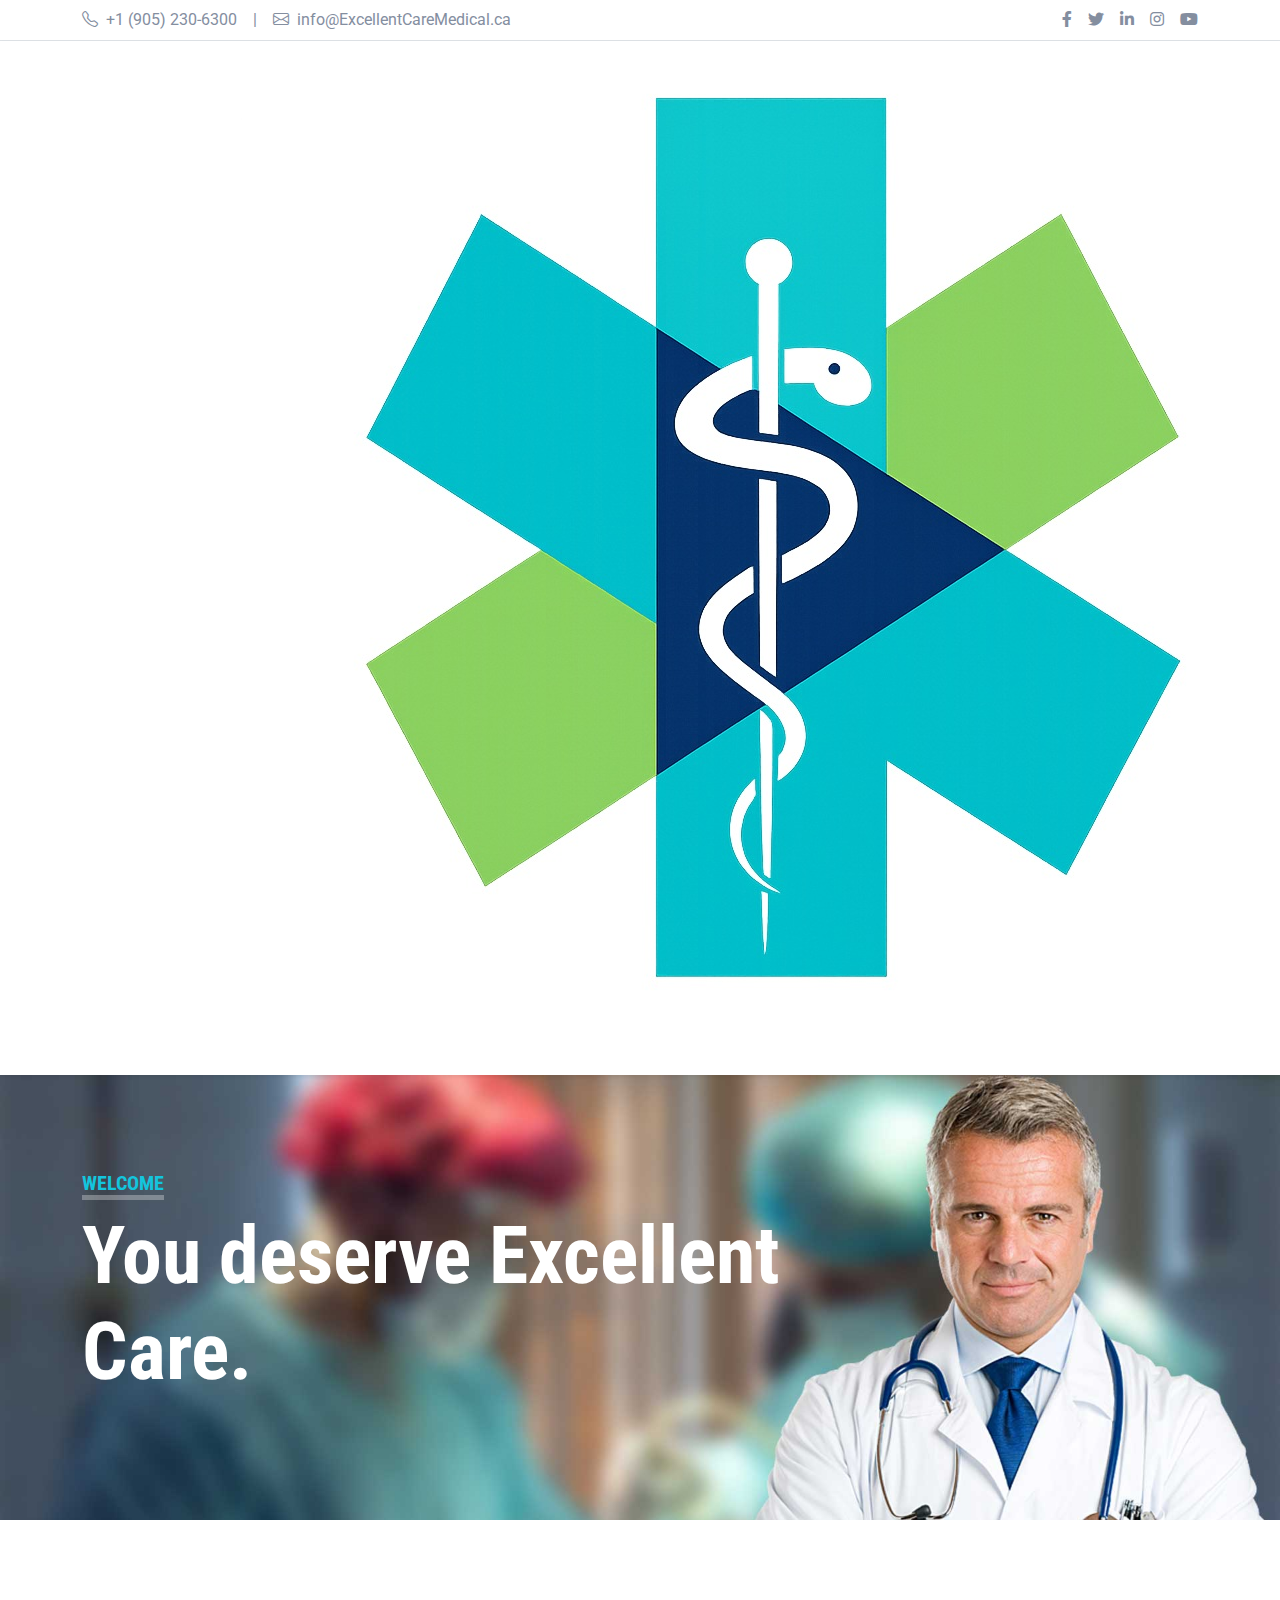
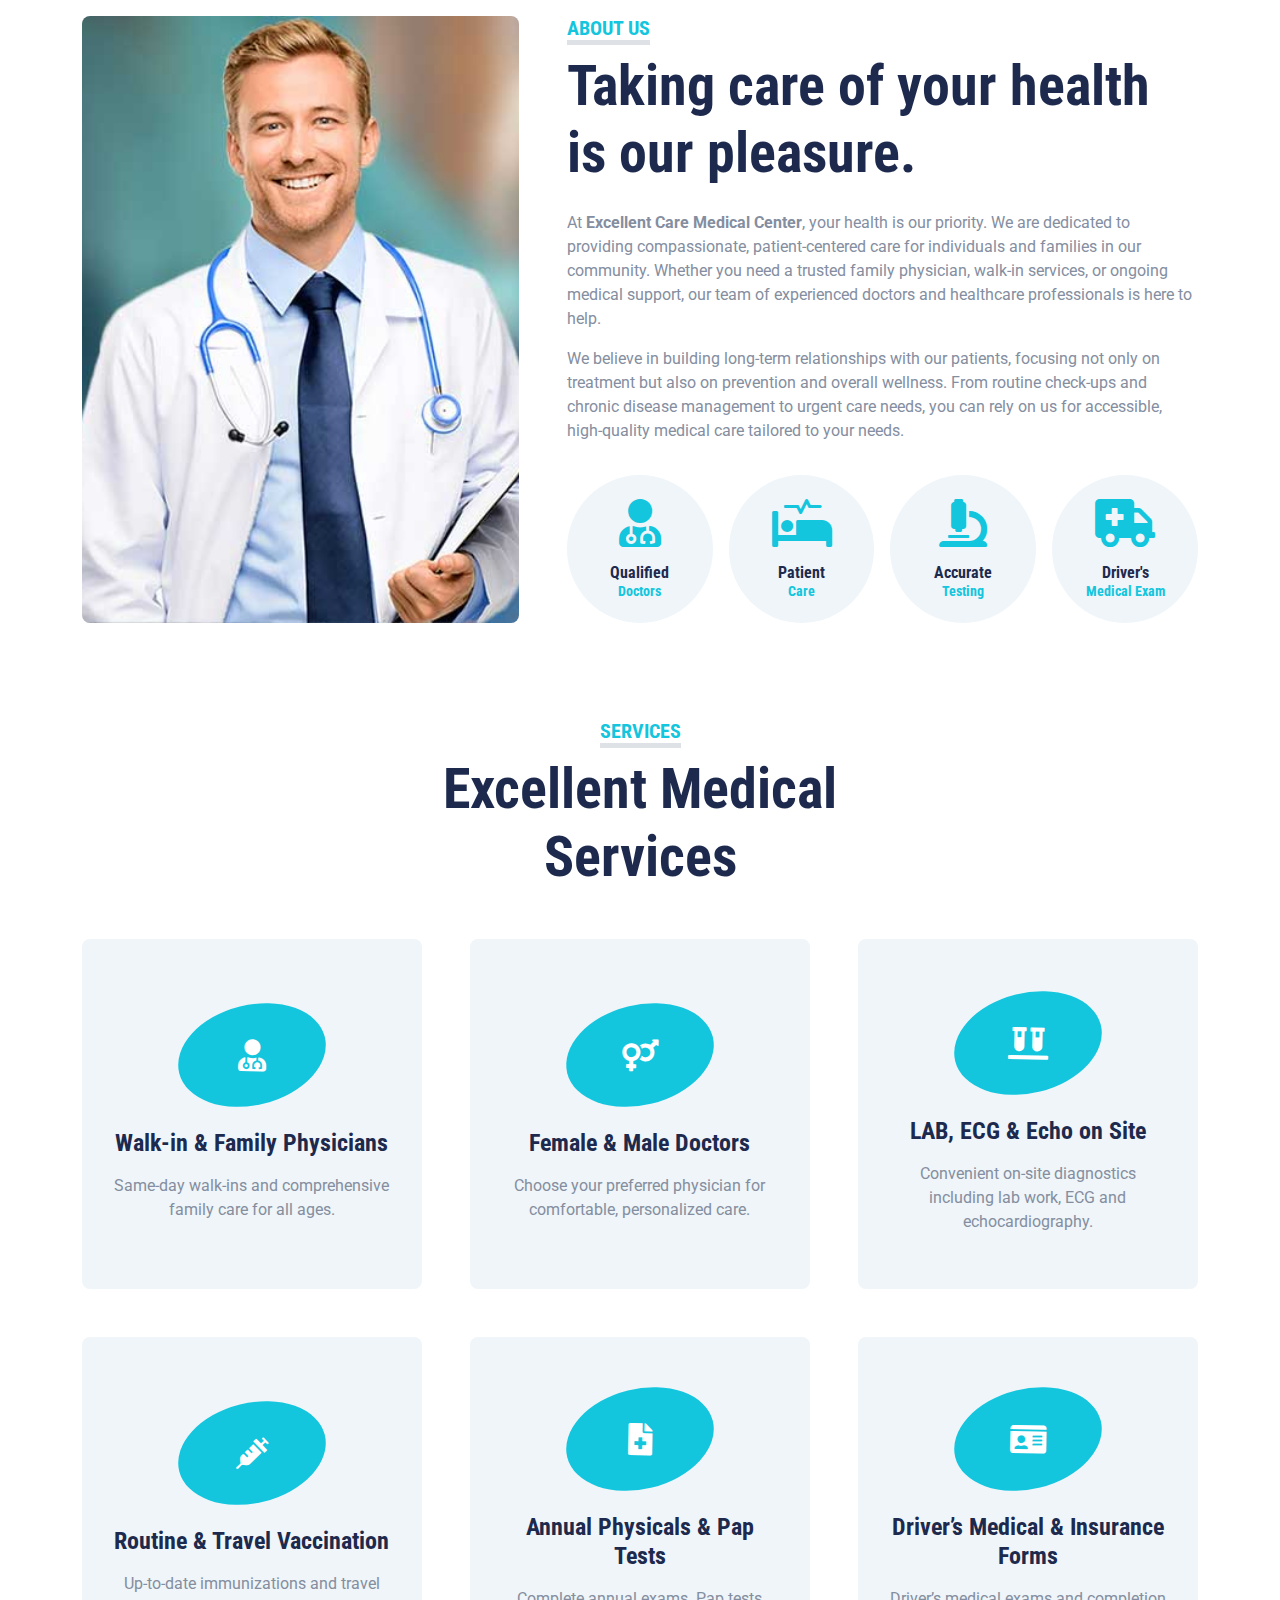
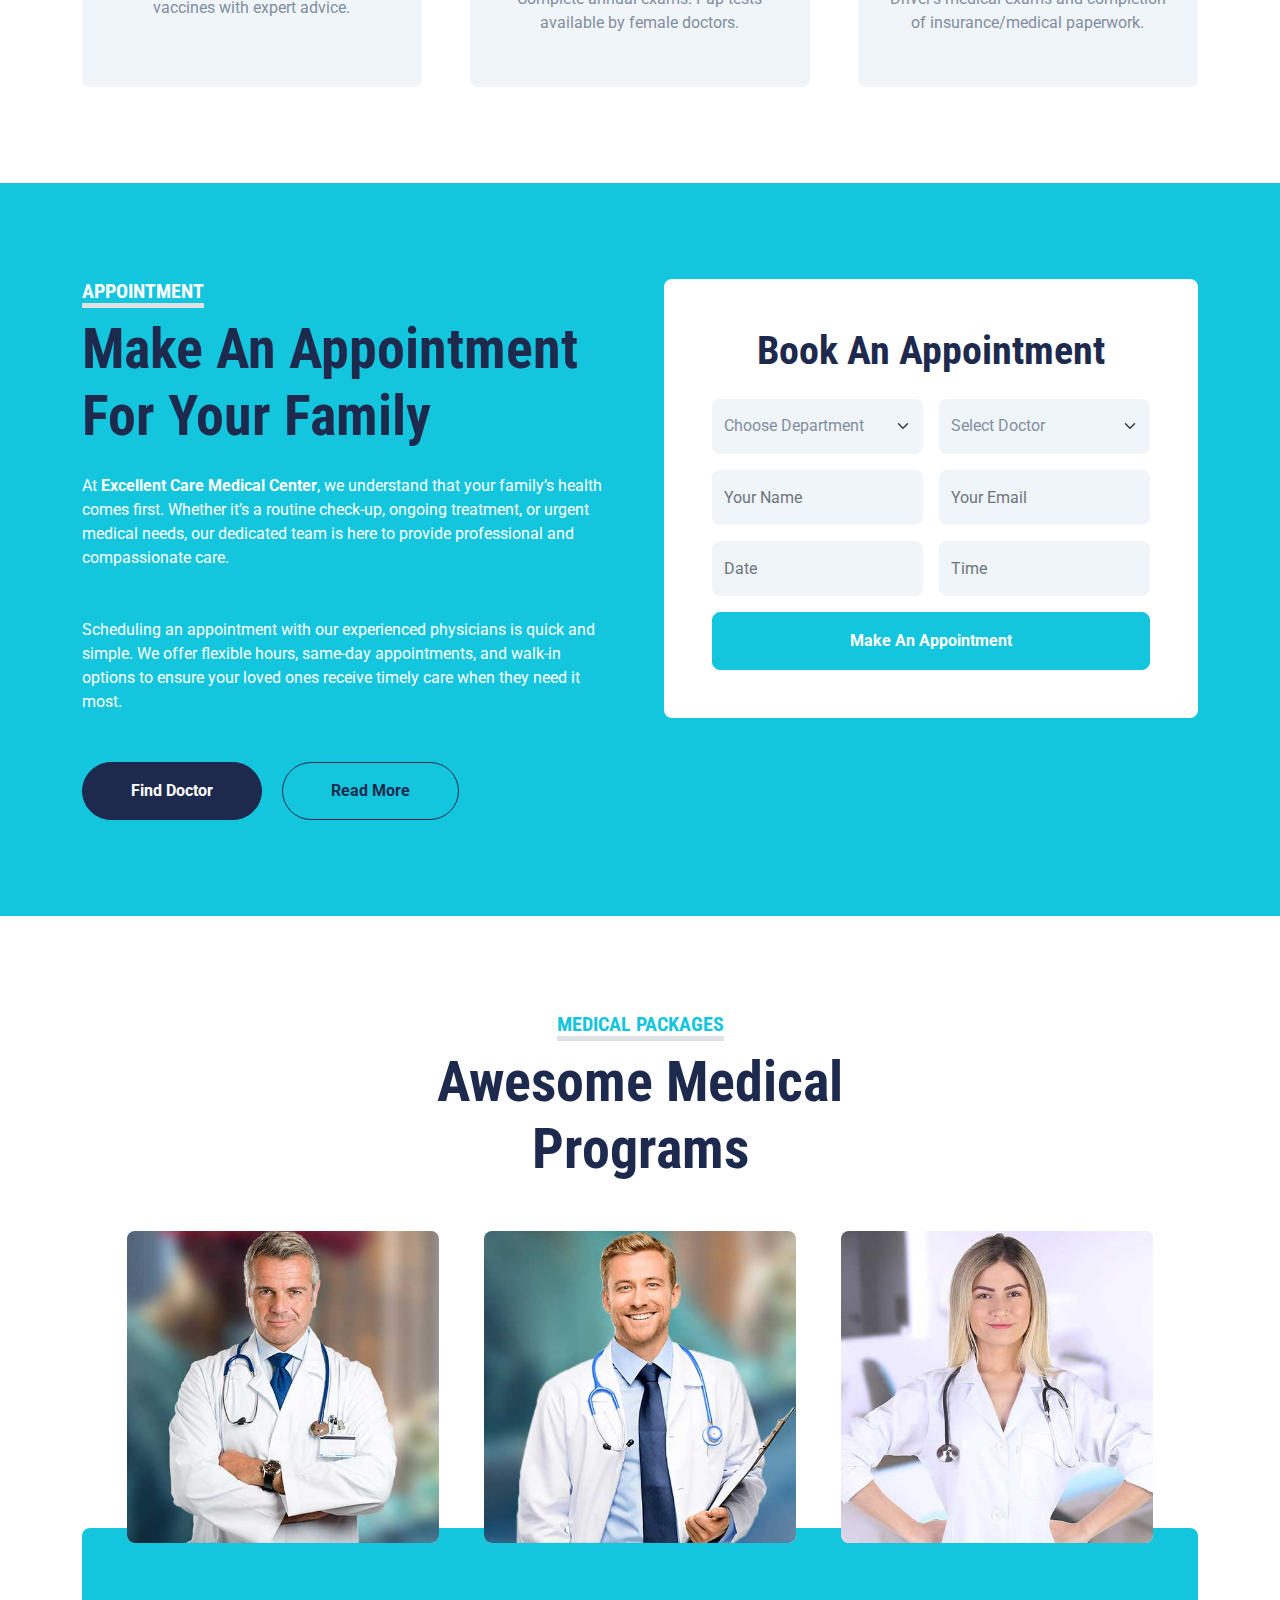
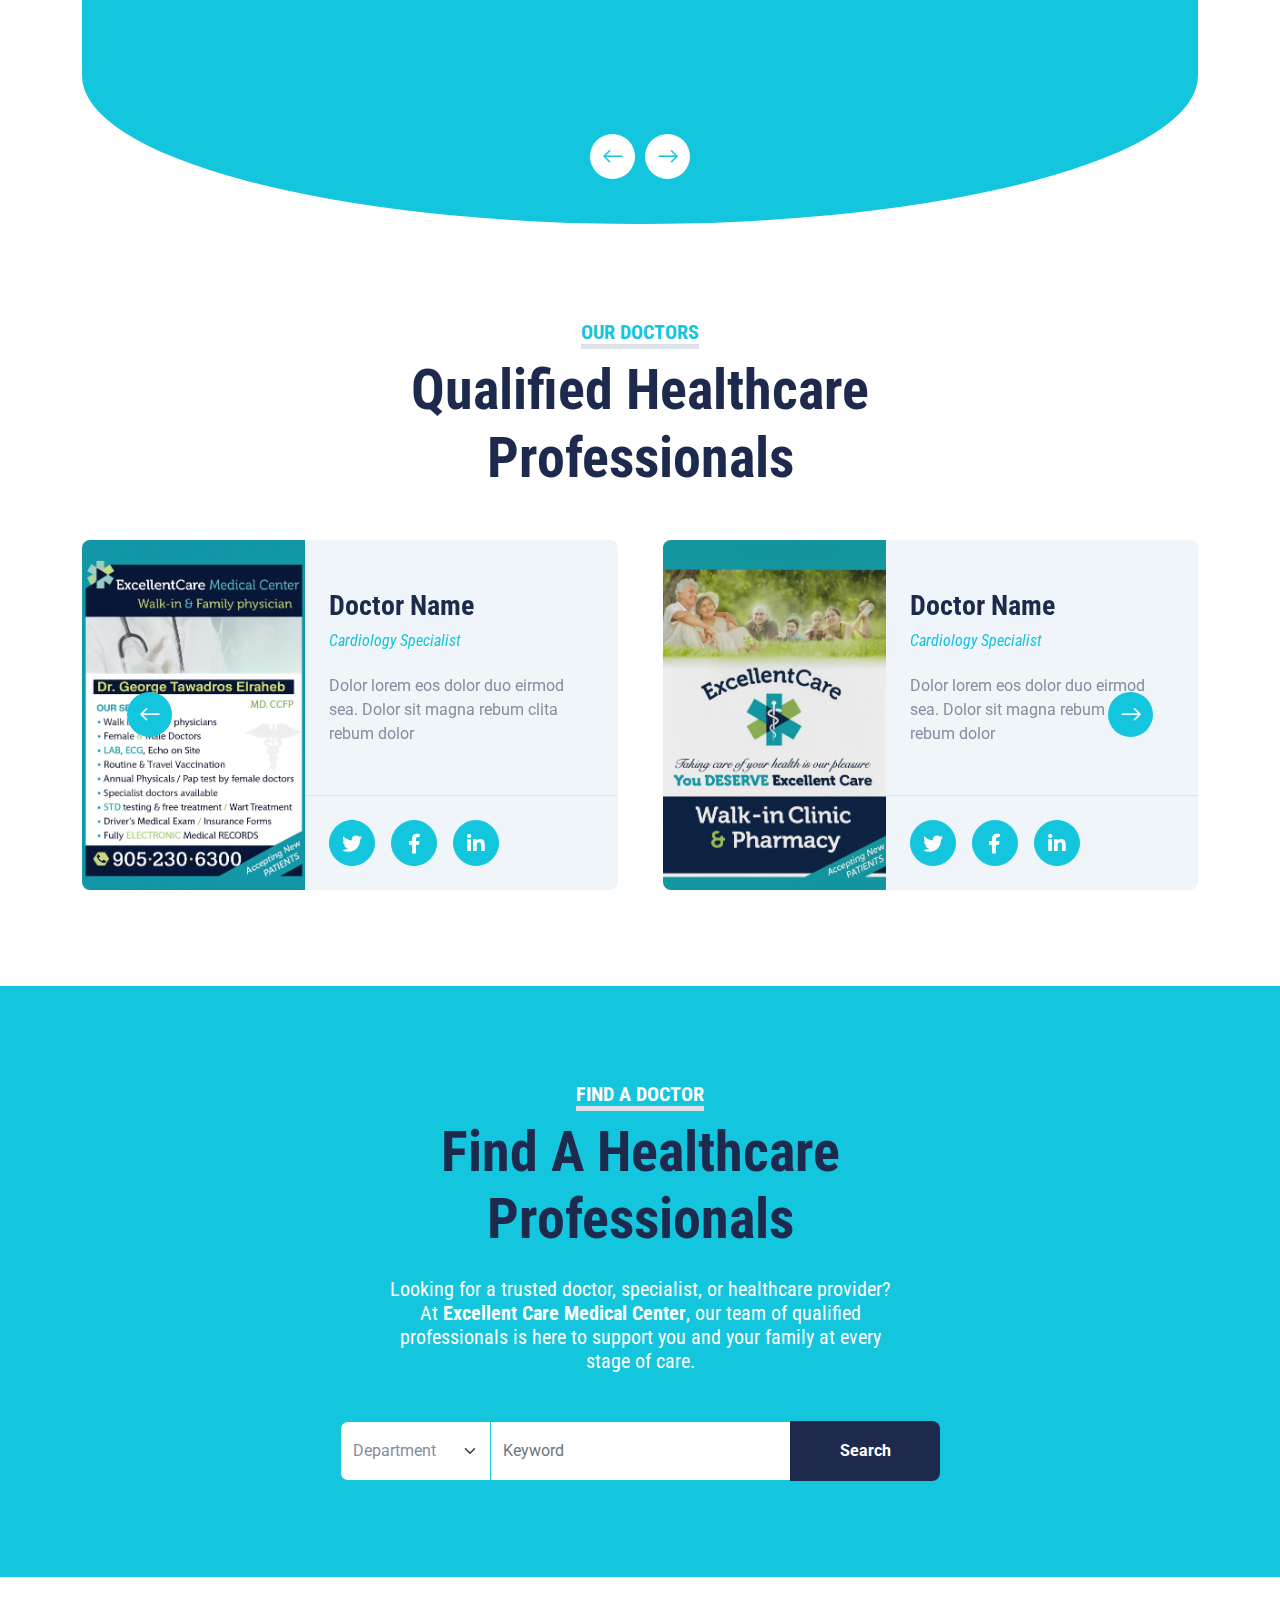
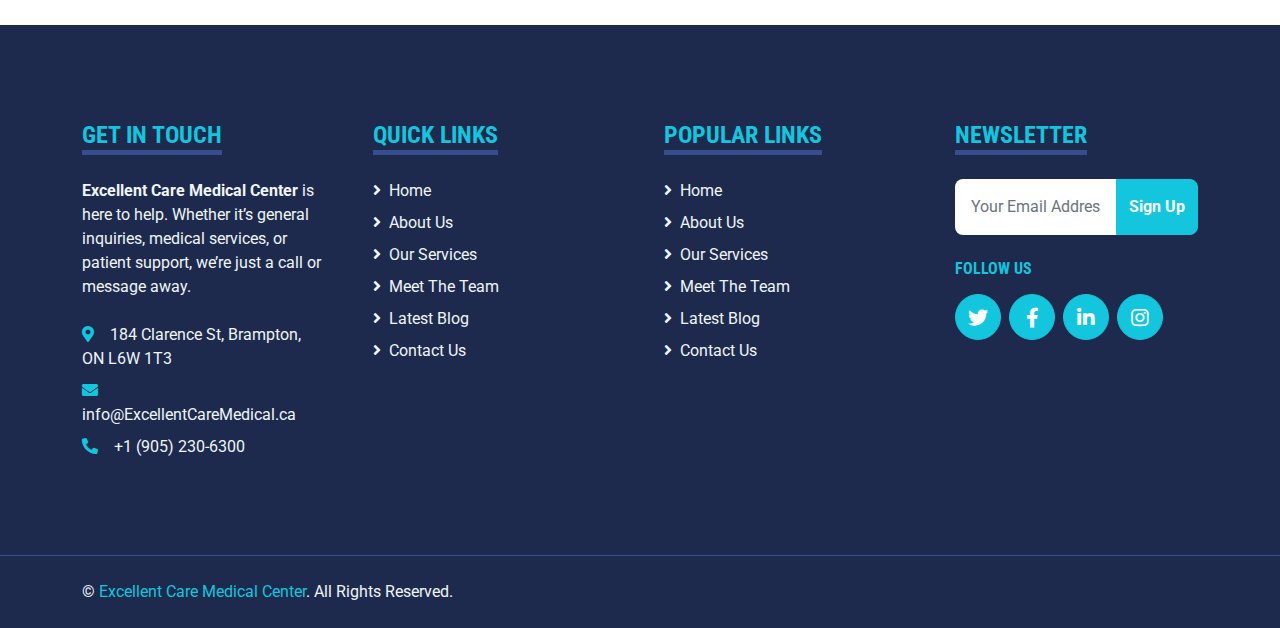
<file: index.html>
<!DOCTYPE html>
<html lang="en">

<head>
    <meta charset="utf-8">
    <title>Excellent Care Medical Center</title>
    <meta content="width=device-width, initial-scale=1.0" name="viewport">
    <meta content="Free HTML Templates" name="keywords">
    <meta content="Free HTML Templates" name="description">

    <!-- Favicon -->
    <link href="img/favicon.png" rel="icon">

    <!-- Google Web Fonts -->
    <link rel="preconnect" href="https://fonts.gstatic.com">
    <link href="https://fonts.googleapis.com/css2?family=Roboto+Condensed:wght@400;700&family=Roboto:wght@400;700&display=swap" rel="stylesheet">  

    <!-- Icon Font Stylesheet -->
    <link href="https://cdnjs.cloudflare.com/ajax/libs/font-awesome/5.15.0/css/all.min.css" rel="stylesheet">
    <link href="https://cdn.jsdelivr.net/npm/bootstrap-icons@1.4.1/font/bootstrap-icons.css" rel="stylesheet">

    <!-- Libraries Stylesheet -->
    <link href="lib/owlcarousel/assets/owl.carousel.min.css" rel="stylesheet">
    <link href="lib/tempusdominus/css/tempusdominus-bootstrap-4.min.css" rel="stylesheet" />

    <!-- Customized Bootstrap Stylesheet -->
    <link href="css/bootstrap.min.css" rel="stylesheet">

    <!-- Template Stylesheet -->
    <link href="css/style.css" rel="stylesheet">
</head>

<body>
    <!-- Topbar Start -->
    <div class="container-fluid py-2 border-bottom d-none d-lg-block">
        <div class="container">
            <div class="row">
                <div class="col-md-6 text-center text-lg-start mb-2 mb-lg-0">
                    <div class="d-inline-flex align-items-center">
                        <a class="text-decoration-none text-body pe-3" href=""><i class="bi bi-telephone me-2"></i>+1 (905) 230-6300</a>
                        <span class="text-body">|</span>
                        <a class="text-decoration-none text-body px-3" href=""><i class="bi bi-envelope me-2"></i>info@ExcellentCareMedical.ca</a>
                    </div>
                </div>
                <div class="col-md-6 text-center text-lg-end">
                    <div class="d-inline-flex align-items-center">
                        <a class="text-body px-2" href="">
                            <i class="fab fa-facebook-f"></i>
                        </a>
                        <a class="text-body px-2" href="">
                            <i class="fab fa-twitter"></i>
                        </a>
                        <a class="text-body px-2" href="">
                            <i class="fab fa-linkedin-in"></i>
                        </a>
                        <a class="text-body px-2" href="">
                            <i class="fab fa-instagram"></i>
                        </a>
                        <a class="text-body ps-2" href="">
                            <i class="fab fa-youtube"></i>
                        </a>
                    </div>
                </div>
            </div>
        </div>
    </div>
    <!-- Topbar End -->


    <!-- Navbar Start -->
    <div class="container-fluid sticky-top bg-white shadow-sm">
        <div class="container">
            <nav class="navbar navbar-expand-lg bg-white navbar-light py-3 py-lg-0">
                <a href="index.html" class="navbar-brand">
                    <!-- <h1 class="m-0 text-uppercase text-primary"><i class="fa fa-clinic-medical me-2"></i>Medinova</h1> -->
					<h1 class="m-0">
					  <img src="img/logo.jpg" alt="Logo" class="logo-small">
					  <span class="brand-lines">
						<span class="excellent-care">Excellent&nbsp;Care</span>
						<!-- <span class="medical-center">Medical Center</span> -->
						<span class="medical-center">Pharmacy</span>
					  </span>
					</h1>

                </a>
                <button class="navbar-toggler" type="button" data-bs-toggle="collapse" data-bs-target="#navbarCollapse">
                    <span class="navbar-toggler-icon"></span>
                </button>
                <div class="collapse navbar-collapse" id="navbarCollapse">
                    <div class="navbar-nav ms-auto py-0">
                        <a href="index.html" class="nav-item nav-link active">Home</a>
                        <a href="about.html" class="nav-item nav-link">About</a>
                        <a href="service.html" class="nav-item nav-link">Service</a>
                        <a href="contact.html" class="nav-item nav-link">Contact</a>
                    </div>
                </div>
            </nav>
        </div>
    </div>
    <!-- Navbar End -->


    <!-- Hero Start -->
    <div class="container-fluid bg-primary py-5 mb-5 hero-header">
        <div class="container py-5">
            <div class="row justify-content-start">
                <div class="col-lg-8 text-center text-lg-start">
                    <h5 class="d-inline-block text-primary text-uppercase border-bottom border-5" style="border-color: rgba(256, 256, 256, .3) !important;">Welcome </h5>
                    <h1 class="display-1 text-white mb-md-4">You deserve <span class="excellent-care">Excellent Care.</span>
                        <!-- <a href="" class="btn btn-light rounded-pill py-md-3 px-md-5 mx-2">Find Doctor</a> -->
                        <!-- <a href="" class="btn btn-outline-light rounded-pill py-md-3 px-md-5 mx-2">Appointment</a> -->
                    </div>
                </div>
            </div>
        </div>
    </div>
    <!-- Hero End -->


    <!-- About Start -->
    <div class="container-fluid py-5">
        <div class="container">
            <div class="row gx-5">
                <div class="col-lg-5 mb-5 mb-lg-0" style="min-height: 500px;">
                    <div class="position-relative h-100">
                        <!-- <img class="position-absolute w-100 h-100 rounded" src="img/flyer-1.jpg" style="object-fit: cover;"> -->
						<img class="position-absolute w-100 h-100 rounded" src="img/team-2.jpg" style="object-fit: cover;">
                    </div>
                </div>
                <div class="col-lg-7">
                    <div class="mb-4">
                        <h5 class="d-inline-block text-primary text-uppercase border-bottom border-5">About Us</h5>
                        <h1 class="display-4">
							<span class="medical-center"> Taking care of your health is our pleasure. </span>
						</h1>
                    </div>
						<p>
						   At <strong>Excellent Care Medical Center</strong>, your health is our priority. 
						  We are dedicated to providing compassionate, patient-centered care for individuals and families in our community. 
						  Whether you need a trusted family physician, walk-in services, or ongoing medical support, 
						  our team of experienced doctors and healthcare professionals is here to help.
						</p>
						<p>
						  We believe in building long-term relationships with our patients, focusing not only on treatment but also on prevention 
						  and overall wellness. From routine check-ups and chronic disease management to urgent care needs, 
						  you can rely on us for accessible, high-quality medical care tailored to your needs.
						</p>
						  
                    <div class="row g-3 pt-3">
                        <div class="col-sm-3 col-6">
                            <div class="bg-light text-center rounded-circle py-4">
                                <i class="fa fa-3x fa-user-md text-primary mb-3"></i>
                                <h6 class="mb-0">Qualified<small class="d-block text-primary">Doctors</small></h6>
                            </div>
                        </div>
                        <div class="col-sm-3 col-6">
                            <div class="bg-light text-center rounded-circle py-4">
                                <i class="fa fa-3x fa-procedures text-primary mb-3"></i>
                                <h6 class="mb-0">Patient<small class="d-block text-primary">Care</small></h6>
                            </div>
                        </div>
                        <div class="col-sm-3 col-6">
                            <div class="bg-light text-center rounded-circle py-4">
                                <i class="fa fa-3x fa-microscope text-primary mb-3"></i>
                                <h6 class="mb-0">Accurate<small class="d-block text-primary">Testing</small></h6>
                            </div>
                        </div>
                        <div class="col-sm-3 col-6">
                            <div class="bg-light text-center rounded-circle py-4">
                                <i class="fa fa-3x fa-ambulance text-primary mb-3"></i>
                                <h6 class="mb-0">Driver's<small class="d-block text-primary">Medical Exam</small></h6>
                            </div>
                        </div>
                    </div>
                </div>
            </div>
        </div>
    </div>
    <!-- About End -->
    

    <!-- Services Start -->
<div class="container-fluid py-5">
    <div class="container">
        <div class="text-center mx-auto mb-5" style="max-width: 500px;">
            <h5 class="d-inline-block text-primary text-uppercase border-bottom border-5">Services</h5>
            <h1 class="display-4">
				<span class="medical-center">Excellent Medical Services</span>
			</h1>
        </div>
        <div class="row g-5">
            <div class="col-lg-4 col-md-6">
                <div class="service-item bg-light rounded d-flex flex-column align-items-center justify-content-center text-center">
                    <div class="service-icon mb-4">
                        <i class="fa fa-2x fa-user-md text-white"></i>
                    </div>
                    <h4 class="mb-3">Walk-in & Family Physicians</h4>
                    <p class="m-0">Same-day walk-ins and comprehensive family care for all ages.</p>
                    <a class="btn btn-lg btn-primary rounded-pill" href="">
                        <i class="bi bi-arrow-right"></i>
                    </a>
                </div>
            </div>
            <div class="col-lg-4 col-md-6">
                <div class="service-item bg-light rounded d-flex flex-column align-items-center justify-content-center text-center">
                    <div class="service-icon mb-4">
                        <i class="fa fa-2x fa-venus-mars text-white"></i>
                    </div>
                    <h4 class="mb-3">Female & Male Doctors</h4>
                    <p class="m-0">Choose your preferred physician for comfortable, personalized care.</p>
                    <a class="btn btn-lg btn-primary rounded-pill" href="">
                        <i class="bi bi-arrow-right"></i>
                    </a>
                </div>
            </div>
            <div class="col-lg-4 col-md-6">
                <div class="service-item bg-light rounded d-flex flex-column align-items-center justify-content-center text-center">
                    <div class="service-icon mb-4">
                        <i class="fa fa-2x fa-vials text-white"></i>
                    </div>
                    <h4 class="mb-3">LAB, ECG & Echo on Site</h4>
                    <p class="m-0">Convenient on-site diagnostics including lab work, ECG and echocardiography.</p>
                    <a class="btn btn-lg btn-primary rounded-pill" href="">
                        <i class="bi bi-arrow-right"></i>
                    </a>
                </div>
            </div>
            <div class="col-lg-4 col-md-6">
                <div class="service-item bg-light rounded d-flex flex-column align-items-center justify-content-center text-center">
                    <div class="service-icon mb-4">
                        <i class="fa fa-2x fa-syringe text-white"></i>
                    </div>
                    <h4 class="mb-3">Routine & Travel Vaccination</h4>
                    <p class="m-0">Up-to-date immunizations and travel vaccines with expert advice.</p>
                    <a class="btn btn-lg btn-primary rounded-pill" href="">
                        <i class="bi bi-arrow-right"></i>
                    </a>
                </div>
            </div>
            <div class="col-lg-4 col-md-6">
                <div class="service-item bg-light rounded d-flex flex-column align-items-center justify-content-center text-center">
                    <div class="service-icon mb-4">
                        <i class="fa fa-2x fa-file-medical text-white"></i>
                    </div>
                    <h4 class="mb-3">Annual Physicals & Pap Tests</h4>
                    <p class="m-0">Complete annual exams. Pap tests available by female doctors.</p>
                    <a class="btn btn-lg btn-primary rounded-pill" href="">
                        <i class="bi bi-arrow-right"></i>
                    </a>
                </div>
            </div>
            <div class="col-lg-4 col-md-6">
                <div class="service-item bg-light rounded d-flex flex-column align-items-center justify-content-center text-center">
                    <div class="service-icon mb-4">
                        <i class="fa fa-2x fa-id-card text-white"></i>
                    </div>
                    <h4 class="mb-3">Driver’s Medical & Insurance Forms</h4>
                    <p class="m-0">Driver’s medical exams and completion of insurance/medical paperwork.</p>
                    <a class="btn btn-lg btn-primary rounded-pill" href="">
                        <i class="bi bi-arrow-right"></i>
                    </a>
                </div>
            </div>
        </div>
    </div>
</div>
<!-- Services End -->



    <!-- Appointment Start -->
    <div class="container-fluid bg-primary my-5 py-5">
        <div class="container py-5">
            <div class="row gx-5">
                <div class="col-lg-6 mb-5 mb-lg-0">
                    <div class="mb-4">
                        <h5 class="d-inline-block text-white text-uppercase border-bottom border-5">Appointment</h5>
                        <h1 class="display-4">Make An Appointment For Your Family</h1>
                    </div>
                    <p class="text-white mb-5">
					  At <strong>Excellent Care Medical Center</strong>, we understand that your family’s health comes first. 
					  Whether it’s a routine check-up, ongoing treatment, or urgent medical needs, our dedicated team is here to 
					  provide professional and compassionate care.
					</p>
					<p class="text-white mb-5">
					  Scheduling an appointment with our experienced physicians is quick and simple. 
					  We offer flexible hours, same-day appointments, and walk-in options to ensure your loved ones receive timely care when they need it most.
					</p>
                    <a class="btn btn-dark rounded-pill py-3 px-5 me-3" href="">Find Doctor</a>
                    <a class="btn btn-outline-dark rounded-pill py-3 px-5" href="">Read More</a>
                </div>
                <div class="col-lg-6">
                    <div class="bg-white text-center rounded p-5">
                        <h1 class="mb-4">Book An Appointment</h1>
                        <form>
                            <div class="row g-3">
                                <div class="col-12 col-sm-6">
                                    <select class="form-select bg-light border-0" style="height: 55px;">
                                        <option selected>Choose Department</option>
                                        <option value="1">Department 1</option>
                                        <option value="2">Department 2</option>
                                        <option value="3">Department 3</option>
                                    </select>
                                </div>
                                <div class="col-12 col-sm-6">
                                    <select class="form-select bg-light border-0" style="height: 55px;">
                                        <option selected>Select Doctor</option>
                                        <option value="1">Doctor 1</option>
                                        <option value="2">Doctor 2</option>
                                        <option value="3">Doctor 3</option>
                                    </select>
                                </div>
                                <div class="col-12 col-sm-6">
                                    <input type="text" class="form-control bg-light border-0" placeholder="Your Name" style="height: 55px;">
                                </div>
                                <div class="col-12 col-sm-6">
                                    <input type="email" class="form-control bg-light border-0" placeholder="Your Email" style="height: 55px;">
                                </div>
                                <div class="col-12 col-sm-6">
                                    <div class="date" id="date" data-target-input="nearest">
                                        <input type="text"
                                            class="form-control bg-light border-0 datetimepicker-input"
                                            placeholder="Date" data-target="#date" data-toggle="datetimepicker" style="height: 55px;">
                                    </div>
                                </div>
                                <div class="col-12 col-sm-6">
                                    <div class="time" id="time" data-target-input="nearest">
                                        <input type="text"
                                            class="form-control bg-light border-0 datetimepicker-input"
                                            placeholder="Time" data-target="#time" data-toggle="datetimepicker" style="height: 55px;">
                                    </div>
                                </div>
                                <div class="col-12">
                                    <button class="btn btn-primary w-100 py-3" type="submit">Make An Appointment</button>
                                </div>
                            </div>
                        </form>
                    </div>
                </div>
            </div>
        </div>
    </div>
    <!-- Appointment End -->


    <!-- Pricing Plan Start -->
    <div class="container-fluid py-5">
        <div class="container">
            <div class="text-center mx-auto mb-5" style="max-width: 500px;">
                <h5 class="d-inline-block text-primary text-uppercase border-bottom border-5">Medical Packages</h5>
                <h1 class="display-4">
					<span class="medical-center">Awesome Medical Programs</span>
				</h1>
            </div>
            <div class="owl-carousel price-carousel position-relative" style="padding: 0 45px 45px 45px;">
                
				<div class="bg-light rounded text-center">
				    <div class="position-relative" >
                        <img class="img-fluid rounded-top" src="img/team-1.jpg" alt="" style="border-radius: 8px !important;">
                    </div>
                </div>
                <div class="bg-light rounded text-center">
                    <div class="position-relative" >
                        <img class="img-fluid rounded-top" src="img/team-2.jpg" alt="" style="border-radius: 8px !important;">
                    </div>
                </div>
				<div class="bg-light rounded text-center">
				    <div class="position-relative" >
                        <img class="img-fluid rounded-top" src="img/team-3.jpg" alt="" style="border-radius: 8px !important;">
                    </div>
                </div>
                <div class="bg-light rounded text-center">
                    <div class="position-relative" >
                        <img class="img-fluid rounded-top" src="img/flyer-2.jpg" alt="" style="border-radius: 8px !important;">
                    </div>
                </div>
                
            </div>
        </div>
    </div>
    <!-- Pricing Plan End -->


    <!-- Team Start -->
    <div class="container-fluid py-5">
        <div class="container">
            <div class="text-center mx-auto mb-5" style="max-width: 500px;">
                <h5 class="d-inline-block text-primary text-uppercase border-bottom border-5">Our Doctors</h5>
                <h1 class="display-4">
					<span class="medical-center">Qualified Healthcare Professionals</span>
				</h1>
            </div>
            <div class="owl-carousel team-carousel position-relative">
                <div class="team-item">
                    <div class="row g-0 bg-light rounded overflow-hidden">
                        <div class="col-12 col-sm-5 h-100">
                            <img class="img-fluid h-100" src="img/flyer-1.jpg" style="object-fit: cover;">
                        </div>
                        <div class="col-12 col-sm-7 h-100 d-flex flex-column">
                            <div class="mt-auto p-4">
                                <h3>Doctor Name</h3>
                                <h6 class="fw-normal fst-italic text-primary mb-4">Cardiology Specialist</h6>
                                <p class="m-0">Dolor lorem eos dolor duo eirmod sea. Dolor sit magna rebum clita rebum dolor</p>
                            </div>
                            <div class="d-flex mt-auto border-top p-4">
                                <a class="btn btn-lg btn-primary btn-lg-square rounded-circle me-3" href="#"><i class="fab fa-twitter"></i></a>
                                <a class="btn btn-lg btn-primary btn-lg-square rounded-circle me-3" href="#"><i class="fab fa-facebook-f"></i></a>
                                <a class="btn btn-lg btn-primary btn-lg-square rounded-circle" href="#"><i class="fab fa-linkedin-in"></i></a>
                            </div>
                        </div>
                    </div>
                </div>
                <div class="team-item">
                    <div class="row g-0 bg-light rounded overflow-hidden">
                        <div class="col-12 col-sm-5 h-100">
                            <img class="img-fluid h-100" src="img/flyer-2.jpg" style="object-fit: cover;">
                        </div>
                        <div class="col-12 col-sm-7 h-100 d-flex flex-column">
                            <div class="mt-auto p-4">
                                <h3>Doctor Name</h3>
                                <h6 class="fw-normal fst-italic text-primary mb-4">Cardiology Specialist</h6>
                                <p class="m-0">Dolor lorem eos dolor duo eirmod sea. Dolor sit magna rebum clita rebum dolor</p>
                            </div>
                            <div class="d-flex mt-auto border-top p-4">
                                <a class="btn btn-lg btn-primary btn-lg-square rounded-circle me-3" href="#"><i class="fab fa-twitter"></i></a>
                                <a class="btn btn-lg btn-primary btn-lg-square rounded-circle me-3" href="#"><i class="fab fa-facebook-f"></i></a>
                                <a class="btn btn-lg btn-primary btn-lg-square rounded-circle" href="#"><i class="fab fa-linkedin-in"></i></a>
                            </div>
                        </div>
                    </div>
                </div>
                <div class="team-item">
                    <div class="row g-0 bg-light rounded overflow-hidden">
                        <div class="col-12 col-sm-5 h-100">
                            <img class="img-fluid h-100" src="img/flyer-1.jpg" style="object-fit: cover;">
                        </div>
                        <div class="col-12 col-sm-7 h-100 d-flex flex-column">
                            <div class="mt-auto p-4">
                                <h3>Doctor Name</h3>
                                <h6 class="fw-normal fst-italic text-primary mb-4">Cardiology Specialist</h6>
                                <p class="m-0">Dolor lorem eos dolor duo eirmod sea. Dolor sit magna rebum clita rebum dolor</p>
                            </div>
                            <div class="d-flex mt-auto border-top p-4">
                                <a class="btn btn-lg btn-primary btn-lg-square rounded-circle me-3" href="#"><i class="fab fa-twitter"></i></a>
                                <a class="btn btn-lg btn-primary btn-lg-square rounded-circle me-3" href="#"><i class="fab fa-facebook-f"></i></a>
                                <a class="btn btn-lg btn-primary btn-lg-square rounded-circle" href="#"><i class="fab fa-linkedin-in"></i></a>
                            </div>
                        </div>
                    </div>
                </div>
            </div>
        </div>
    </div>
    <!-- Team End -->


    <!-- Search Start -->
    <div class="container-fluid bg-primary my-5 py-5">
        <div class="container py-5">
            <div class="text-center mx-auto mb-5" style="max-width: 500px;">
                <h5 class="d-inline-block text-white text-uppercase border-bottom border-5">Find A Doctor</h5>
                <h1 class="display-4 mb-4">Find A Healthcare Professionals</h1>
                <h5 class="text-white fw-normal">
					<p>
					  Looking for a trusted doctor, specialist, or healthcare provider? At 
					  <strong>Excellent Care Medical Center</strong>, our team of qualified professionals is here 
					  to support you and your family at every stage of care. 
					</p>
					
				</h5>
            </div>
            <div class="mx-auto" style="width: 100%; max-width: 600px;">
                <div class="input-group">
                    <select class="form-select border-primary w-25" style="height: 60px;">
                        <option selected>Department</option>
                        <option value="1">Department 1</option>
                        <option value="2">Department 2</option>
                        <option value="3">Department 3</option>
                    </select>
                    <input type="text" class="form-control border-primary w-50" placeholder="Keyword">
                    <button class="btn btn-dark border-0 w-25">Search</button>
                </div>
            </div>
        </div>
    </div>
    <!-- Search End -->


    


    
    

    <!-- ======= Footer ======= -->
    
	<!-- Footer will be injected here -->
	
		<div id="footerContainer"></div>
		
	<!-- =======  End Footer ======= -->

	<script>
		  // Load footer
		  fetch('footer.html')
			.then(res => res.text())
			.then(data => { document.getElementById('footerContainer').innerHTML = data; })
			.catch(err => console.error('Footer load failed:', err));
	
	</script>


    <!-- Back to Top -->
    <a href="#" class="btn btn-lg btn-primary btn-lg-square back-to-top"><i class="bi bi-arrow-up"></i></a>


    <!-- JavaScript Libraries -->
    <script src="https://code.jquery.com/jquery-3.4.1.min.js"></script>
    <script src="https://cdn.jsdelivr.net/npm/bootstrap@5.0.0/dist/js/bootstrap.bundle.min.js"></script>
    <script src="lib/easing/easing.min.js"></script>
    <script src="lib/waypoints/waypoints.min.js"></script>
    <script src="lib/owlcarousel/owl.carousel.min.js"></script>
    <script src="lib/tempusdominus/js/moment.min.js"></script>
    <script src="lib/tempusdominus/js/moment-timezone.min.js"></script>
    <script src="lib/tempusdominus/js/tempusdominus-bootstrap-4.min.js"></script>

    <!-- Template Javascript -->
    <script src="js/main.js"></script>
</body>

</html>
</file>
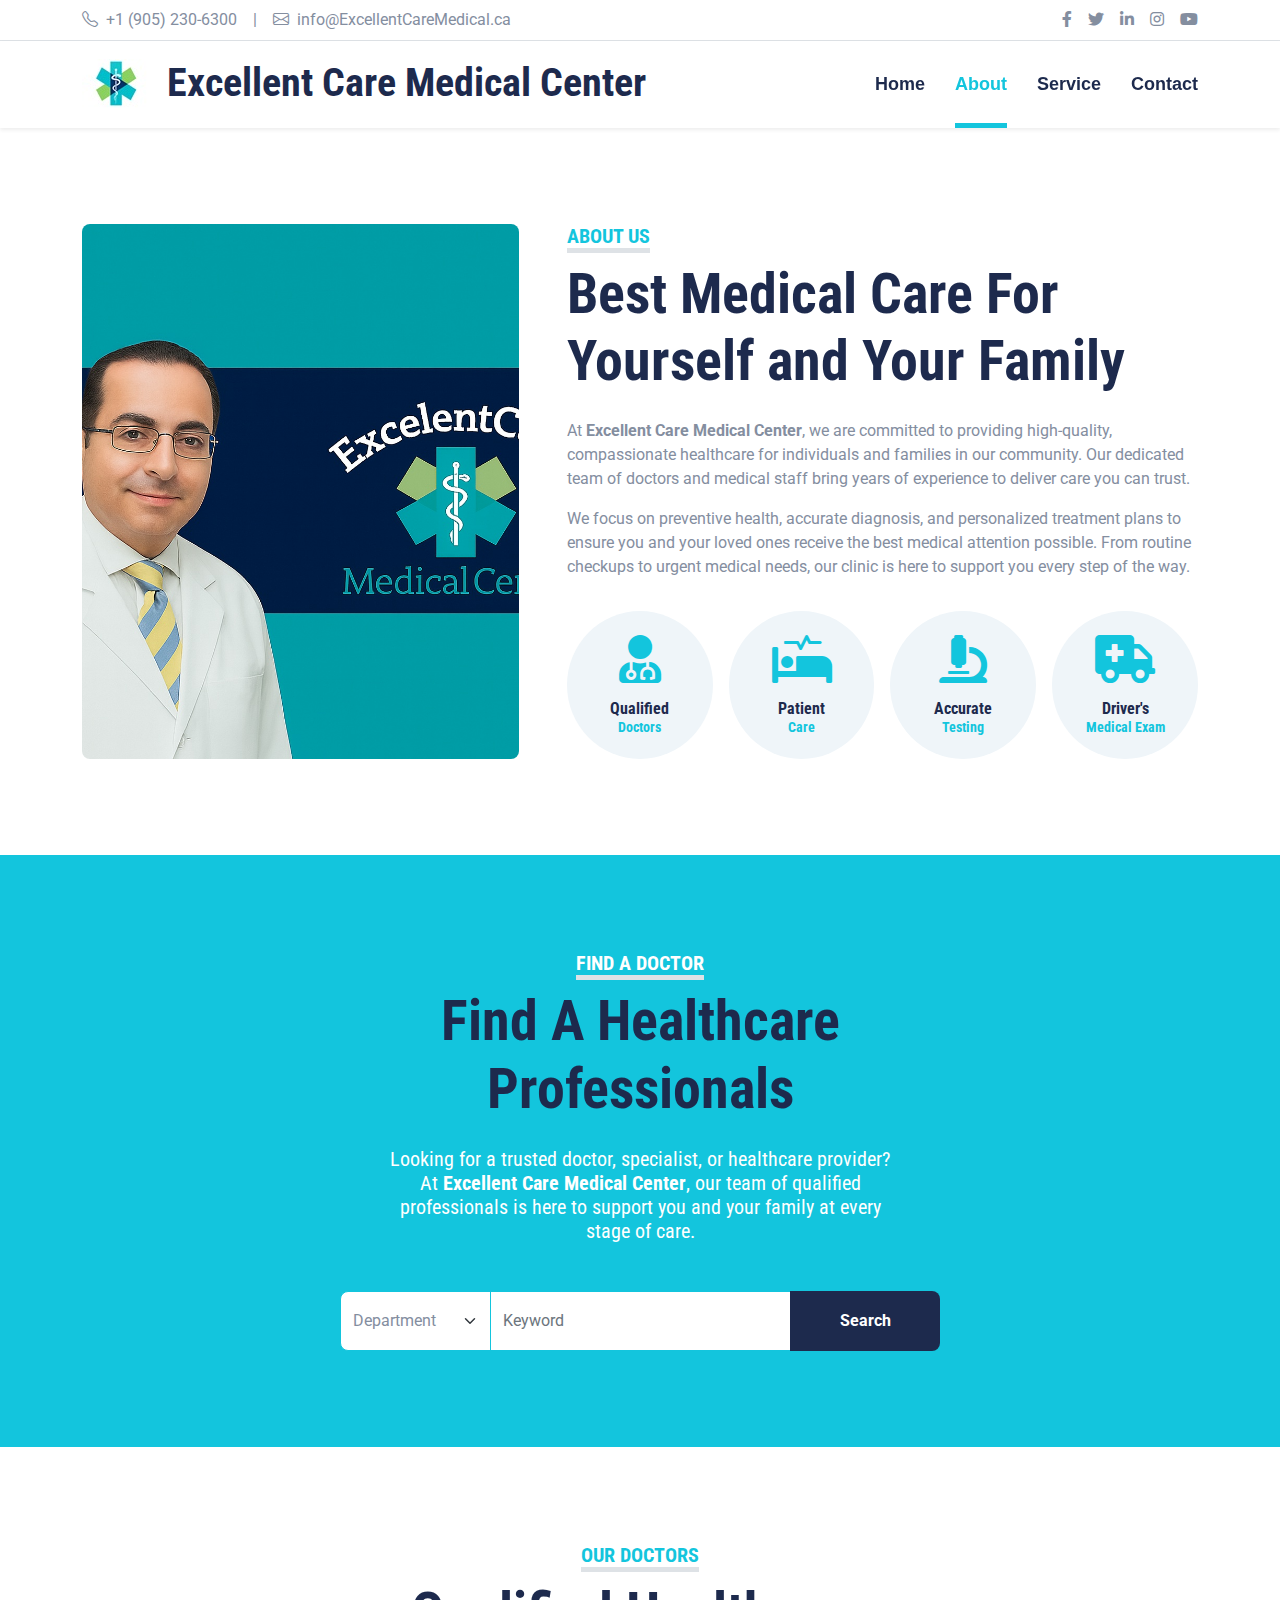
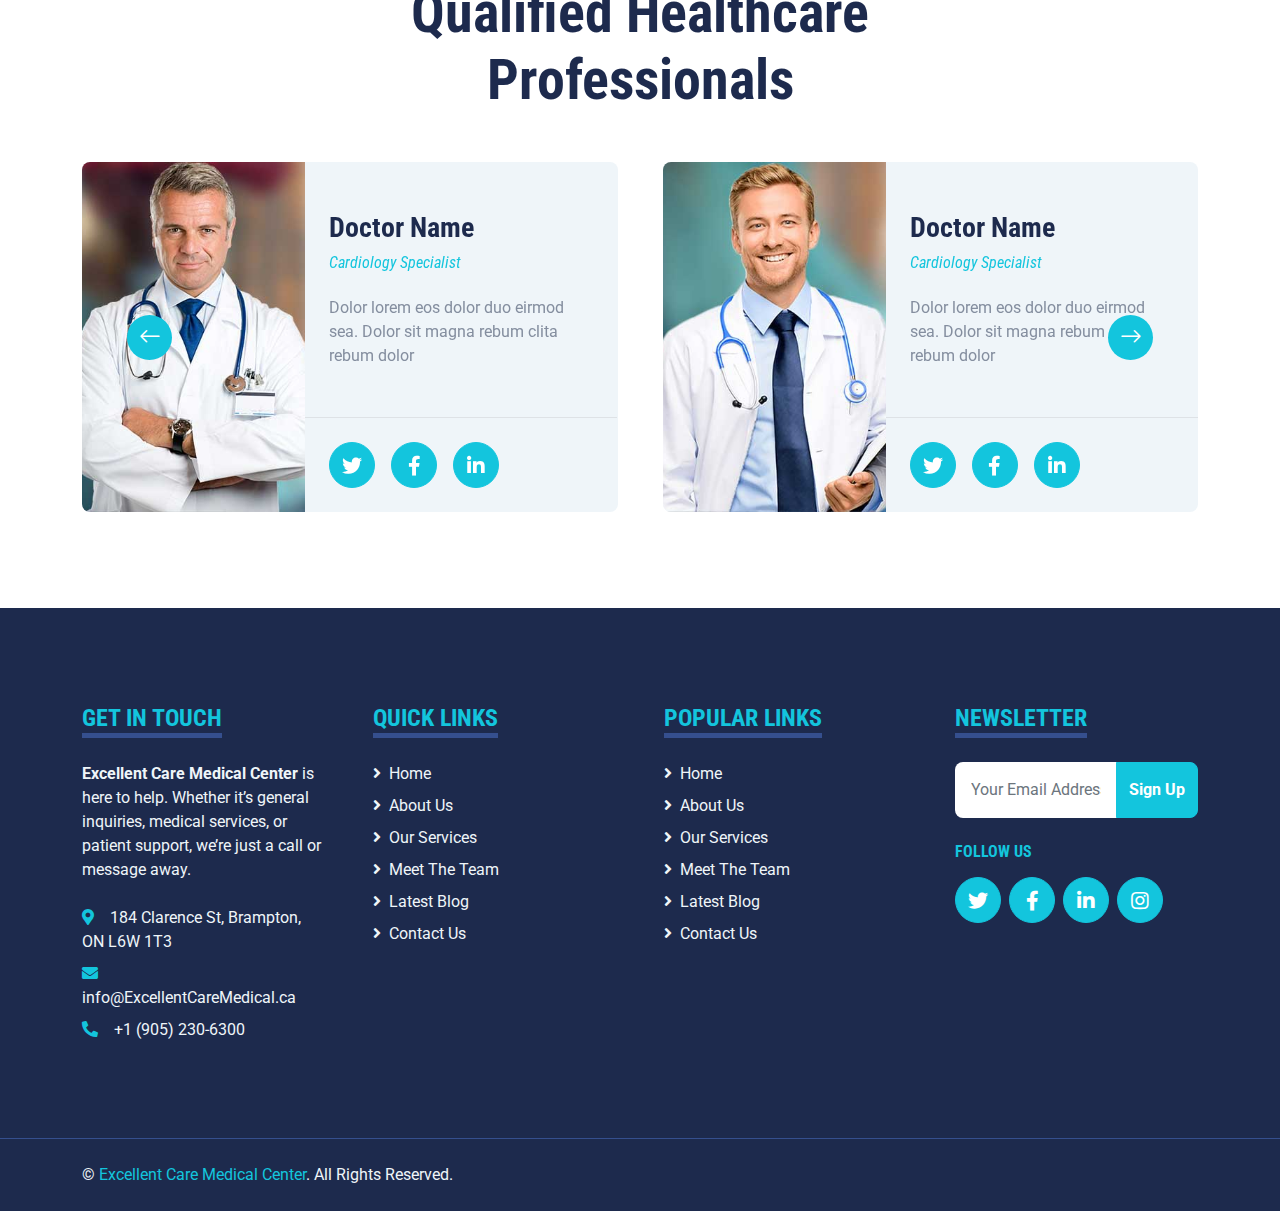
<file: about.html>
<!DOCTYPE html>
<html lang="en">

<head>
    <meta charset="utf-8">
    <title>Excellent Care Medical Center</title>
    <meta content="width=device-width, initial-scale=1.0" name="viewport">
    <meta content="Free HTML Templates" name="keywords">
    <meta content="Free HTML Templates" name="description">

    <!-- Favicon -->
    <link href="img/favicon.ico" rel="icon">

    <!-- Google Web Fonts -->
    <link rel="preconnect" href="https://fonts.gstatic.com">
    <link href="https://fonts.googleapis.com/css2?family=Roboto+Condensed:wght@400;700&family=Roboto:wght@400;700&display=swap" rel="stylesheet">  

    <!-- Icon Font Stylesheet -->
    <link href="https://cdnjs.cloudflare.com/ajax/libs/font-awesome/5.15.0/css/all.min.css" rel="stylesheet">
    <link href="https://cdn.jsdelivr.net/npm/bootstrap-icons@1.4.1/font/bootstrap-icons.css" rel="stylesheet">

    <!-- Libraries Stylesheet -->
    <link href="lib/owlcarousel/assets/owl.carousel.min.css" rel="stylesheet">
    <link href="lib/tempusdominus/css/tempusdominus-bootstrap-4.min.css" rel="stylesheet" />

    <!-- Customized Bootstrap Stylesheet -->
    <link href="css/bootstrap.min.css" rel="stylesheet">

    <!-- Template Stylesheet -->
    <link href="css/style.css" rel="stylesheet">
</head>

<body>
    <!-- Topbar Start -->
    <div class="container-fluid py-2 border-bottom d-none d-lg-block">
        <div class="container">
            <div class="row">
                <div class="col-md-6 text-center text-lg-start mb-2 mb-lg-0">
                    <div class="d-inline-flex align-items-center">
                        <a class="text-decoration-none text-body pe-3" href=""><i class="bi bi-telephone me-2"></i>+1 (905) 230-6300</a>
                        <span class="text-body">|</span>
                        <a class="text-decoration-none text-body px-3" href=""><i class="bi bi-envelope me-2"></i>info@ExcellentCareMedical.ca</a>
                    </div>
                </div>
                <div class="col-md-6 text-center text-lg-end">
                    <div class="d-inline-flex align-items-center">
                        <a class="text-body px-2" href="">
                            <i class="fab fa-facebook-f"></i>
                        </a>
                        <a class="text-body px-2" href="">
                            <i class="fab fa-twitter"></i>
                        </a>
                        <a class="text-body px-2" href="">
                            <i class="fab fa-linkedin-in"></i>
                        </a>
                        <a class="text-body px-2" href="">
                            <i class="fab fa-instagram"></i>
                        </a>
                        <a class="text-body ps-2" href="">
                            <i class="fab fa-youtube"></i>
                        </a>
                    </div>
                </div>
            </div>
        </div>
    </div>
    <!-- Topbar End -->


    <!-- Navbar Start -->
    <div class="container-fluid sticky-top bg-white shadow-sm mb-5">
        <div class="container">
            <nav class="navbar navbar-expand-lg bg-white navbar-light py-3 py-lg-0">
                <a href="index.html" class="navbar-brand">
                    <!-- <h1 class="m-0 text-uppercase text-primary"><i class="fa fa-clinic-medical me-2"></i>Medinova</h1> -->
					<h1 class="m-0">
					  <img src="img/logo-small.jpg" alt="Logo" class="logo-small">
					  <span class="brand-lines">
						<span class="excellent-care">Excellent&nbsp;Care</span>
						<span class="medical-center">Medical Center</span>
					  </span>
					</h1>
                </a>
                <button class="navbar-toggler" type="button" data-bs-toggle="collapse" data-bs-target="#navbarCollapse">
                    <span class="navbar-toggler-icon"></span>
                </button>
                <div class="collapse navbar-collapse" id="navbarCollapse">
                    <div class="navbar-nav ms-auto py-0">
                        <a href="index.html" class="nav-item nav-link">Home</a>
                        <a href="about.html" class="nav-item nav-link active">About</a>
                        <a href="service.html" class="nav-item nav-link">Service</a>
                        <a href="contact.html" class="nav-item nav-link">Contact</a>
                    </div>
                </div>
            </nav>
        </div>
    </div>
    <!-- Navbar End -->


    <!-- About Start -->
    <div class="container-fluid py-5">
        <div class="container">
            <div class="row gx-5">
                <div class="col-lg-5 mb-5 mb-lg-0" style="min-height: 500px;">
                    <div class="position-relative h-100">
                        <img class="position-absolute w-100 h-100 rounded" src="img/1-male-small.jpg" style="object-fit: cover;">
                    </div>
                </div>
                <div class="col-lg-7">
                    <div class="mb-4">
                        <h5 class="d-inline-block text-primary text-uppercase border-bottom border-5">About Us</h5>
                        <h1 class="display-4">
							<span class="medical-center">Best Medical Care For Yourself and Your Family</span>
						</h1>
                    </div>
                    <p>
					  At <strong>Excellent Care Medical Center</strong>, we are committed to providing high-quality, 
					  compassionate healthcare for individuals and families in our community. Our dedicated team of 
					  doctors and medical staff bring years of experience to deliver care you can trust.
					</p>
					<p>
					  We focus on preventive health, accurate diagnosis, and personalized treatment plans to ensure 
					  you and your loved ones receive the best medical attention possible. From routine checkups to 
					  urgent medical needs, our clinic is here to support you every step of the way.
					</p>
                    <div class="row g-3 pt-3">
                        <div class="col-sm-3 col-6">
                            <div class="bg-light text-center rounded-circle py-4">
                                <i class="fa fa-3x fa-user-md text-primary mb-3"></i>
                                <h6 class="mb-0">Qualified<small class="d-block text-primary">Doctors</small></h6>
                            </div>
                        </div>
                        <div class="col-sm-3 col-6">
                            <div class="bg-light text-center rounded-circle py-4">
                                <i class="fa fa-3x fa-procedures text-primary mb-3"></i>
                                <h6 class="mb-0">Patient<small class="d-block text-primary">Care</small></h6>
                            </div>
                        </div>
                        <div class="col-sm-3 col-6">
                            <div class="bg-light text-center rounded-circle py-4">
                                <i class="fa fa-3x fa-microscope text-primary mb-3"></i>
                                <h6 class="mb-0">Accurate<small class="d-block text-primary">Testing</small></h6>
                            </div>
                        </div>
                        <div class="col-sm-3 col-6">
                            <div class="bg-light text-center rounded-circle py-4">
                                <i class="fa fa-3x fa-ambulance text-primary mb-3"></i>
                                <h6 class="mb-0">Driver's<small class="d-block text-primary">Medical Exam</small></h6>
                            </div>
                        </div>
                    </div>
                </div>
            </div>
        </div>
    </div>
    <!-- About End -->


    <!-- Search Start -->
    <div class="container-fluid bg-primary my-5 py-5">
        <div class="container py-5">
            <div class="text-center mx-auto mb-5" style="max-width: 500px;">
                <h5 class="d-inline-block text-white text-uppercase border-bottom border-5">Find A Doctor</h5>
                <h1 class="display-4 mb-4">Find A Healthcare Professionals</h1>
                <h5 class="text-white fw-normal"><p>
					  Looking for a trusted doctor, specialist, or healthcare provider? At 
					  <strong>Excellent Care Medical Center</strong>, our team of qualified professionals is here 
					  to support you and your family at every stage of care. 
					</p>
				</h5>
            </div>
            <div class="mx-auto" style="width: 100%; max-width: 600px;">
                <div class="input-group">
                    <select class="form-select border-primary w-25" style="height: 60px;">
                        <option selected>Department</option>
                        <option value="1">Department 1</option>
                        <option value="2">Department 2</option>
                        <option value="3">Department 3</option>
                    </select>
                    <input type="text" class="form-control border-primary w-50" placeholder="Keyword">
                    <button class="btn btn-dark border-0 w-25">Search</button>
                </div>
            </div>
        </div>
    </div>
    <!-- Search End -->


    <!-- Team Start -->
    <div class="container-fluid py-5">
        <div class="container">
            <div class="text-center mx-auto mb-5" style="max-width: 500px;">
                <h5 class="d-inline-block text-primary text-uppercase border-bottom border-5">Our Doctors</h5>
                <h1 class="display-4">
					<span class="medical-center">Qualified Healthcare Professionals</span>
				</h1>
            </div>
            <div class="owl-carousel team-carousel position-relative">
                <div class="team-item">
                    <div class="row g-0 bg-light rounded overflow-hidden">
                        <div class="col-12 col-sm-5 h-100">
                            <img class="img-fluid h-100" src="img/team-1.jpg" style="object-fit: cover;">
                        </div>
                        <div class="col-12 col-sm-7 h-100 d-flex flex-column">
                            <div class="mt-auto p-4">
                                <h3>Doctor Name</h3>
                                <h6 class="fw-normal fst-italic text-primary mb-4">Cardiology Specialist</h6>
                                <p class="m-0">Dolor lorem eos dolor duo eirmod sea. Dolor sit magna rebum clita rebum dolor</p>
                            </div>
                            <div class="d-flex mt-auto border-top p-4">
                                <a class="btn btn-lg btn-primary btn-lg-square rounded-circle me-3" href="#"><i class="fab fa-twitter"></i></a>
                                <a class="btn btn-lg btn-primary btn-lg-square rounded-circle me-3" href="#"><i class="fab fa-facebook-f"></i></a>
                                <a class="btn btn-lg btn-primary btn-lg-square rounded-circle" href="#"><i class="fab fa-linkedin-in"></i></a>
                            </div>
                        </div>
                    </div>
                </div>
                <div class="team-item">
                    <div class="row g-0 bg-light rounded overflow-hidden">
                        <div class="col-12 col-sm-5 h-100">
                            <img class="img-fluid h-100" src="img/team-2.jpg" style="object-fit: cover;">
                        </div>
                        <div class="col-12 col-sm-7 h-100 d-flex flex-column">
                            <div class="mt-auto p-4">
                                <h3>Doctor Name</h3>
                                <h6 class="fw-normal fst-italic text-primary mb-4">Cardiology Specialist</h6>
                                <p class="m-0">Dolor lorem eos dolor duo eirmod sea. Dolor sit magna rebum clita rebum dolor</p>
                            </div>
                            <div class="d-flex mt-auto border-top p-4">
                                <a class="btn btn-lg btn-primary btn-lg-square rounded-circle me-3" href="#"><i class="fab fa-twitter"></i></a>
                                <a class="btn btn-lg btn-primary btn-lg-square rounded-circle me-3" href="#"><i class="fab fa-facebook-f"></i></a>
                                <a class="btn btn-lg btn-primary btn-lg-square rounded-circle" href="#"><i class="fab fa-linkedin-in"></i></a>
                            </div>
                        </div>
                    </div>
                </div>
                <div class="team-item">
                    <div class="row g-0 bg-light rounded overflow-hidden">
                        <div class="col-12 col-sm-5 h-100">
                            <img class="img-fluid h-100" src="img/team-3.jpg" style="object-fit: cover;">
                        </div>
                        <div class="col-12 col-sm-7 h-100 d-flex flex-column">
                            <div class="mt-auto p-4">
                                <h3>Doctor Name</h3>
                                <h6 class="fw-normal fst-italic text-primary mb-4">Cardiology Specialist</h6>
                                <p class="m-0">Dolor lorem eos dolor duo eirmod sea. Dolor sit magna rebum clita rebum dolor</p>
                            </div>
                            <div class="d-flex mt-auto border-top p-4">
                                <a class="btn btn-lg btn-primary btn-lg-square rounded-circle me-3" href="#"><i class="fab fa-twitter"></i></a>
                                <a class="btn btn-lg btn-primary btn-lg-square rounded-circle me-3" href="#"><i class="fab fa-facebook-f"></i></a>
                                <a class="btn btn-lg btn-primary btn-lg-square rounded-circle" href="#"><i class="fab fa-linkedin-in"></i></a>
                            </div>
                        </div>
                    </div>
                </div>
            </div>
        </div>
    </div>
    <!-- Team End -->


    <!-- ======= Footer ======= -->
    
	<!-- Footer will be injected here -->
	
		<div id="footerContainer"></div>
		
	<!-- =======  End Footer ======= -->

	<script>
		  // Load footer
		  fetch('footer.html')
			.then(res => res.text())
			.then(data => { document.getElementById('footerContainer').innerHTML = data; })
			.catch(err => console.error('Footer load failed:', err));
	
	</script>


    <!-- Back to Top -->
    <a href="#" class="btn btn-lg btn-primary btn-lg-square back-to-top"><i class="bi bi-arrow-up"></i></a>


    <!-- JavaScript Libraries -->
    <script src="https://code.jquery.com/jquery-3.4.1.min.js"></script>
    <script src="https://cdn.jsdelivr.net/npm/bootstrap@5.0.0/dist/js/bootstrap.bundle.min.js"></script>
    <script src="lib/easing/easing.min.js"></script>
    <script src="lib/waypoints/waypoints.min.js"></script>
    <script src="lib/owlcarousel/owl.carousel.min.js"></script>
    <script src="lib/tempusdominus/js/moment.min.js"></script>
    <script src="lib/tempusdominus/js/moment-timezone.min.js"></script>
    <script src="lib/tempusdominus/js/tempusdominus-bootstrap-4.min.js"></script>

    <!-- Template Javascript -->
    <script src="js/main.js"></script>
</body>

</html>
</file>
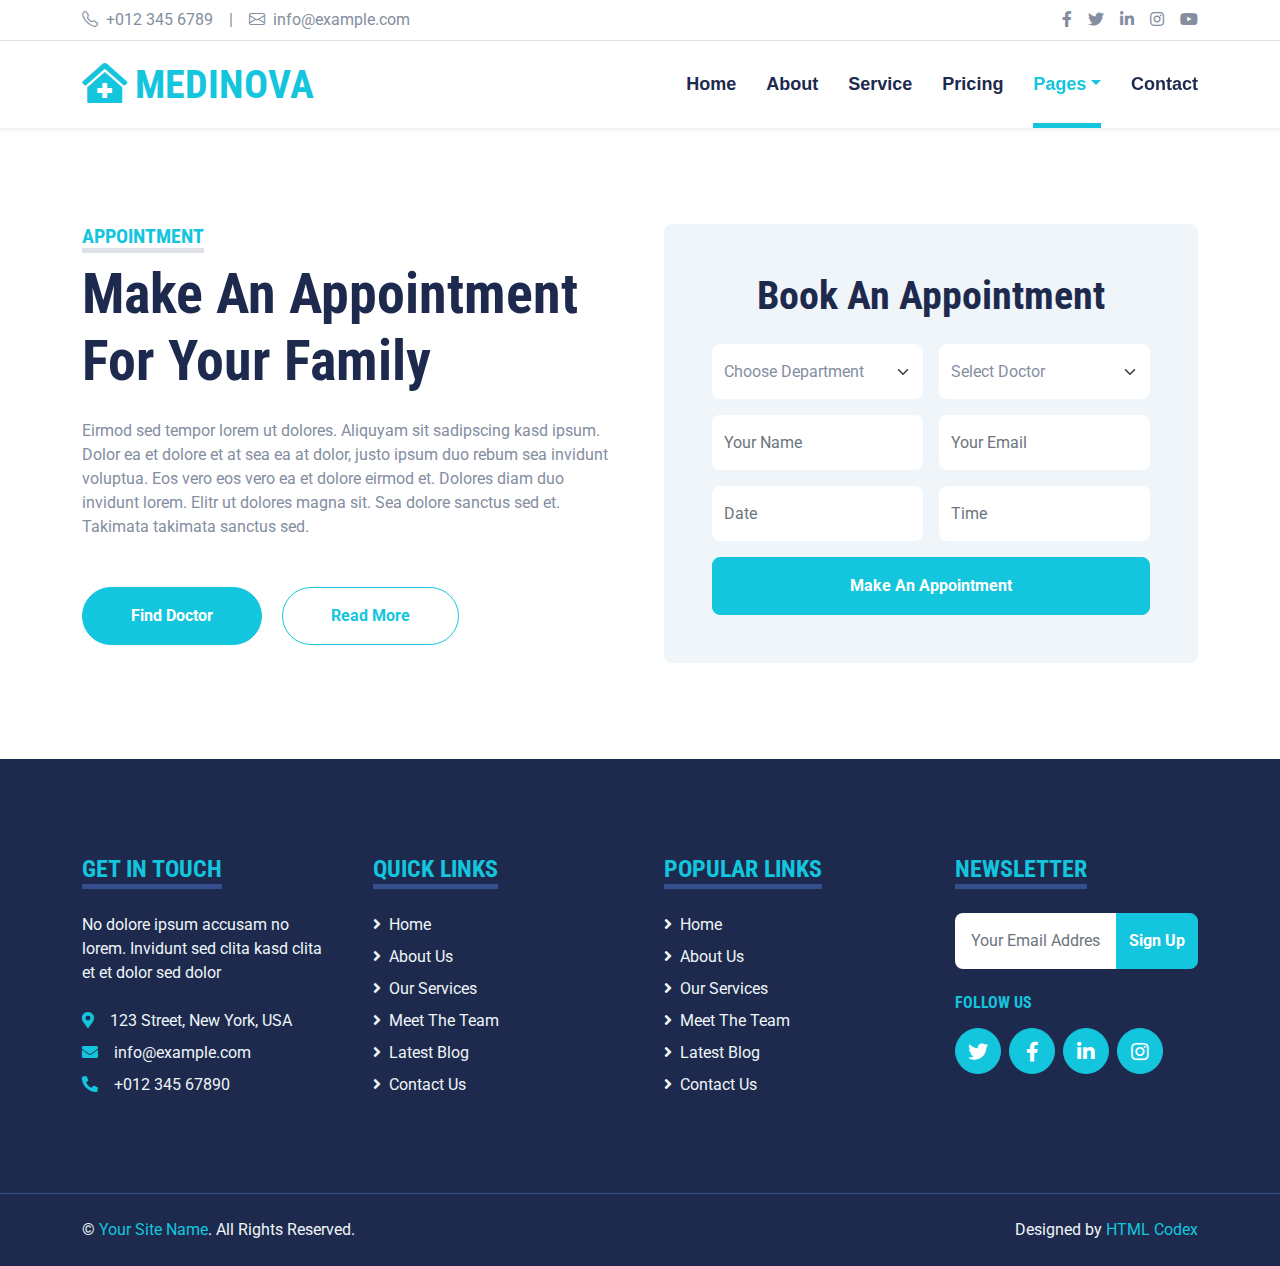
<file: appointment.html>
<!DOCTYPE html>
<html lang="en">

<head>
    <meta charset="utf-8">
    <title>MEDINOVA - Hospital Website Template</title>
    <meta content="width=device-width, initial-scale=1.0" name="viewport">
    <meta content="Free HTML Templates" name="keywords">
    <meta content="Free HTML Templates" name="description">

    <!-- Favicon -->
    <link href="img/favicon.ico" rel="icon">

    <!-- Google Web Fonts -->
    <link rel="preconnect" href="https://fonts.gstatic.com">
    <link href="https://fonts.googleapis.com/css2?family=Roboto+Condensed:wght@400;700&family=Roboto:wght@400;700&display=swap" rel="stylesheet">  

    <!-- Icon Font Stylesheet -->
    <link href="https://cdnjs.cloudflare.com/ajax/libs/font-awesome/5.15.0/css/all.min.css" rel="stylesheet">
    <link href="https://cdn.jsdelivr.net/npm/bootstrap-icons@1.4.1/font/bootstrap-icons.css" rel="stylesheet">

    <!-- Libraries Stylesheet -->
    <link href="lib/owlcarousel/assets/owl.carousel.min.css" rel="stylesheet">
    <link href="lib/tempusdominus/css/tempusdominus-bootstrap-4.min.css" rel="stylesheet" />

    <!-- Customized Bootstrap Stylesheet -->
    <link href="css/bootstrap.min.css" rel="stylesheet">

    <!-- Template Stylesheet -->
    <link href="css/style.css" rel="stylesheet">
</head>

<body>
    <!-- Topbar Start -->
    <div class="container-fluid py-2 border-bottom d-none d-lg-block">
        <div class="container">
            <div class="row">
                <div class="col-md-6 text-center text-lg-start mb-2 mb-lg-0">
                    <div class="d-inline-flex align-items-center">
                        <a class="text-decoration-none text-body pe-3" href=""><i class="bi bi-telephone me-2"></i>+012 345 6789</a>
                        <span class="text-body">|</span>
                        <a class="text-decoration-none text-body px-3" href=""><i class="bi bi-envelope me-2"></i>info@example.com</a>
                    </div>
                </div>
                <div class="col-md-6 text-center text-lg-end">
                    <div class="d-inline-flex align-items-center">
                        <a class="text-body px-2" href="">
                            <i class="fab fa-facebook-f"></i>
                        </a>
                        <a class="text-body px-2" href="">
                            <i class="fab fa-twitter"></i>
                        </a>
                        <a class="text-body px-2" href="">
                            <i class="fab fa-linkedin-in"></i>
                        </a>
                        <a class="text-body px-2" href="">
                            <i class="fab fa-instagram"></i>
                        </a>
                        <a class="text-body ps-2" href="">
                            <i class="fab fa-youtube"></i>
                        </a>
                    </div>
                </div>
            </div>
        </div>
    </div>
    <!-- Topbar End -->


    <!-- Navbar Start -->
    <div class="container-fluid sticky-top bg-white shadow-sm mb-5">
        <div class="container">
            <nav class="navbar navbar-expand-lg bg-white navbar-light py-3 py-lg-0">
                <a href="index.html" class="navbar-brand">
                    <h1 class="m-0 text-uppercase text-primary"><i class="fa fa-clinic-medical me-2"></i>Medinova</h1>
                </a>
                <button class="navbar-toggler" type="button" data-bs-toggle="collapse" data-bs-target="#navbarCollapse">
                    <span class="navbar-toggler-icon"></span>
                </button>
                <div class="collapse navbar-collapse" id="navbarCollapse">
                    <div class="navbar-nav ms-auto py-0">
                        <a href="index.html" class="nav-item nav-link">Home</a>
                        <a href="about.html" class="nav-item nav-link">About</a>
                        <a href="service.html" class="nav-item nav-link">Service</a>
                        <a href="price.html" class="nav-item nav-link">Pricing</a>
                        <div class="nav-item dropdown">
                            <a href="#" class="nav-link dropdown-toggle active" data-bs-toggle="dropdown">Pages</a>
                            <div class="dropdown-menu m-0">
                                <a href="blog.html" class="dropdown-item">Blog Grid</a>
                                <a href="detail.html" class="dropdown-item">Blog Detail</a>
                                <a href="team.html" class="dropdown-item">The Team</a>
                                <a href="testimonial.html" class="dropdown-item">Testimonial</a>
                                <a href="appointment.html" class="dropdown-item active">Appointment</a>
                                <a href="search.html" class="dropdown-item">Search</a>
                            </div>
                        </div>
                        <a href="contact.html" class="nav-item nav-link">Contact</a>
                    </div>
                </div>
            </nav>
        </div>
    </div>
    <!-- Navbar End -->


    <!-- Appointment Start -->
    <div class="container-fluid py-5">
        <div class="container">
            <div class="row gx-5">
                <div class="col-lg-6 mb-5 mb-lg-0">
                    <div class="mb-4">
                        <h5 class="d-inline-block text-primary text-uppercase border-bottom border-5">Appointment</h5>
                        <h1 class="display-4">Make An Appointment For Your Family</h1>
                    </div>
                    <p class="mb-5">Eirmod sed tempor lorem ut dolores. Aliquyam sit sadipscing kasd ipsum. Dolor ea et dolore et at sea ea at dolor, justo ipsum duo rebum sea invidunt voluptua. Eos vero eos vero ea et dolore eirmod et. Dolores diam duo invidunt lorem. Elitr ut dolores magna sit. Sea dolore sanctus sed et. Takimata takimata sanctus sed.</p>
                    <a class="btn btn-primary rounded-pill py-3 px-5 me-3" href="">Find Doctor</a>
                    <a class="btn btn-outline-primary rounded-pill py-3 px-5" href="">Read More</a>
                </div>
                <div class="col-lg-6">
                    <div class="bg-light text-center rounded p-5">
                        <h1 class="mb-4">Book An Appointment</h1>
                        <form>
                            <div class="row g-3">
                                <div class="col-12 col-sm-6">
                                    <select class="form-select bg-white border-0" style="height: 55px;">
                                        <option selected>Choose Department</option>
                                        <option value="1">Department 1</option>
                                        <option value="2">Department 2</option>
                                        <option value="3">Department 3</option>
                                    </select>
                                </div>
                                <div class="col-12 col-sm-6">
                                    <select class="form-select bg-white border-0" style="height: 55px;">
                                        <option selected>Select Doctor</option>
                                        <option value="1">Doctor 1</option>
                                        <option value="2">Doctor 2</option>
                                        <option value="3">Doctor 3</option>
                                    </select>
                                </div>
                                <div class="col-12 col-sm-6">
                                    <input type="text" class="form-control bg-white border-0" placeholder="Your Name" style="height: 55px;">
                                </div>
                                <div class="col-12 col-sm-6">
                                    <input type="email" class="form-control bg-white border-0" placeholder="Your Email" style="height: 55px;">
                                </div>
                                <div class="col-12 col-sm-6">
                                    <div class="date" id="date" data-target-input="nearest">
                                        <input type="text"
                                            class="form-control bg-white border-0 datetimepicker-input"
                                            placeholder="Date" data-target="#date" data-toggle="datetimepicker" style="height: 55px;">
                                    </div>
                                </div>
                                <div class="col-12 col-sm-6">
                                    <div class="time" id="time" data-target-input="nearest">
                                        <input type="text"
                                            class="form-control bg-white border-0 datetimepicker-input"
                                            placeholder="Time" data-target="#time" data-toggle="datetimepicker" style="height: 55px;">
                                    </div>
                                </div>
                                <div class="col-12">
                                    <button class="btn btn-primary w-100 py-3" type="submit">Make An Appointment</button>
                                </div>
                            </div>
                        </form>
                    </div>
                </div>
            </div>
        </div>
    </div>
    <!-- Appointment End -->


    <!-- Footer Start -->
    <div class="container-fluid bg-dark text-light mt-5 py-5">
        <div class="container py-5">
            <div class="row g-5">
                <div class="col-lg-3 col-md-6">
                    <h4 class="d-inline-block text-primary text-uppercase border-bottom border-5 border-secondary mb-4">Get In Touch</h4>
                    <p class="mb-4">No dolore ipsum accusam no lorem. Invidunt sed clita kasd clita et et dolor sed dolor</p>
                    <p class="mb-2"><i class="fa fa-map-marker-alt text-primary me-3"></i>123 Street, New York, USA</p>
                    <p class="mb-2"><i class="fa fa-envelope text-primary me-3"></i>info@example.com</p>
                    <p class="mb-0"><i class="fa fa-phone-alt text-primary me-3"></i>+012 345 67890</p>
                </div>
                <div class="col-lg-3 col-md-6">
                    <h4 class="d-inline-block text-primary text-uppercase border-bottom border-5 border-secondary mb-4">Quick Links</h4>
                    <div class="d-flex flex-column justify-content-start">
                        <a class="text-light mb-2" href="#"><i class="fa fa-angle-right me-2"></i>Home</a>
                        <a class="text-light mb-2" href="#"><i class="fa fa-angle-right me-2"></i>About Us</a>
                        <a class="text-light mb-2" href="#"><i class="fa fa-angle-right me-2"></i>Our Services</a>
                        <a class="text-light mb-2" href="#"><i class="fa fa-angle-right me-2"></i>Meet The Team</a>
                        <a class="text-light mb-2" href="#"><i class="fa fa-angle-right me-2"></i>Latest Blog</a>
                        <a class="text-light" href="#"><i class="fa fa-angle-right me-2"></i>Contact Us</a>
                    </div>
                </div>
                <div class="col-lg-3 col-md-6">
                    <h4 class="d-inline-block text-primary text-uppercase border-bottom border-5 border-secondary mb-4">Popular Links</h4>
                    <div class="d-flex flex-column justify-content-start">
                        <a class="text-light mb-2" href="#"><i class="fa fa-angle-right me-2"></i>Home</a>
                        <a class="text-light mb-2" href="#"><i class="fa fa-angle-right me-2"></i>About Us</a>
                        <a class="text-light mb-2" href="#"><i class="fa fa-angle-right me-2"></i>Our Services</a>
                        <a class="text-light mb-2" href="#"><i class="fa fa-angle-right me-2"></i>Meet The Team</a>
                        <a class="text-light mb-2" href="#"><i class="fa fa-angle-right me-2"></i>Latest Blog</a>
                        <a class="text-light" href="#"><i class="fa fa-angle-right me-2"></i>Contact Us</a>
                    </div>
                </div>
                <div class="col-lg-3 col-md-6">
                    <h4 class="d-inline-block text-primary text-uppercase border-bottom border-5 border-secondary mb-4">Newsletter</h4>
                    <form action="">
                        <div class="input-group">
                            <input type="text" class="form-control p-3 border-0" placeholder="Your Email Address">
                            <button class="btn btn-primary">Sign Up</button>
                        </div>
                    </form>
                    <h6 class="text-primary text-uppercase mt-4 mb-3">Follow Us</h6>
                    <div class="d-flex">
                        <a class="btn btn-lg btn-primary btn-lg-square rounded-circle me-2" href="#"><i class="fab fa-twitter"></i></a>
                        <a class="btn btn-lg btn-primary btn-lg-square rounded-circle me-2" href="#"><i class="fab fa-facebook-f"></i></a>
                        <a class="btn btn-lg btn-primary btn-lg-square rounded-circle me-2" href="#"><i class="fab fa-linkedin-in"></i></a>
                        <a class="btn btn-lg btn-primary btn-lg-square rounded-circle" href="#"><i class="fab fa-instagram"></i></a>
                    </div>
                </div>
            </div>
        </div>
    </div>
    <div class="container-fluid bg-dark text-light border-top border-secondary py-4">
        <div class="container">
            <div class="row g-5">
                <div class="col-md-6 text-center text-md-start">
                    <p class="mb-md-0">&copy; <a class="text-primary" href="#">Your Site Name</a>. All Rights Reserved.</p>
                </div>
                <div class="col-md-6 text-center text-md-end">
                    <p class="mb-0">Designed by <a class="text-primary" href="https://htmlcodex.com">HTML Codex</a></p>
                </div>
            </div>
        </div>
    </div>
    <!-- Footer End -->


    <!-- Back to Top -->
    <a href="#" class="btn btn-lg btn-primary btn-lg-square back-to-top"><i class="bi bi-arrow-up"></i></a>


    <!-- JavaScript Libraries -->
    <script src="https://code.jquery.com/jquery-3.4.1.min.js"></script>
    <script src="https://cdn.jsdelivr.net/npm/bootstrap@5.0.0/dist/js/bootstrap.bundle.min.js"></script>
    <script src="lib/easing/easing.min.js"></script>
    <script src="lib/waypoints/waypoints.min.js"></script>
    <script src="lib/owlcarousel/owl.carousel.min.js"></script>
    <script src="lib/tempusdominus/js/moment.min.js"></script>
    <script src="lib/tempusdominus/js/moment-timezone.min.js"></script>
    <script src="lib/tempusdominus/js/tempusdominus-bootstrap-4.min.js"></script>

    <!-- Template Javascript -->
    <script src="js/main.js"></script>
</body>

</html>
</file>
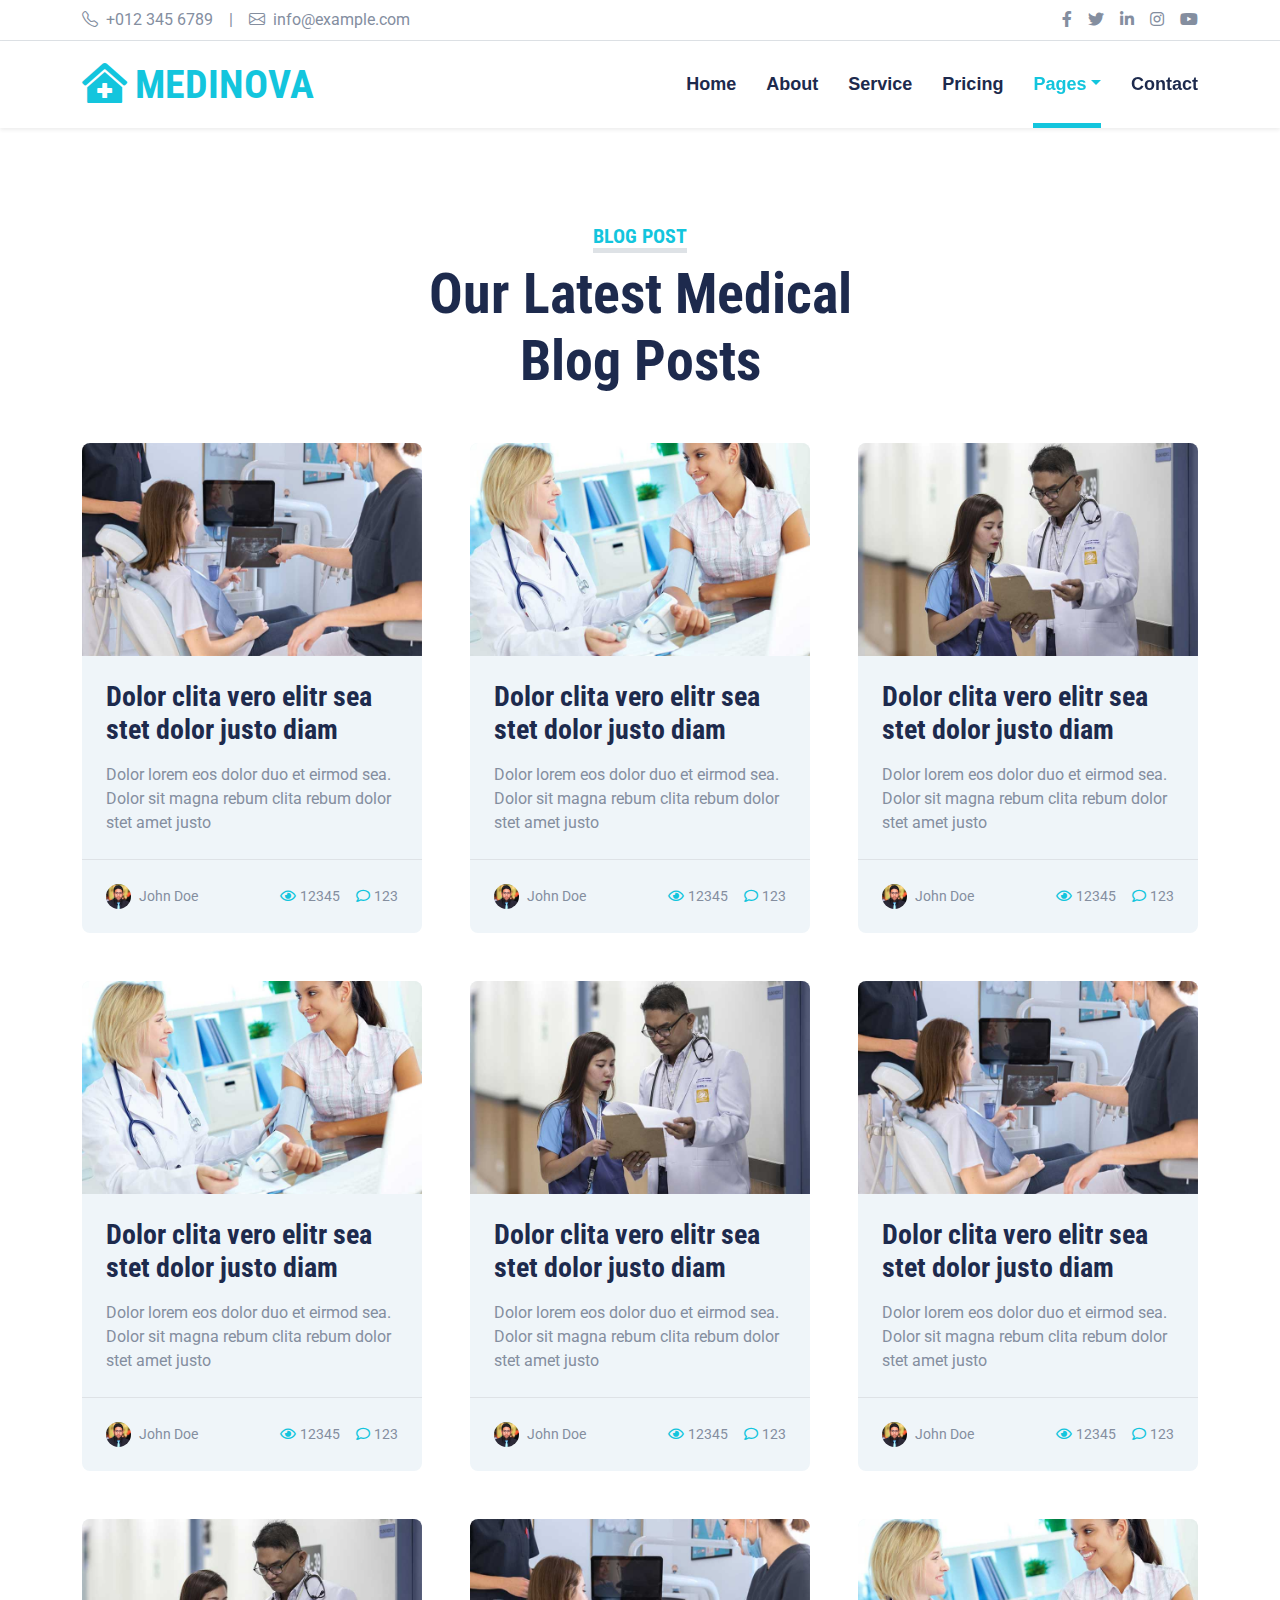
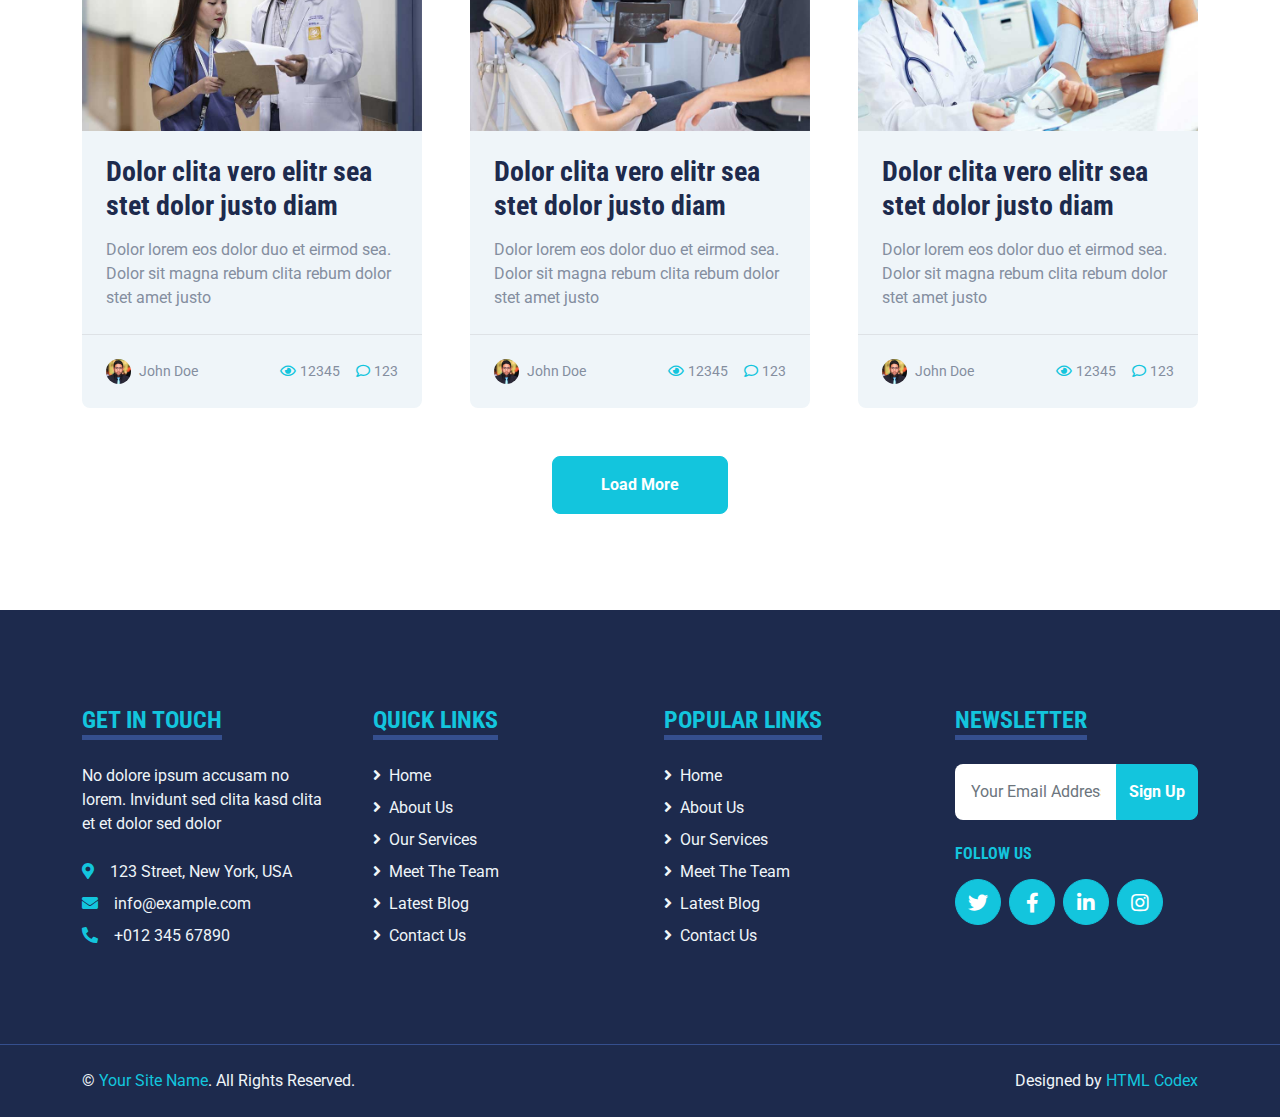
<file: blog.html>
<!DOCTYPE html>
<html lang="en">

<head>
    <meta charset="utf-8">
    <title>MEDINOVA - Hospital Website Template</title>
    <meta content="width=device-width, initial-scale=1.0" name="viewport">
    <meta content="Free HTML Templates" name="keywords">
    <meta content="Free HTML Templates" name="description">

    <!-- Favicon -->
    <link href="img/favicon.ico" rel="icon">

    <!-- Google Web Fonts -->
    <link rel="preconnect" href="https://fonts.gstatic.com">
    <link href="https://fonts.googleapis.com/css2?family=Roboto+Condensed:wght@400;700&family=Roboto:wght@400;700&display=swap" rel="stylesheet">  

    <!-- Icon Font Stylesheet -->
    <link href="https://cdnjs.cloudflare.com/ajax/libs/font-awesome/5.15.0/css/all.min.css" rel="stylesheet">
    <link href="https://cdn.jsdelivr.net/npm/bootstrap-icons@1.4.1/font/bootstrap-icons.css" rel="stylesheet">

    <!-- Libraries Stylesheet -->
    <link href="lib/owlcarousel/assets/owl.carousel.min.css" rel="stylesheet">
    <link href="lib/tempusdominus/css/tempusdominus-bootstrap-4.min.css" rel="stylesheet" />

    <!-- Customized Bootstrap Stylesheet -->
    <link href="css/bootstrap.min.css" rel="stylesheet">

    <!-- Template Stylesheet -->
    <link href="css/style.css" rel="stylesheet">
</head>

<body>
    <!-- Topbar Start -->
    <div class="container-fluid py-2 border-bottom d-none d-lg-block">
        <div class="container">
            <div class="row">
                <div class="col-md-6 text-center text-lg-start mb-2 mb-lg-0">
                    <div class="d-inline-flex align-items-center">
                        <a class="text-decoration-none text-body pe-3" href=""><i class="bi bi-telephone me-2"></i>+012 345 6789</a>
                        <span class="text-body">|</span>
                        <a class="text-decoration-none text-body px-3" href=""><i class="bi bi-envelope me-2"></i>info@example.com</a>
                    </div>
                </div>
                <div class="col-md-6 text-center text-lg-end">
                    <div class="d-inline-flex align-items-center">
                        <a class="text-body px-2" href="">
                            <i class="fab fa-facebook-f"></i>
                        </a>
                        <a class="text-body px-2" href="">
                            <i class="fab fa-twitter"></i>
                        </a>
                        <a class="text-body px-2" href="">
                            <i class="fab fa-linkedin-in"></i>
                        </a>
                        <a class="text-body px-2" href="">
                            <i class="fab fa-instagram"></i>
                        </a>
                        <a class="text-body ps-2" href="">
                            <i class="fab fa-youtube"></i>
                        </a>
                    </div>
                </div>
            </div>
        </div>
    </div>
    <!-- Topbar End -->


    <!-- Navbar Start -->
    <div class="container-fluid sticky-top bg-white shadow-sm mb-5">
        <div class="container">
            <nav class="navbar navbar-expand-lg bg-white navbar-light py-3 py-lg-0">
                <a href="index.html" class="navbar-brand">
                    <h1 class="m-0 text-uppercase text-primary"><i class="fa fa-clinic-medical me-2"></i>Medinova</h1>
                </a>
                <button class="navbar-toggler" type="button" data-bs-toggle="collapse" data-bs-target="#navbarCollapse">
                    <span class="navbar-toggler-icon"></span>
                </button>
                <div class="collapse navbar-collapse" id="navbarCollapse">
                    <div class="navbar-nav ms-auto py-0">
                        <a href="index.html" class="nav-item nav-link">Home</a>
                        <a href="about.html" class="nav-item nav-link">About</a>
                        <a href="service.html" class="nav-item nav-link">Service</a>
                        <a href="price.html" class="nav-item nav-link">Pricing</a>
                        <div class="nav-item dropdown">
                            <a href="#" class="nav-link dropdown-toggle active" data-bs-toggle="dropdown">Pages</a>
                            <div class="dropdown-menu m-0">
                                <a href="blog.html" class="dropdown-item active">Blog Grid</a>
                                <a href="detail.html" class="dropdown-item">Blog Detail</a>
                                <a href="team.html" class="dropdown-item">The Team</a>
                                <a href="testimonial.html" class="dropdown-item">Testimonial</a>
                                <a href="appointment.html" class="dropdown-item">Appointment</a>
                                <a href="search.html" class="dropdown-item">Search</a>
                            </div>
                        </div>
                        <a href="contact.html" class="nav-item nav-link">Contact</a>
                    </div>
                </div>
            </nav>
        </div>
    </div>
    <!-- Navbar End -->


    <!-- Blog Start -->
    <div class="container-fluid py-5">
        <div class="container">
            <div class="text-center mx-auto mb-5" style="max-width: 500px;">
                <h5 class="d-inline-block text-primary text-uppercase border-bottom border-5">Blog Post</h5>
                <h1 class="display-4">Our Latest Medical Blog Posts</h1>
            </div>
            <div class="row g-5">
                <div class="col-xl-4 col-lg-6">
                    <div class="bg-light rounded overflow-hidden">
                        <img class="img-fluid w-100" src="img/blog-1.jpg" alt="">
                        <div class="p-4">
                            <a class="h3 d-block mb-3" href="">Dolor clita vero elitr sea stet dolor justo  diam</a>
                            <p class="m-0">Dolor lorem eos dolor duo et eirmod sea. Dolor sit magna
                                rebum clita rebum dolor stet amet justo</p>
                        </div>
                        <div class="d-flex justify-content-between border-top p-4">
                            <div class="d-flex align-items-center">
                                <img class="rounded-circle me-2" src="img/user.jpg" width="25" height="25" alt="">
                                <small>John Doe</small>
                            </div>
                            <div class="d-flex align-items-center">
                                <small class="ms-3"><i class="far fa-eye text-primary me-1"></i>12345</small>
                                <small class="ms-3"><i class="far fa-comment text-primary me-1"></i>123</small>
                            </div>
                        </div>
                    </div>
                </div>
                <div class="col-xl-4 col-lg-6">
                    <div class="bg-light rounded overflow-hidden">
                        <img class="img-fluid w-100" src="img/blog-2.jpg" alt="">
                        <div class="p-4">
                            <a class="h3 d-block mb-3" href="">Dolor clita vero elitr sea stet dolor justo  diam</a>
                            <p class="m-0">Dolor lorem eos dolor duo et eirmod sea. Dolor sit magna
                                rebum clita rebum dolor stet amet justo</p>
                        </div>
                        <div class="d-flex justify-content-between border-top p-4">
                            <div class="d-flex align-items-center">
                                <img class="rounded-circle me-2" src="img/user.jpg" width="25" height="25" alt="">
                                <small>John Doe</small>
                            </div>
                            <div class="d-flex align-items-center">
                                <small class="ms-3"><i class="far fa-eye text-primary me-1"></i>12345</small>
                                <small class="ms-3"><i class="far fa-comment text-primary me-1"></i>123</small>
                            </div>
                        </div>
                    </div>
                </div>
                <div class="col-xl-4 col-lg-6">
                    <div class="bg-light rounded overflow-hidden">
                        <img class="img-fluid w-100" src="img/blog-3.jpg" alt="">
                        <div class="p-4">
                            <a class="h3 d-block mb-3" href="">Dolor clita vero elitr sea stet dolor justo  diam</a>
                            <p class="m-0">Dolor lorem eos dolor duo et eirmod sea. Dolor sit magna
                                rebum clita rebum dolor stet amet justo</p>
                        </div>
                        <div class="d-flex justify-content-between border-top p-4">
                            <div class="d-flex align-items-center">
                                <img class="rounded-circle me-2" src="img/user.jpg" width="25" height="25" alt="">
                                <small>John Doe</small>
                            </div>
                            <div class="d-flex align-items-center">
                                <small class="ms-3"><i class="far fa-eye text-primary me-1"></i>12345</small>
                                <small class="ms-3"><i class="far fa-comment text-primary me-1"></i>123</small>
                            </div>
                        </div>
                    </div>
                </div>
                <div class="col-xl-4 col-lg-6">
                    <div class="bg-light rounded overflow-hidden">
                        <img class="img-fluid w-100" src="img/blog-2.jpg" alt="">
                        <div class="p-4">
                            <a class="h3 d-block mb-3" href="">Dolor clita vero elitr sea stet dolor justo  diam</a>
                            <p class="m-0">Dolor lorem eos dolor duo et eirmod sea. Dolor sit magna
                                rebum clita rebum dolor stet amet justo</p>
                        </div>
                        <div class="d-flex justify-content-between border-top p-4">
                            <div class="d-flex align-items-center">
                                <img class="rounded-circle me-2" src="img/user.jpg" width="25" height="25" alt="">
                                <small>John Doe</small>
                            </div>
                            <div class="d-flex align-items-center">
                                <small class="ms-3"><i class="far fa-eye text-primary me-1"></i>12345</small>
                                <small class="ms-3"><i class="far fa-comment text-primary me-1"></i>123</small>
                            </div>
                        </div>
                    </div>
                </div>
                <div class="col-xl-4 col-lg-6">
                    <div class="bg-light rounded overflow-hidden">
                        <img class="img-fluid w-100" src="img/blog-3.jpg" alt="">
                        <div class="p-4">
                            <a class="h3 d-block mb-3" href="">Dolor clita vero elitr sea stet dolor justo  diam</a>
                            <p class="m-0">Dolor lorem eos dolor duo et eirmod sea. Dolor sit magna
                                rebum clita rebum dolor stet amet justo</p>
                        </div>
                        <div class="d-flex justify-content-between border-top p-4">
                            <div class="d-flex align-items-center">
                                <img class="rounded-circle me-2" src="img/user.jpg" width="25" height="25" alt="">
                                <small>John Doe</small>
                            </div>
                            <div class="d-flex align-items-center">
                                <small class="ms-3"><i class="far fa-eye text-primary me-1"></i>12345</small>
                                <small class="ms-3"><i class="far fa-comment text-primary me-1"></i>123</small>
                            </div>
                        </div>
                    </div>
                </div>
                <div class="col-xl-4 col-lg-6">
                    <div class="bg-light rounded overflow-hidden">
                        <img class="img-fluid w-100" src="img/blog-1.jpg" alt="">
                        <div class="p-4">
                            <a class="h3 d-block mb-3" href="">Dolor clita vero elitr sea stet dolor justo  diam</a>
                            <p class="m-0">Dolor lorem eos dolor duo et eirmod sea. Dolor sit magna
                                rebum clita rebum dolor stet amet justo</p>
                        </div>
                        <div class="d-flex justify-content-between border-top p-4">
                            <div class="d-flex align-items-center">
                                <img class="rounded-circle me-2" src="img/user.jpg" width="25" height="25" alt="">
                                <small>John Doe</small>
                            </div>
                            <div class="d-flex align-items-center">
                                <small class="ms-3"><i class="far fa-eye text-primary me-1"></i>12345</small>
                                <small class="ms-3"><i class="far fa-comment text-primary me-1"></i>123</small>
                            </div>
                        </div>
                    </div>
                </div>
                <div class="col-xl-4 col-lg-6">
                    <div class="bg-light rounded overflow-hidden">
                        <img class="img-fluid w-100" src="img/blog-3.jpg" alt="">
                        <div class="p-4">
                            <a class="h3 d-block mb-3" href="">Dolor clita vero elitr sea stet dolor justo  diam</a>
                            <p class="m-0">Dolor lorem eos dolor duo et eirmod sea. Dolor sit magna
                                rebum clita rebum dolor stet amet justo</p>
                        </div>
                        <div class="d-flex justify-content-between border-top p-4">
                            <div class="d-flex align-items-center">
                                <img class="rounded-circle me-2" src="img/user.jpg" width="25" height="25" alt="">
                                <small>John Doe</small>
                            </div>
                            <div class="d-flex align-items-center">
                                <small class="ms-3"><i class="far fa-eye text-primary me-1"></i>12345</small>
                                <small class="ms-3"><i class="far fa-comment text-primary me-1"></i>123</small>
                            </div>
                        </div>
                    </div>
                </div>
                <div class="col-xl-4 col-lg-6">
                    <div class="bg-light rounded overflow-hidden">
                        <img class="img-fluid w-100" src="img/blog-1.jpg" alt="">
                        <div class="p-4">
                            <a class="h3 d-block mb-3" href="">Dolor clita vero elitr sea stet dolor justo  diam</a>
                            <p class="m-0">Dolor lorem eos dolor duo et eirmod sea. Dolor sit magna
                                rebum clita rebum dolor stet amet justo</p>
                        </div>
                        <div class="d-flex justify-content-between border-top p-4">
                            <div class="d-flex align-items-center">
                                <img class="rounded-circle me-2" src="img/user.jpg" width="25" height="25" alt="">
                                <small>John Doe</small>
                            </div>
                            <div class="d-flex align-items-center">
                                <small class="ms-3"><i class="far fa-eye text-primary me-1"></i>12345</small>
                                <small class="ms-3"><i class="far fa-comment text-primary me-1"></i>123</small>
                            </div>
                        </div>
                    </div>
                </div>
                <div class="col-xl-4 col-lg-6">
                    <div class="bg-light rounded overflow-hidden">
                        <img class="img-fluid w-100" src="img/blog-2.jpg" alt="">
                        <div class="p-4">
                            <a class="h3 d-block mb-3" href="">Dolor clita vero elitr sea stet dolor justo  diam</a>
                            <p class="m-0">Dolor lorem eos dolor duo et eirmod sea. Dolor sit magna
                                rebum clita rebum dolor stet amet justo</p>
                        </div>
                        <div class="d-flex justify-content-between border-top p-4">
                            <div class="d-flex align-items-center">
                                <img class="rounded-circle me-2" src="img/user.jpg" width="25" height="25" alt="">
                                <small>John Doe</small>
                            </div>
                            <div class="d-flex align-items-center">
                                <small class="ms-3"><i class="far fa-eye text-primary me-1"></i>12345</small>
                                <small class="ms-3"><i class="far fa-comment text-primary me-1"></i>123</small>
                            </div>
                        </div>
                    </div>
                </div>
                <div class="col-12 text-center">
                    <button class="btn btn-primary py-3 px-5">Load More</button>
                </div>
            </div>
        </div>
    </div>
    <!-- Blog End -->
    

    <!-- Footer Start -->
    <div class="container-fluid bg-dark text-light mt-5 py-5">
        <div class="container py-5">
            <div class="row g-5">
                <div class="col-lg-3 col-md-6">
                    <h4 class="d-inline-block text-primary text-uppercase border-bottom border-5 border-secondary mb-4">Get In Touch</h4>
                    <p class="mb-4">No dolore ipsum accusam no lorem. Invidunt sed clita kasd clita et et dolor sed dolor</p>
                    <p class="mb-2"><i class="fa fa-map-marker-alt text-primary me-3"></i>123 Street, New York, USA</p>
                    <p class="mb-2"><i class="fa fa-envelope text-primary me-3"></i>info@example.com</p>
                    <p class="mb-0"><i class="fa fa-phone-alt text-primary me-3"></i>+012 345 67890</p>
                </div>
                <div class="col-lg-3 col-md-6">
                    <h4 class="d-inline-block text-primary text-uppercase border-bottom border-5 border-secondary mb-4">Quick Links</h4>
                    <div class="d-flex flex-column justify-content-start">
                        <a class="text-light mb-2" href="#"><i class="fa fa-angle-right me-2"></i>Home</a>
                        <a class="text-light mb-2" href="#"><i class="fa fa-angle-right me-2"></i>About Us</a>
                        <a class="text-light mb-2" href="#"><i class="fa fa-angle-right me-2"></i>Our Services</a>
                        <a class="text-light mb-2" href="#"><i class="fa fa-angle-right me-2"></i>Meet The Team</a>
                        <a class="text-light mb-2" href="#"><i class="fa fa-angle-right me-2"></i>Latest Blog</a>
                        <a class="text-light" href="#"><i class="fa fa-angle-right me-2"></i>Contact Us</a>
                    </div>
                </div>
                <div class="col-lg-3 col-md-6">
                    <h4 class="d-inline-block text-primary text-uppercase border-bottom border-5 border-secondary mb-4">Popular Links</h4>
                    <div class="d-flex flex-column justify-content-start">
                        <a class="text-light mb-2" href="#"><i class="fa fa-angle-right me-2"></i>Home</a>
                        <a class="text-light mb-2" href="#"><i class="fa fa-angle-right me-2"></i>About Us</a>
                        <a class="text-light mb-2" href="#"><i class="fa fa-angle-right me-2"></i>Our Services</a>
                        <a class="text-light mb-2" href="#"><i class="fa fa-angle-right me-2"></i>Meet The Team</a>
                        <a class="text-light mb-2" href="#"><i class="fa fa-angle-right me-2"></i>Latest Blog</a>
                        <a class="text-light" href="#"><i class="fa fa-angle-right me-2"></i>Contact Us</a>
                    </div>
                </div>
                <div class="col-lg-3 col-md-6">
                    <h4 class="d-inline-block text-primary text-uppercase border-bottom border-5 border-secondary mb-4">Newsletter</h4>
                    <form action="">
                        <div class="input-group">
                            <input type="text" class="form-control p-3 border-0" placeholder="Your Email Address">
                            <button class="btn btn-primary">Sign Up</button>
                        </div>
                    </form>
                    <h6 class="text-primary text-uppercase mt-4 mb-3">Follow Us</h6>
                    <div class="d-flex">
                        <a class="btn btn-lg btn-primary btn-lg-square rounded-circle me-2" href="#"><i class="fab fa-twitter"></i></a>
                        <a class="btn btn-lg btn-primary btn-lg-square rounded-circle me-2" href="#"><i class="fab fa-facebook-f"></i></a>
                        <a class="btn btn-lg btn-primary btn-lg-square rounded-circle me-2" href="#"><i class="fab fa-linkedin-in"></i></a>
                        <a class="btn btn-lg btn-primary btn-lg-square rounded-circle" href="#"><i class="fab fa-instagram"></i></a>
                    </div>
                </div>
            </div>
        </div>
    </div>
    <div class="container-fluid bg-dark text-light border-top border-secondary py-4">
        <div class="container">
            <div class="row g-5">
                <div class="col-md-6 text-center text-md-start">
                    <p class="mb-md-0">&copy; <a class="text-primary" href="#">Your Site Name</a>. All Rights Reserved.</p>
                </div>
                <div class="col-md-6 text-center text-md-end">
                    <p class="mb-0">Designed by <a class="text-primary" href="https://htmlcodex.com">HTML Codex</a></p>
                </div>
            </div>
        </div>
    </div>
    <!-- Footer End -->


    <!-- Back to Top -->
    <a href="#" class="btn btn-lg btn-primary btn-lg-square back-to-top"><i class="bi bi-arrow-up"></i></a>


    <!-- JavaScript Libraries -->
    <script src="https://code.jquery.com/jquery-3.4.1.min.js"></script>
    <script src="https://cdn.jsdelivr.net/npm/bootstrap@5.0.0/dist/js/bootstrap.bundle.min.js"></script>
    <script src="lib/easing/easing.min.js"></script>
    <script src="lib/waypoints/waypoints.min.js"></script>
    <script src="lib/owlcarousel/owl.carousel.min.js"></script>
    <script src="lib/tempusdominus/js/moment.min.js"></script>
    <script src="lib/tempusdominus/js/moment-timezone.min.js"></script>
    <script src="lib/tempusdominus/js/tempusdominus-bootstrap-4.min.js"></script>

    <!-- Template Javascript -->
    <script src="js/main.js"></script>
</body>

</html>
</file>
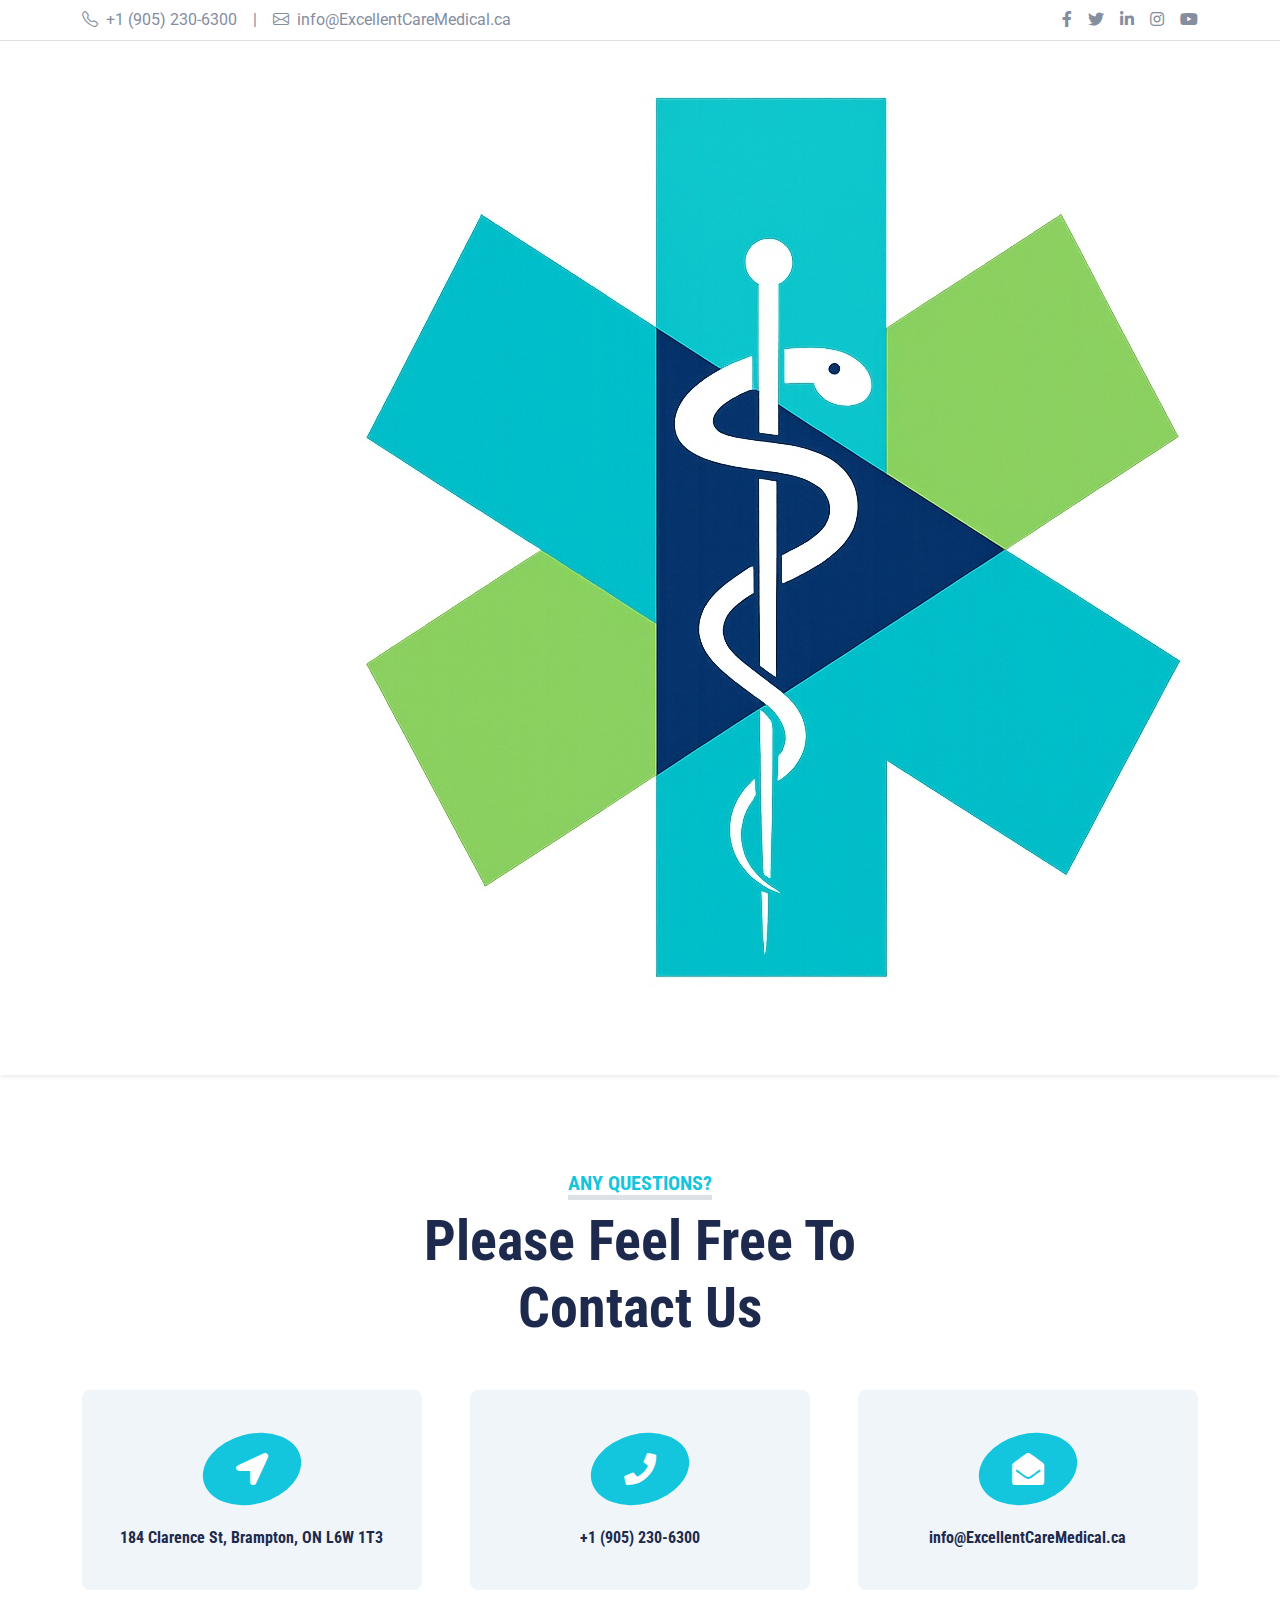
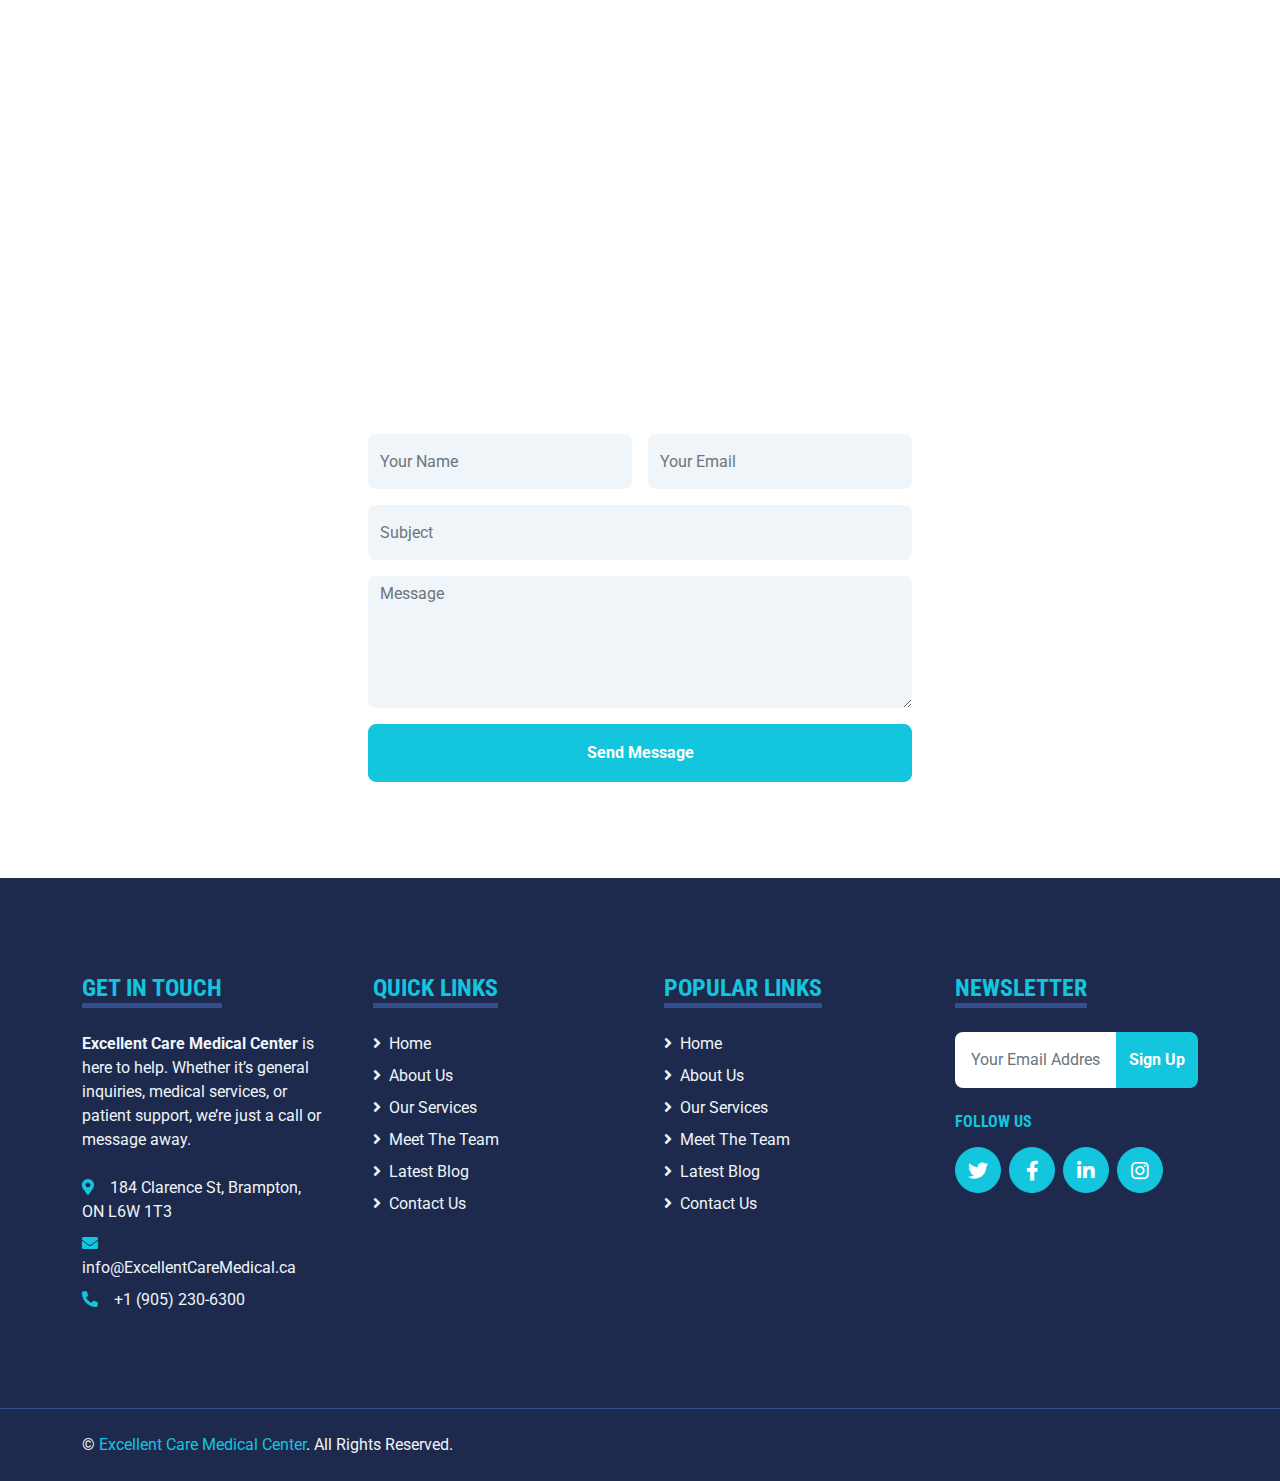
<file: contact.html>
<!DOCTYPE html>
<html lang="en">

<head>
    <meta charset="utf-8">
    <title>Excellent Care Medical Center</title>
    <meta content="width=device-width, initial-scale=1.0" name="viewport">
    <meta content="Free HTML Templates" name="keywords">
    <meta content="Free HTML Templates" name="description">

    <!-- Favicon -->
    <link href="img/favicon.ico" rel="icon">

    <!-- Google Web Fonts -->
    <link rel="preconnect" href="https://fonts.gstatic.com">
    <link href="https://fonts.googleapis.com/css2?family=Roboto+Condensed:wght@400;700&family=Roboto:wght@400;700&display=swap" rel="stylesheet">  

    <!-- Icon Font Stylesheet -->
    <link href="https://cdnjs.cloudflare.com/ajax/libs/font-awesome/5.15.0/css/all.min.css" rel="stylesheet">
    <link href="https://cdn.jsdelivr.net/npm/bootstrap-icons@1.4.1/font/bootstrap-icons.css" rel="stylesheet">

    <!-- Libraries Stylesheet -->
    <link href="lib/owlcarousel/assets/owl.carousel.min.css" rel="stylesheet">
    <link href="lib/tempusdominus/css/tempusdominus-bootstrap-4.min.css" rel="stylesheet" />

    <!-- Customized Bootstrap Stylesheet -->
    <link href="css/bootstrap.min.css" rel="stylesheet">

    <!-- Template Stylesheet -->
    <link href="css/style.css" rel="stylesheet">
</head>

<body>
    <!-- Topbar Start -->
    <div class="container-fluid py-2 border-bottom d-none d-lg-block">
        <div class="container">
            <div class="row">
                <div class="col-md-6 text-center text-lg-start mb-2 mb-lg-0">
                    <div class="d-inline-flex align-items-center">
                        <a class="text-decoration-none text-body pe-3" href=""><i class="bi bi-telephone me-2"></i>+1 (905) 230-6300</a>
                        <span class="text-body">|</span>
                        <a class="text-decoration-none text-body px-3" href=""><i class="bi bi-envelope me-2"></i>info@ExcellentCareMedical.ca</a>
                    </div>
                </div>
                <div class="col-md-6 text-center text-lg-end">
                    <div class="d-inline-flex align-items-center">
                        <a class="text-body px-2" href="">
                            <i class="fab fa-facebook-f"></i>
                        </a>
                        <a class="text-body px-2" href="">
                            <i class="fab fa-twitter"></i>
                        </a>
                        <a class="text-body px-2" href="">
                            <i class="fab fa-linkedin-in"></i>
                        </a>
                        <a class="text-body px-2" href="">
                            <i class="fab fa-instagram"></i>
                        </a>
                        <a class="text-body ps-2" href="">
                            <i class="fab fa-youtube"></i>
                        </a>
                    </div>
                </div>
            </div>
        </div>
    </div>
    <!-- Topbar End -->


    <!-- Navbar Start -->
    <div class="container-fluid sticky-top bg-white shadow-sm mb-5">
        <div class="container">
            <nav class="navbar navbar-expand-lg bg-white navbar-light py-3 py-lg-0">
                <a href="index.html" class="navbar-brand">
                    <!-- <h1 class="m-0 text-uppercase text-primary"><i class="fa fa-clinic-medical me-2"></i>Medinova</h1> -->
					<h1 class="m-0">
					  <img src="img/logo.jpg" alt="Logo" class="logo-small">
					  <span class="brand-lines">
						<span class="excellent-care">Excellent&nbsp;Care</span>
						<span class="medical-center">Medical Center</span>
					  </span>
					</h1>
                </a>
                <button class="navbar-toggler" type="button" data-bs-toggle="collapse" data-bs-target="#navbarCollapse">
                    <span class="navbar-toggler-icon"></span>
                </button>
                <div class="collapse navbar-collapse" id="navbarCollapse">
                    <div class="navbar-nav ms-auto py-0">
                        <a href="index.html" class="nav-item nav-link">Home</a>
                        <a href="about.html" class="nav-item nav-link">About</a>
                        <a href="service.html" class="nav-item nav-link">Service</a>
                        <a href="contact.html" class="nav-item nav-link active">Contact</a>
                    </div>
                </div>
            </nav>
        </div>
    </div>
    <!-- Navbar End -->


    <!-- Contact Start -->
    <div class="container-fluid pt-5">
        <div class="container">
            <div class="text-center mx-auto mb-5" style="max-width: 500px;">
                <h5 class="d-inline-block text-primary text-uppercase border-bottom border-5">Any Questions?</h5>
                <h1 class="display-4">
					<span class="medical-center">Please Feel Free To Contact Us</span>
				</h1>
            </div>
            <div class="row g-5 mb-5">
                <div class="col-lg-4">
                    <div class="bg-light rounded d-flex flex-column align-items-center justify-content-center text-center" style="height: 200px;">
                        <div class="d-flex align-items-center justify-content-center bg-primary rounded-circle mb-4" style="width: 100px; height: 70px; transform: rotate(-15deg);">
                            <i class="fa fa-2x fa-location-arrow text-white" style="transform: rotate(15deg);"></i>
                        </div>
                        <h6 class="mb-0">184 Clarence St, Brampton, ON L6W 1T3</h6>
                    </div>
                </div>
                <div class="col-lg-4">
                    <div class="bg-light rounded d-flex flex-column align-items-center justify-content-center text-center" style="height: 200px;">
                        <div class="d-flex align-items-center justify-content-center bg-primary rounded-circle mb-4" style="width: 100px; height: 70px; transform: rotate(-15deg);">
                            <i class="fa fa-2x fa-phone text-white" style="transform: rotate(15deg);"></i>
                        </div>
                        <h6 class="mb-0">+1 (905) 230-6300</h6>
                    </div>
                </div>
                <div class="col-lg-4">
                    <div class="bg-light rounded d-flex flex-column align-items-center justify-content-center text-center" style="height: 200px;">
                        <div class="d-flex align-items-center justify-content-center bg-primary rounded-circle mb-4" style="width: 100px; height: 70px; transform: rotate(-15deg);">
                            <i class="fa fa-2x fa-envelope-open text-white" style="transform: rotate(15deg);"></i>
                        </div>
                        <h6 class="mb-0">info@ExcellentCareMedical.ca</h6>
                    </div>
                </div>
            </div>
            <div class="row">
                <div class="col-12" style="height: 500px;">
                    <div class="position-relative h-100">
                        <iframe class="position-relative w-100 h-100"
                            src="https://www.google.com/maps/embed?pb=!1m18!1m12!1m3!1d2885.017437628531!2d-79.74511692336037!3d43.689400871100496!2m3!1f0!2f0!3f0!3m2!1i1024!2i768!4f13.1!3m3!1m2!1s0x882b158a558d9ac7%3A0x6f20ccac169c382c!2s184%20Clarence%20St%2C%20Brampton%2C%20ON%20L6W%201T3!5e0!3m2!1sen!2sca!4v1756925824715!5m2!1sen!2sca"
                            frameborder="0" style="border:0;" allowfullscreen="" aria-hidden="false"
                            tabindex="0"></iframe>
                    </div>
                </div>
            </div>
            <div class="row justify-content-center position-relative" style="margin-top: -200px; z-index: 1;">
                <div class="col-lg-8">
                    <div class="bg-white rounded p-5 m-5 mb-0">
                        <form>
                            <div class="row g-3">
                                <div class="col-12 col-sm-6">
                                    <input type="text" class="form-control bg-light border-0" placeholder="Your Name" style="height: 55px;">
                                </div>
                                <div class="col-12 col-sm-6">
                                    <input type="email" class="form-control bg-light border-0" placeholder="Your Email" style="height: 55px;">
                                </div>
                                <div class="col-12">
                                    <input type="text" class="form-control bg-light border-0" placeholder="Subject" style="height: 55px;">
                                </div>
                                <div class="col-12">
                                    <textarea class="form-control bg-light border-0" rows="5" placeholder="Message"></textarea>
                                </div>
                                <div class="col-12">
                                    <button class="btn btn-primary w-100 py-3" type="submit">Send Message</button>
                                </div>
                            </div>
                        </form>
                    </div>
                </div>
            </div>
        </div>
    </div>
    <!-- Contact End -->


    <!-- ======= Footer ======= -->
    
	<!-- Footer will be injected here -->
	
		<div id="footerContainer"></div>
		
	<!-- =======  End Footer ======= -->

	<script>
		  // Load footer
		  fetch('footer.html')
			.then(res => res.text())
			.then(data => { document.getElementById('footerContainer').innerHTML = data; })
			.catch(err => console.error('Footer load failed:', err));
	
	</script>


    <!-- Back to Top -->
    <a href="#" class="btn btn-lg btn-primary btn-lg-square back-to-top"><i class="bi bi-arrow-up"></i></a>


    <!-- JavaScript Libraries -->
    <script src="https://code.jquery.com/jquery-3.4.1.min.js"></script>
    <script src="https://cdn.jsdelivr.net/npm/bootstrap@5.0.0/dist/js/bootstrap.bundle.min.js"></script>
    <script src="lib/easing/easing.min.js"></script>
    <script src="lib/waypoints/waypoints.min.js"></script>
    <script src="lib/owlcarousel/owl.carousel.min.js"></script>
    <script src="lib/tempusdominus/js/moment.min.js"></script>
    <script src="lib/tempusdominus/js/moment-timezone.min.js"></script>
    <script src="lib/tempusdominus/js/tempusdominus-bootstrap-4.min.js"></script>

    <!-- Template Javascript -->
    <script src="js/main.js"></script>
</body>

</html>
</file>
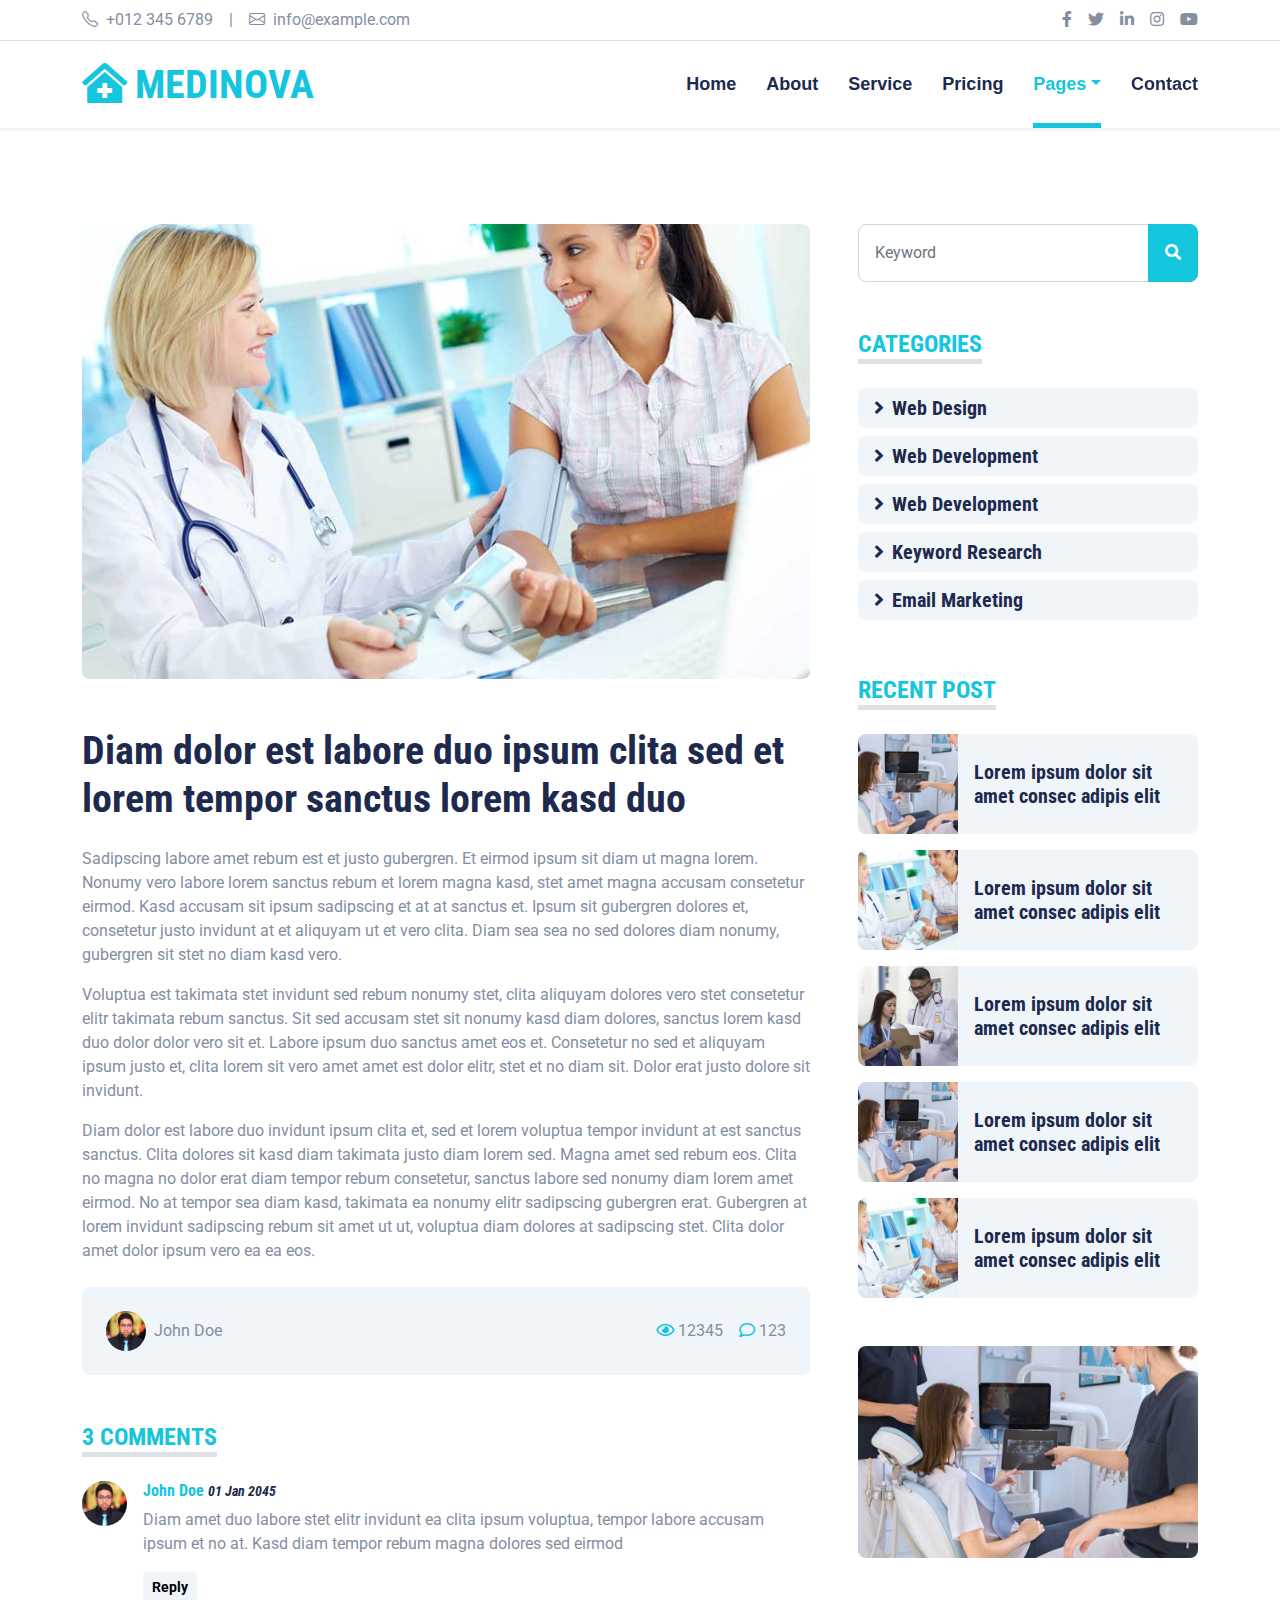
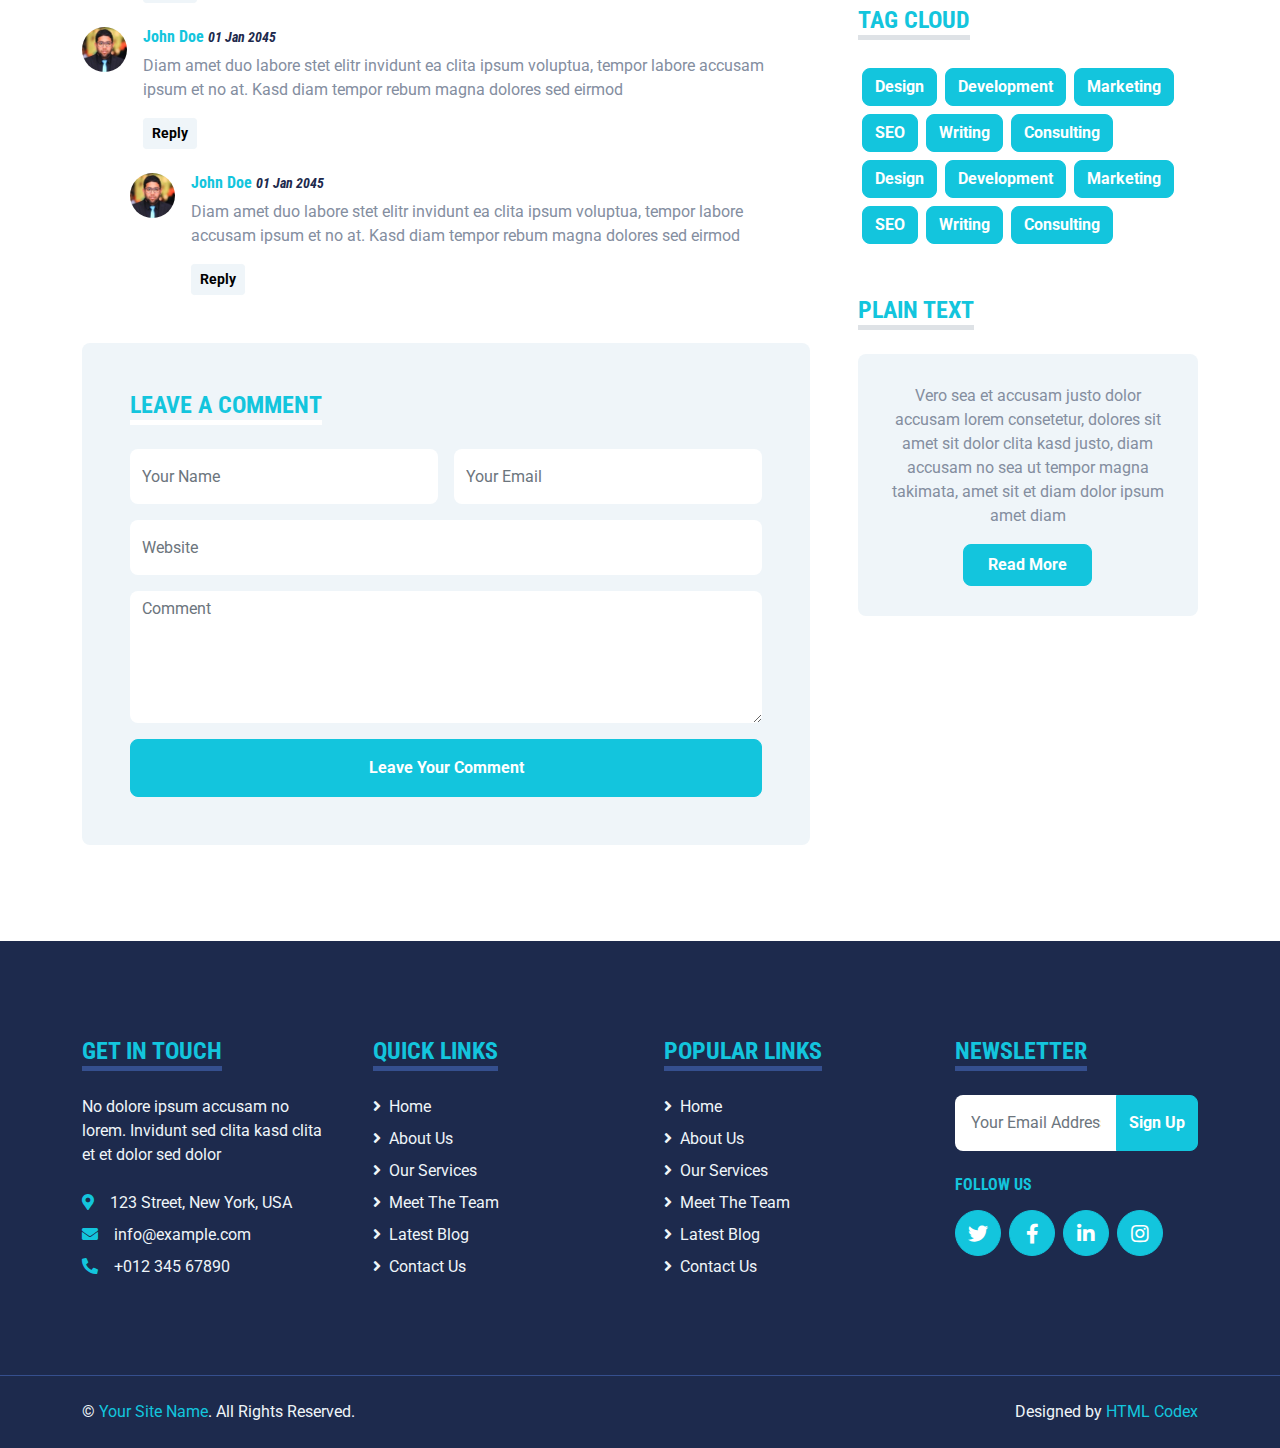
<file: detail.html>
<!DOCTYPE html>
<html lang="en">

<head>
    <meta charset="utf-8">
    <title>MEDINOVA - Hospital Website Template</title>
    <meta content="width=device-width, initial-scale=1.0" name="viewport">
    <meta content="Free HTML Templates" name="keywords">
    <meta content="Free HTML Templates" name="description">

    <!-- Favicon -->
    <link href="img/favicon.ico" rel="icon">

    <!-- Google Web Fonts -->
    <link rel="preconnect" href="https://fonts.gstatic.com">
    <link href="https://fonts.googleapis.com/css2?family=Roboto+Condensed:wght@400;700&family=Roboto:wght@400;700&display=swap" rel="stylesheet">  

    <!-- Icon Font Stylesheet -->
    <link href="https://cdnjs.cloudflare.com/ajax/libs/font-awesome/5.15.0/css/all.min.css" rel="stylesheet">
    <link href="https://cdn.jsdelivr.net/npm/bootstrap-icons@1.4.1/font/bootstrap-icons.css" rel="stylesheet">

    <!-- Libraries Stylesheet -->
    <link href="lib/owlcarousel/assets/owl.carousel.min.css" rel="stylesheet">
    <link href="lib/tempusdominus/css/tempusdominus-bootstrap-4.min.css" rel="stylesheet" />

    <!-- Customized Bootstrap Stylesheet -->
    <link href="css/bootstrap.min.css" rel="stylesheet">

    <!-- Template Stylesheet -->
    <link href="css/style.css" rel="stylesheet">
</head>

<body>
    <!-- Topbar Start -->
    <div class="container-fluid py-2 border-bottom d-none d-lg-block">
        <div class="container">
            <div class="row">
                <div class="col-md-6 text-center text-lg-start mb-2 mb-lg-0">
                    <div class="d-inline-flex align-items-center">
                        <a class="text-decoration-none text-body pe-3" href=""><i class="bi bi-telephone me-2"></i>+012 345 6789</a>
                        <span class="text-body">|</span>
                        <a class="text-decoration-none text-body px-3" href=""><i class="bi bi-envelope me-2"></i>info@example.com</a>
                    </div>
                </div>
                <div class="col-md-6 text-center text-lg-end">
                    <div class="d-inline-flex align-items-center">
                        <a class="text-body px-2" href="">
                            <i class="fab fa-facebook-f"></i>
                        </a>
                        <a class="text-body px-2" href="">
                            <i class="fab fa-twitter"></i>
                        </a>
                        <a class="text-body px-2" href="">
                            <i class="fab fa-linkedin-in"></i>
                        </a>
                        <a class="text-body px-2" href="">
                            <i class="fab fa-instagram"></i>
                        </a>
                        <a class="text-body ps-2" href="">
                            <i class="fab fa-youtube"></i>
                        </a>
                    </div>
                </div>
            </div>
        </div>
    </div>
    <!-- Topbar End -->


    <!-- Navbar Start -->
    <div class="container-fluid sticky-top bg-white shadow-sm mb-5">
        <div class="container">
            <nav class="navbar navbar-expand-lg bg-white navbar-light py-3 py-lg-0">
                <a href="index.html" class="navbar-brand">
                    <h1 class="m-0 text-uppercase text-primary"><i class="fa fa-clinic-medical me-2"></i>Medinova</h1>
                </a>
                <button class="navbar-toggler" type="button" data-bs-toggle="collapse" data-bs-target="#navbarCollapse">
                    <span class="navbar-toggler-icon"></span>
                </button>
                <div class="collapse navbar-collapse" id="navbarCollapse">
                    <div class="navbar-nav ms-auto py-0">
                        <a href="index.html" class="nav-item nav-link">Home</a>
                        <a href="about.html" class="nav-item nav-link">About</a>
                        <a href="service.html" class="nav-item nav-link">Service</a>
                        <a href="price.html" class="nav-item nav-link">Pricing</a>
                        <div class="nav-item dropdown">
                            <a href="#" class="nav-link dropdown-toggle active" data-bs-toggle="dropdown">Pages</a>
                            <div class="dropdown-menu m-0">
                                <a href="blog.html" class="dropdown-item">Blog Grid</a>
                                <a href="detail.html" class="dropdown-item active">Blog Detail</a>
                                <a href="team.html" class="dropdown-item">The Team</a>
                                <a href="testimonial.html" class="dropdown-item">Testimonial</a>
                                <a href="appointment.html" class="dropdown-item">Appointment</a>
                                <a href="search.html" class="dropdown-item">Search</a>
                            </div>
                        </div>
                        <a href="contact.html" class="nav-item nav-link">Contact</a>
                    </div>
                </div>
            </nav>
        </div>
    </div>
    <!-- Navbar End -->


    <!-- Blog Start -->
    <div class="container py-5">
        <div class="row g-5">
            <div class="col-lg-8">
                <!-- Blog Detail Start -->
                <div class="mb-5">
                    <img class="img-fluid w-100 rounded mb-5" src="img/blog-2.jpg" alt="">
                    <h1 class="mb-4">Diam dolor est labore duo ipsum clita sed et lorem tempor sanctus lorem kasd duo</h1>
                    <p>Sadipscing labore amet rebum est et justo gubergren. Et eirmod ipsum sit diam ut
                        magna lorem. Nonumy vero labore lorem sanctus rebum et lorem magna kasd, stet
                        amet magna accusam consetetur eirmod. Kasd accusam sit ipsum sadipscing et at at
                        sanctus et. Ipsum sit gubergren dolores et, consetetur justo invidunt at et
                        aliquyam ut et vero clita. Diam sea sea no sed dolores diam nonumy, gubergren
                        sit stet no diam kasd vero.</p>
                    <p>Voluptua est takimata stet invidunt sed rebum nonumy stet, clita aliquyam dolores
                        vero stet consetetur elitr takimata rebum sanctus. Sit sed accusam stet sit
                        nonumy kasd diam dolores, sanctus lorem kasd duo dolor dolor vero sit et. Labore
                        ipsum duo sanctus amet eos et. Consetetur no sed et aliquyam ipsum justo et,
                        clita lorem sit vero amet amet est dolor elitr, stet et no diam sit. Dolor erat
                        justo dolore sit invidunt.</p>
                    <p>Diam dolor est labore duo invidunt ipsum clita et, sed et lorem voluptua tempor
                        invidunt at est sanctus sanctus. Clita dolores sit kasd diam takimata justo diam
                        lorem sed. Magna amet sed rebum eos. Clita no magna no dolor erat diam tempor
                        rebum consetetur, sanctus labore sed nonumy diam lorem amet eirmod. No at tempor
                        sea diam kasd, takimata ea nonumy elitr sadipscing gubergren erat. Gubergren at
                        lorem invidunt sadipscing rebum sit amet ut ut, voluptua diam dolores at
                        sadipscing stet. Clita dolor amet dolor ipsum vero ea ea eos.</p>
                    <div class="d-flex justify-content-between bg-light rounded p-4 mt-4 mb-4">
                        <div class="d-flex align-items-center">
                            <img class="rounded-circle me-2" src="img/user.jpg" width="40" height="40" alt="">
                            <span>John Doe</span>
                        </div>
                        <div class="d-flex align-items-center">
                            <span class="ms-3"><i class="far fa-eye text-primary me-1"></i>12345</span>
                            <span class="ms-3"><i class="far fa-comment text-primary me-1"></i>123</span>
                        </div>
                    </div>
                </div>
                <!-- Blog Detail End -->

                <!-- Comment List Start -->
                <div class="mb-5">
                    <h4 class="d-inline-block text-primary text-uppercase border-bottom border-5 mb-4">3 Comments</h4>
                    <div class="d-flex mb-4">
                        <img src="img/user.jpg" class="img-fluid rounded-circle" style="width: 45px; height: 45px;">
                        <div class="ps-3">
                            <h6><a href="">John Doe</a> <small><i>01 Jan 2045</i></small></h6>
                            <p>Diam amet duo labore stet elitr invidunt ea clita ipsum voluptua, tempor labore
                                accusam ipsum et no at. Kasd diam tempor rebum magna dolores sed eirmod</p>
                            <button class="btn btn-sm btn-light">Reply</button>
                        </div>
                    </div>
                    <div class="d-flex mb-4">
                        <img src="img/user.jpg" class="img-fluid rounded-circle" style="width: 45px; height: 45px;">
                        <div class="ps-3">
                            <h6><a href="">John Doe</a> <small><i>01 Jan 2045</i></small></h6>
                            <p>Diam amet duo labore stet elitr invidunt ea clita ipsum voluptua, tempor labore
                                accusam ipsum et no at. Kasd diam tempor rebum magna dolores sed eirmod</p>
                            <button class="btn btn-sm btn-light">Reply</button>
                        </div>
                    </div>
                    <div class="d-flex ms-5 mb-4">
                        <img src="img/user.jpg" class="img-fluid rounded-circle" style="width: 45px; height: 45px;">
                        <div class="ps-3">
                            <h6><a href="">John Doe</a> <small><i>01 Jan 2045</i></small></h6>
                            <p>Diam amet duo labore stet elitr invidunt ea clita ipsum voluptua, tempor labore
                                accusam ipsum et no at. Kasd diam tempor rebum magna dolores sed eirmod</p>
                            <button class="btn btn-sm btn-light">Reply</button>
                        </div>
                    </div>
                </div>
                <!-- Comment List End -->

                <!-- Comment Form Start -->
                <div class="bg-light rounded p-5">
                    <h4 class="d-inline-block text-primary text-uppercase border-bottom border-5 border-white mb-4">Leave a comment</h4>
                    <form>
                        <div class="row g-3">
                            <div class="col-12 col-sm-6">
                                <input type="text" class="form-control bg-white border-0" placeholder="Your Name" style="height: 55px;">
                            </div>
                            <div class="col-12 col-sm-6">
                                <input type="email" class="form-control bg-white border-0" placeholder="Your Email" style="height: 55px;">
                            </div>
                            <div class="col-12">
                                <input type="text" class="form-control bg-white border-0" placeholder="Website" style="height: 55px;">
                            </div>
                            <div class="col-12">
                                <textarea class="form-control bg-white border-0" rows="5" placeholder="Comment"></textarea>
                            </div>
                            <div class="col-12">
                                <button class="btn btn-primary w-100 py-3" type="submit">Leave Your Comment</button>
                            </div>
                        </div>
                    </form>
                </div>
                <!-- Comment Form End -->
            </div>

            <!-- Sidebar Start -->
            <div class="col-lg-4">
                <!-- Search Form Start -->
                <div class="mb-5">
                    <div class="input-group">
                        <input type="text" class="form-control p-3" placeholder="Keyword">
                        <button class="btn btn-primary px-3"><i class="fa fa-search"></i></button>
                    </div>
                </div>
                <!-- Search Form End -->

                <!-- Category Start -->
                <div class="mb-5">
                    <h4 class="d-inline-block text-primary text-uppercase border-bottom border-5 mb-4">Categories</h4>
                    <div class="d-flex flex-column justify-content-start">
                        <a class="h5 bg-light rounded py-2 px-3 mb-2" href="#"><i class="fa fa-angle-right me-2"></i>Web Design</a>
                        <a class="h5 bg-light rounded py-2 px-3 mb-2" href="#"><i class="fa fa-angle-right me-2"></i>Web Development</a>
                        <a class="h5 bg-light rounded py-2 px-3 mb-2" href="#"><i class="fa fa-angle-right me-2"></i>Web Development</a>
                        <a class="h5 bg-light rounded py-2 px-3 mb-2" href="#"><i class="fa fa-angle-right me-2"></i>Keyword Research</a>
                        <a class="h5 bg-light rounded py-2 px-3 mb-2" href="#"><i class="fa fa-angle-right me-2"></i>Email Marketing</a>
                    </div>
                </div>
                <!-- Category End -->

                <!-- Recent Post Start -->
                <div class="mb-5">
                    <h4 class="d-inline-block text-primary text-uppercase border-bottom border-5 mb-4">Recent Post</h4>
                    <div class="d-flex rounded overflow-hidden mb-3">
                        <img class="img-fluid" src="img/blog-1.jpg" style="width: 100px; height: 100px; object-fit: cover;" alt="">
                        <a href="" class="h5 d-flex align-items-center bg-light px-3 mb-0">Lorem ipsum dolor sit amet consec adipis elit
                        </a>
                    </div>
                    <div class="d-flex rounded overflow-hidden mb-3">
                        <img class="img-fluid" src="img/blog-2.jpg" style="width: 100px; height: 100px; object-fit: cover;" alt="">
                        <a href="" class="h5 d-flex align-items-center bg-light px-3 mb-0">Lorem ipsum dolor sit amet consec adipis elit
                        </a>
                    </div>
                    <div class="d-flex rounded overflow-hidden mb-3">
                        <img class="img-fluid" src="img/blog-3.jpg" style="width: 100px; height: 100px; object-fit: cover;" alt="">
                        <a href="" class="h5 d-flex align-items-center bg-light px-3 mb-0">Lorem ipsum dolor sit amet consec adipis elit
                        </a>
                    </div>
                    <div class="d-flex rounded overflow-hidden mb-3">
                        <img class="img-fluid" src="img/blog-1.jpg" style="width: 100px; height: 100px; object-fit: cover;" alt="">
                        <a href="" class="h5 d-flex align-items-center bg-light px-3 mb-0">Lorem ipsum dolor sit amet consec adipis elit
                        </a>
                    </div>
                    <div class="d-flex rounded overflow-hidden mb-3">
                        <img class="img-fluid" src="img/blog-2.jpg" style="width: 100px; height: 100px; object-fit: cover;" alt="">
                        <a href="" class="h5 d-flex align-items-center bg-light px-3 mb-0">Lorem ipsum dolor sit amet consec adipis elit
                        </a>
                    </div>
                </div>
                <!-- Recent Post End -->

                <!-- Image Start -->
                <div class="mb-5">
                    <img src="img/blog-1.jpg" alt="" class="img-fluid rounded">
                </div>
                <!-- Image End -->

                <!-- Tags Start -->
                <div class="mb-5">
                    <h4 class="d-inline-block text-primary text-uppercase border-bottom border-5 mb-4">Tag Cloud</h4>
                    <div class="d-flex flex-wrap m-n1">
                        <a href="" class="btn btn-primary m-1">Design</a>
                        <a href="" class="btn btn-primary m-1">Development</a>
                        <a href="" class="btn btn-primary m-1">Marketing</a>
                        <a href="" class="btn btn-primary m-1">SEO</a>
                        <a href="" class="btn btn-primary m-1">Writing</a>
                        <a href="" class="btn btn-primary m-1">Consulting</a>
                        <a href="" class="btn btn-primary m-1">Design</a>
                        <a href="" class="btn btn-primary m-1">Development</a>
                        <a href="" class="btn btn-primary m-1">Marketing</a>
                        <a href="" class="btn btn-primary m-1">SEO</a>
                        <a href="" class="btn btn-primary m-1">Writing</a>
                        <a href="" class="btn btn-primary m-1">Consulting</a>
                    </div>
                </div>
                <!-- Tags End -->

                <!-- Plain Text Start -->
                <div>
                    <h4 class="d-inline-block text-primary text-uppercase border-bottom border-5 mb-4">Plain Text</h4>
                    <div class="bg-light rounded text-center" style="padding: 30px;">
                        <p>Vero sea et accusam justo dolor accusam lorem consetetur, dolores sit amet sit dolor clita kasd justo, diam accusam no sea ut tempor magna takimata, amet sit et diam dolor ipsum amet diam</p>
                        <a href="" class="btn btn-primary py-2 px-4">Read More</a>
                    </div>
                </div>
                <!-- Plain Text End -->
            </div>
            <!-- Sidebar End -->
        </div>
    </div>
    <!-- Blog End -->


    <!-- Footer Start -->
    <div class="container-fluid bg-dark text-light mt-5 py-5">
        <div class="container py-5">
            <div class="row g-5">
                <div class="col-lg-3 col-md-6">
                    <h4 class="d-inline-block text-primary text-uppercase border-bottom border-5 border-secondary mb-4">Get In Touch</h4>
                    <p class="mb-4">No dolore ipsum accusam no lorem. Invidunt sed clita kasd clita et et dolor sed dolor</p>
                    <p class="mb-2"><i class="fa fa-map-marker-alt text-primary me-3"></i>123 Street, New York, USA</p>
                    <p class="mb-2"><i class="fa fa-envelope text-primary me-3"></i>info@example.com</p>
                    <p class="mb-0"><i class="fa fa-phone-alt text-primary me-3"></i>+012 345 67890</p>
                </div>
                <div class="col-lg-3 col-md-6">
                    <h4 class="d-inline-block text-primary text-uppercase border-bottom border-5 border-secondary mb-4">Quick Links</h4>
                    <div class="d-flex flex-column justify-content-start">
                        <a class="text-light mb-2" href="#"><i class="fa fa-angle-right me-2"></i>Home</a>
                        <a class="text-light mb-2" href="#"><i class="fa fa-angle-right me-2"></i>About Us</a>
                        <a class="text-light mb-2" href="#"><i class="fa fa-angle-right me-2"></i>Our Services</a>
                        <a class="text-light mb-2" href="#"><i class="fa fa-angle-right me-2"></i>Meet The Team</a>
                        <a class="text-light mb-2" href="#"><i class="fa fa-angle-right me-2"></i>Latest Blog</a>
                        <a class="text-light" href="#"><i class="fa fa-angle-right me-2"></i>Contact Us</a>
                    </div>
                </div>
                <div class="col-lg-3 col-md-6">
                    <h4 class="d-inline-block text-primary text-uppercase border-bottom border-5 border-secondary mb-4">Popular Links</h4>
                    <div class="d-flex flex-column justify-content-start">
                        <a class="text-light mb-2" href="#"><i class="fa fa-angle-right me-2"></i>Home</a>
                        <a class="text-light mb-2" href="#"><i class="fa fa-angle-right me-2"></i>About Us</a>
                        <a class="text-light mb-2" href="#"><i class="fa fa-angle-right me-2"></i>Our Services</a>
                        <a class="text-light mb-2" href="#"><i class="fa fa-angle-right me-2"></i>Meet The Team</a>
                        <a class="text-light mb-2" href="#"><i class="fa fa-angle-right me-2"></i>Latest Blog</a>
                        <a class="text-light" href="#"><i class="fa fa-angle-right me-2"></i>Contact Us</a>
                    </div>
                </div>
                <div class="col-lg-3 col-md-6">
                    <h4 class="d-inline-block text-primary text-uppercase border-bottom border-5 border-secondary mb-4">Newsletter</h4>
                    <form action="">
                        <div class="input-group">
                            <input type="text" class="form-control p-3 border-0" placeholder="Your Email Address">
                            <button class="btn btn-primary">Sign Up</button>
                        </div>
                    </form>
                    <h6 class="text-primary text-uppercase mt-4 mb-3">Follow Us</h6>
                    <div class="d-flex">
                        <a class="btn btn-lg btn-primary btn-lg-square rounded-circle me-2" href="#"><i class="fab fa-twitter"></i></a>
                        <a class="btn btn-lg btn-primary btn-lg-square rounded-circle me-2" href="#"><i class="fab fa-facebook-f"></i></a>
                        <a class="btn btn-lg btn-primary btn-lg-square rounded-circle me-2" href="#"><i class="fab fa-linkedin-in"></i></a>
                        <a class="btn btn-lg btn-primary btn-lg-square rounded-circle" href="#"><i class="fab fa-instagram"></i></a>
                    </div>
                </div>
            </div>
        </div>
    </div>
    <div class="container-fluid bg-dark text-light border-top border-secondary py-4">
        <div class="container">
            <div class="row g-5">
                <div class="col-md-6 text-center text-md-start">
                    <p class="mb-md-0">&copy; <a class="text-primary" href="#">Your Site Name</a>. All Rights Reserved.</p>
                </div>
                <div class="col-md-6 text-center text-md-end">
                    <p class="mb-0">Designed by <a class="text-primary" href="https://htmlcodex.com">HTML Codex</a></p>
                </div>
            </div>
        </div>
    </div>
    <!-- Footer End -->


    <!-- Back to Top -->
    <a href="#" class="btn btn-lg btn-primary btn-lg-square back-to-top"><i class="bi bi-arrow-up"></i></a>


    <!-- JavaScript Libraries -->
    <script src="https://code.jquery.com/jquery-3.4.1.min.js"></script>
    <script src="https://cdn.jsdelivr.net/npm/bootstrap@5.0.0/dist/js/bootstrap.bundle.min.js"></script>
    <script src="lib/easing/easing.min.js"></script>
    <script src="lib/waypoints/waypoints.min.js"></script>
    <script src="lib/owlcarousel/owl.carousel.min.js"></script>
    <script src="lib/tempusdominus/js/moment.min.js"></script>
    <script src="lib/tempusdominus/js/moment-timezone.min.js"></script>
    <script src="lib/tempusdominus/js/tempusdominus-bootstrap-4.min.js"></script>

    <!-- Template Javascript -->
    <script src="js/main.js"></script>
</body>

</html>
</file>
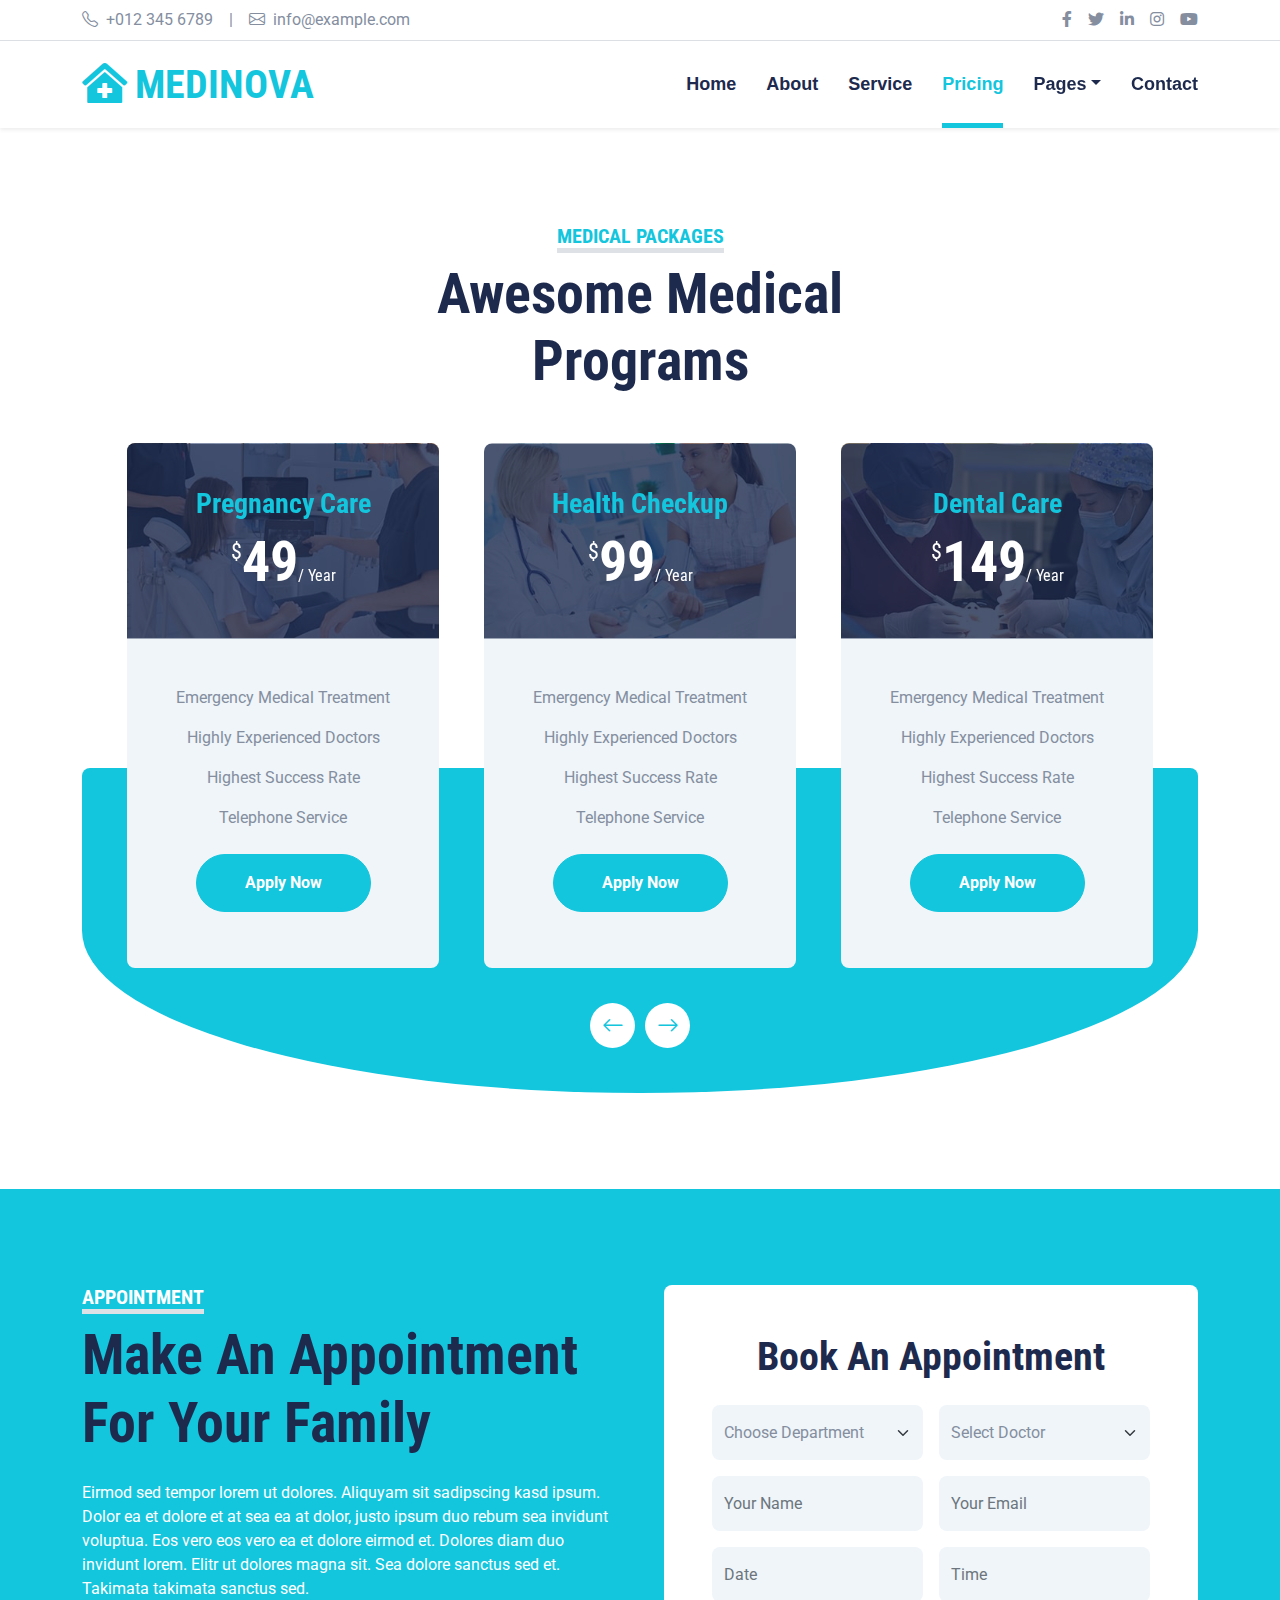
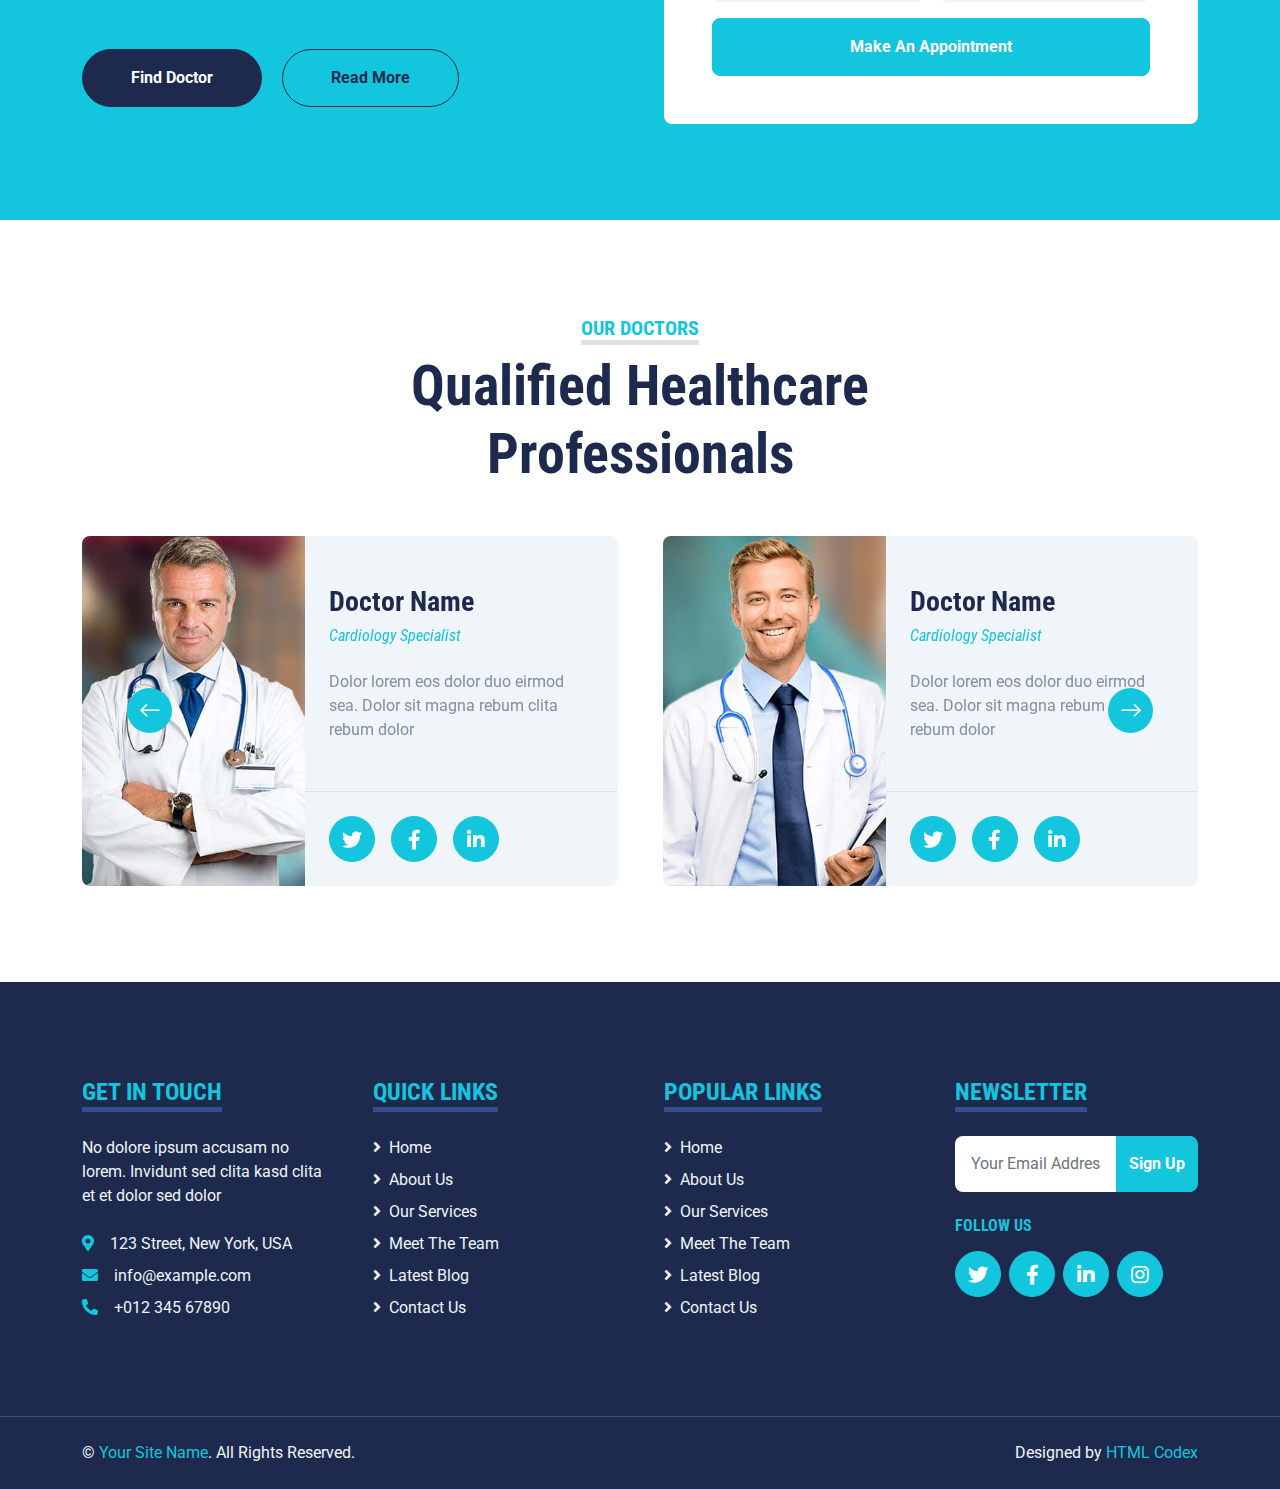
<file: price.html>
<!DOCTYPE html>
<html lang="en">

<head>
    <meta charset="utf-8">
    <title>MEDINOVA - Hospital Website Template</title>
    <meta content="width=device-width, initial-scale=1.0" name="viewport">
    <meta content="Free HTML Templates" name="keywords">
    <meta content="Free HTML Templates" name="description">

    <!-- Favicon -->
    <link href="img/favicon.ico" rel="icon">

    <!-- Google Web Fonts -->
    <link rel="preconnect" href="https://fonts.gstatic.com">
    <link href="https://fonts.googleapis.com/css2?family=Roboto+Condensed:wght@400;700&family=Roboto:wght@400;700&display=swap" rel="stylesheet">  

    <!-- Icon Font Stylesheet -->
    <link href="https://cdnjs.cloudflare.com/ajax/libs/font-awesome/5.15.0/css/all.min.css" rel="stylesheet">
    <link href="https://cdn.jsdelivr.net/npm/bootstrap-icons@1.4.1/font/bootstrap-icons.css" rel="stylesheet">

    <!-- Libraries Stylesheet -->
    <link href="lib/owlcarousel/assets/owl.carousel.min.css" rel="stylesheet">
    <link href="lib/tempusdominus/css/tempusdominus-bootstrap-4.min.css" rel="stylesheet" />

    <!-- Customized Bootstrap Stylesheet -->
    <link href="css/bootstrap.min.css" rel="stylesheet">

    <!-- Template Stylesheet -->
    <link href="css/style.css" rel="stylesheet">
</head>

<body>
    <!-- Topbar Start -->
    <div class="container-fluid py-2 border-bottom d-none d-lg-block">
        <div class="container">
            <div class="row">
                <div class="col-md-6 text-center text-lg-start mb-2 mb-lg-0">
                    <div class="d-inline-flex align-items-center">
                        <a class="text-decoration-none text-body pe-3" href=""><i class="bi bi-telephone me-2"></i>+012 345 6789</a>
                        <span class="text-body">|</span>
                        <a class="text-decoration-none text-body px-3" href=""><i class="bi bi-envelope me-2"></i>info@example.com</a>
                    </div>
                </div>
                <div class="col-md-6 text-center text-lg-end">
                    <div class="d-inline-flex align-items-center">
                        <a class="text-body px-2" href="">
                            <i class="fab fa-facebook-f"></i>
                        </a>
                        <a class="text-body px-2" href="">
                            <i class="fab fa-twitter"></i>
                        </a>
                        <a class="text-body px-2" href="">
                            <i class="fab fa-linkedin-in"></i>
                        </a>
                        <a class="text-body px-2" href="">
                            <i class="fab fa-instagram"></i>
                        </a>
                        <a class="text-body ps-2" href="">
                            <i class="fab fa-youtube"></i>
                        </a>
                    </div>
                </div>
            </div>
        </div>
    </div>
    <!-- Topbar End -->


    <!-- Navbar Start -->
    <div class="container-fluid sticky-top bg-white shadow-sm mb-5">
        <div class="container">
            <nav class="navbar navbar-expand-lg bg-white navbar-light py-3 py-lg-0">
                <a href="index.html" class="navbar-brand">
                    <h1 class="m-0 text-uppercase text-primary"><i class="fa fa-clinic-medical me-2"></i>Medinova</h1>
                </a>
                <button class="navbar-toggler" type="button" data-bs-toggle="collapse" data-bs-target="#navbarCollapse">
                    <span class="navbar-toggler-icon"></span>
                </button>
                <div class="collapse navbar-collapse" id="navbarCollapse">
                    <div class="navbar-nav ms-auto py-0">
                        <a href="index.html" class="nav-item nav-link">Home</a>
                        <a href="about.html" class="nav-item nav-link">About</a>
                        <a href="service.html" class="nav-item nav-link">Service</a>
                        <a href="price.html" class="nav-item nav-link active">Pricing</a>
                        <div class="nav-item dropdown">
                            <a href="#" class="nav-link dropdown-toggle" data-bs-toggle="dropdown">Pages</a>
                            <div class="dropdown-menu m-0">
                                <a href="blog.html" class="dropdown-item">Blog Grid</a>
                                <a href="detail.html" class="dropdown-item">Blog Detail</a>
                                <a href="team.html" class="dropdown-item">The Team</a>
                                <a href="testimonial.html" class="dropdown-item">Testimonial</a>
                                <a href="appointment.html" class="dropdown-item">Appointment</a>
                                <a href="search.html" class="dropdown-item">Search</a>
                            </div>
                        </div>
                        <a href="contact.html" class="nav-item nav-link">Contact</a>
                    </div>
                </div>
            </nav>
        </div>
    </div>
    <!-- Navbar End -->


    <!-- Pricing Plan Start -->
    <div class="container-fluid py-5">
        <div class="container">
            <div class="text-center mx-auto mb-5" style="max-width: 500px;">
                <h5 class="d-inline-block text-primary text-uppercase border-bottom border-5">Medical Packages</h5>
                <h1 class="display-4">Awesome Medical Programs</h1>
            </div>
            <div class="owl-carousel price-carousel position-relative" style="padding: 0 45px 45px 45px;">
                <div class="bg-light rounded text-center">
                    <div class="position-relative">
                        <img class="img-fluid rounded-top" src="img/price-1.jpg" alt="">
                        <div class="position-absolute w-100 h-100 top-50 start-50 translate-middle rounded-top d-flex flex-column align-items-center justify-content-center" style="background: rgba(29, 42, 77, .8);">
                            <h3 class="text-primary">Pregnancy Care</h3>
                            <h1 class="display-4 text-white mb-0">
                                <small class="align-top fw-normal" style="font-size: 22px; line-height: 45px;">$</small>49<small class="align-bottom fw-normal" style="font-size: 16px; line-height: 40px;">/ Year</small>
                            </h1>
                        </div>
                    </div>
                    <div class="text-center py-5">
                        <p>Emergency Medical Treatment</p>
                        <p>Highly Experienced Doctors</p>
                        <p>Highest Success Rate</p>
                        <p>Telephone Service</p>
                        <a href="" class="btn btn-primary rounded-pill py-3 px-5 my-2">Apply Now</a>
                    </div>
                </div>
                <div class="bg-light rounded text-center">
                    <div class="position-relative">
                        <img class="img-fluid rounded-top" src="img/price-2.jpg" alt="">
                        <div class="position-absolute w-100 h-100 top-50 start-50 translate-middle rounded-top d-flex flex-column align-items-center justify-content-center" style="background: rgba(29, 42, 77, .8);">
                            <h3 class="text-primary">Health Checkup</h3>
                            <h1 class="display-4 text-white mb-0">
                                <small class="align-top fw-normal" style="font-size: 22px; line-height: 45px;">$</small>99<small class="align-bottom fw-normal" style="font-size: 16px; line-height: 40px;">/ Year</small>
                            </h1>
                        </div>
                    </div>
                    <div class="text-center py-5">
                        <p>Emergency Medical Treatment</p>
                        <p>Highly Experienced Doctors</p>
                        <p>Highest Success Rate</p>
                        <p>Telephone Service</p>
                        <a href="" class="btn btn-primary rounded-pill py-3 px-5 my-2">Apply Now</a>
                    </div>
                </div>
                <div class="bg-light rounded text-center">
                    <div class="position-relative">
                        <img class="img-fluid rounded-top" src="img/price-3.jpg" alt="">
                        <div class="position-absolute w-100 h-100 top-50 start-50 translate-middle rounded-top d-flex flex-column align-items-center justify-content-center" style="background: rgba(29, 42, 77, .8);">
                            <h3 class="text-primary">Dental Care</h3>
                            <h1 class="display-4 text-white mb-0">
                                <small class="align-top fw-normal" style="font-size: 22px; line-height: 45px;">$</small>149<small class="align-bottom fw-normal" style="font-size: 16px; line-height: 40px;">/ Year</small>
                            </h1>
                        </div>
                    </div>
                    <div class="text-center py-5">
                        <p>Emergency Medical Treatment</p>
                        <p>Highly Experienced Doctors</p>
                        <p>Highest Success Rate</p>
                        <p>Telephone Service</p>
                        <a href="" class="btn btn-primary rounded-pill py-3 px-5 my-2">Apply Now</a>
                    </div>
                </div>
                <div class="bg-light rounded text-center">
                    <div class="position-relative">
                        <img class="img-fluid rounded-top" src="img/price-4.jpg" alt="">
                        <div class="position-absolute w-100 h-100 top-50 start-50 translate-middle rounded-top d-flex flex-column align-items-center justify-content-center" style="background: rgba(29, 42, 77, .8);">
                            <h3 class="text-primary">Operation & Surgery</h3>
                            <h1 class="display-4 text-white mb-0">
                                <small class="align-top fw-normal" style="font-size: 22px; line-height: 45px;">$</small>199<small class="align-bottom fw-normal" style="font-size: 16px; line-height: 40px;">/ Year</small>
                            </h1>
                        </div>
                    </div>
                    <div class="text-center py-5">
                        <p>Emergency Medical Treatment</p>
                        <p>Highly Experienced Doctors</p>
                        <p>Highest Success Rate</p>
                        <p>Telephone Service</p>
                        <a href="" class="btn btn-primary rounded-pill py-3 px-5 my-2">Apply Now</a>
                    </div>
                </div>
            </div>
        </div>
    </div>
    <!-- Pricing Plan End -->


    <!-- Appointment Start -->
    <div class="container-fluid bg-primary my-5 py-5">
        <div class="container py-5">
            <div class="row gx-5">
                <div class="col-lg-6 mb-5 mb-lg-0">
                    <div class="mb-4">
                        <h5 class="d-inline-block text-white text-uppercase border-bottom border-5">Appointment</h5>
                        <h1 class="display-4">Make An Appointment For Your Family</h1>
                    </div>
                    <p class="text-white mb-5">Eirmod sed tempor lorem ut dolores. Aliquyam sit sadipscing kasd ipsum. Dolor ea et dolore et at sea ea at dolor, justo ipsum duo rebum sea invidunt voluptua. Eos vero eos vero ea et dolore eirmod et. Dolores diam duo invidunt lorem. Elitr ut dolores magna sit. Sea dolore sanctus sed et. Takimata takimata sanctus sed.</p>
                    <a class="btn btn-dark rounded-pill py-3 px-5 me-3" href="">Find Doctor</a>
                    <a class="btn btn-outline-dark rounded-pill py-3 px-5" href="">Read More</a>
                </div>
                <div class="col-lg-6">
                    <div class="bg-white text-center rounded p-5">
                        <h1 class="mb-4">Book An Appointment</h1>
                        <form>
                            <div class="row g-3">
                                <div class="col-12 col-sm-6">
                                    <select class="form-select bg-light border-0" style="height: 55px;">
                                        <option selected>Choose Department</option>
                                        <option value="1">Department 1</option>
                                        <option value="2">Department 2</option>
                                        <option value="3">Department 3</option>
                                    </select>
                                </div>
                                <div class="col-12 col-sm-6">
                                    <select class="form-select bg-light border-0" style="height: 55px;">
                                        <option selected>Select Doctor</option>
                                        <option value="1">Doctor 1</option>
                                        <option value="2">Doctor 2</option>
                                        <option value="3">Doctor 3</option>
                                    </select>
                                </div>
                                <div class="col-12 col-sm-6">
                                    <input type="text" class="form-control bg-light border-0" placeholder="Your Name" style="height: 55px;">
                                </div>
                                <div class="col-12 col-sm-6">
                                    <input type="email" class="form-control bg-light border-0" placeholder="Your Email" style="height: 55px;">
                                </div>
                                <div class="col-12 col-sm-6">
                                    <div class="date" id="date" data-target-input="nearest">
                                        <input type="text"
                                            class="form-control bg-light border-0 datetimepicker-input"
                                            placeholder="Date" data-target="#date" data-toggle="datetimepicker" style="height: 55px;">
                                    </div>
                                </div>
                                <div class="col-12 col-sm-6">
                                    <div class="time" id="time" data-target-input="nearest">
                                        <input type="text"
                                            class="form-control bg-light border-0 datetimepicker-input"
                                            placeholder="Time" data-target="#time" data-toggle="datetimepicker" style="height: 55px;">
                                    </div>
                                </div>
                                <div class="col-12">
                                    <button class="btn btn-primary w-100 py-3" type="submit">Make An Appointment</button>
                                </div>
                            </div>
                        </form>
                    </div>
                </div>
            </div>
        </div>
    </div>
    <!-- Appointment End -->


    <!-- Team Start -->
    <div class="container-fluid py-5">
        <div class="container">
            <div class="text-center mx-auto mb-5" style="max-width: 500px;">
                <h5 class="d-inline-block text-primary text-uppercase border-bottom border-5">Our Doctors</h5>
                <h1 class="display-4">Qualified Healthcare Professionals</h1>
            </div>
            <div class="owl-carousel team-carousel position-relative">
                <div class="team-item">
                    <div class="row g-0 bg-light rounded overflow-hidden">
                        <div class="col-12 col-sm-5 h-100">
                            <img class="img-fluid h-100" src="img/team-1.jpg" style="object-fit: cover;">
                        </div>
                        <div class="col-12 col-sm-7 h-100 d-flex flex-column">
                            <div class="mt-auto p-4">
                                <h3>Doctor Name</h3>
                                <h6 class="fw-normal fst-italic text-primary mb-4">Cardiology Specialist</h6>
                                <p class="m-0">Dolor lorem eos dolor duo eirmod sea. Dolor sit magna rebum clita rebum dolor</p>
                            </div>
                            <div class="d-flex mt-auto border-top p-4">
                                <a class="btn btn-lg btn-primary btn-lg-square rounded-circle me-3" href="#"><i class="fab fa-twitter"></i></a>
                                <a class="btn btn-lg btn-primary btn-lg-square rounded-circle me-3" href="#"><i class="fab fa-facebook-f"></i></a>
                                <a class="btn btn-lg btn-primary btn-lg-square rounded-circle" href="#"><i class="fab fa-linkedin-in"></i></a>
                            </div>
                        </div>
                    </div>
                </div>
                <div class="team-item">
                    <div class="row g-0 bg-light rounded overflow-hidden">
                        <div class="col-12 col-sm-5 h-100">
                            <img class="img-fluid h-100" src="img/team-2.jpg" style="object-fit: cover;">
                        </div>
                        <div class="col-12 col-sm-7 h-100 d-flex flex-column">
                            <div class="mt-auto p-4">
                                <h3>Doctor Name</h3>
                                <h6 class="fw-normal fst-italic text-primary mb-4">Cardiology Specialist</h6>
                                <p class="m-0">Dolor lorem eos dolor duo eirmod sea. Dolor sit magna rebum clita rebum dolor</p>
                            </div>
                            <div class="d-flex mt-auto border-top p-4">
                                <a class="btn btn-lg btn-primary btn-lg-square rounded-circle me-3" href="#"><i class="fab fa-twitter"></i></a>
                                <a class="btn btn-lg btn-primary btn-lg-square rounded-circle me-3" href="#"><i class="fab fa-facebook-f"></i></a>
                                <a class="btn btn-lg btn-primary btn-lg-square rounded-circle" href="#"><i class="fab fa-linkedin-in"></i></a>
                            </div>
                        </div>
                    </div>
                </div>
                <div class="team-item">
                    <div class="row g-0 bg-light rounded overflow-hidden">
                        <div class="col-12 col-sm-5 h-100">
                            <img class="img-fluid h-100" src="img/team-3.jpg" style="object-fit: cover;">
                        </div>
                        <div class="col-12 col-sm-7 h-100 d-flex flex-column">
                            <div class="mt-auto p-4">
                                <h3>Doctor Name</h3>
                                <h6 class="fw-normal fst-italic text-primary mb-4">Cardiology Specialist</h6>
                                <p class="m-0">Dolor lorem eos dolor duo eirmod sea. Dolor sit magna rebum clita rebum dolor</p>
                            </div>
                            <div class="d-flex mt-auto border-top p-4">
                                <a class="btn btn-lg btn-primary btn-lg-square rounded-circle me-3" href="#"><i class="fab fa-twitter"></i></a>
                                <a class="btn btn-lg btn-primary btn-lg-square rounded-circle me-3" href="#"><i class="fab fa-facebook-f"></i></a>
                                <a class="btn btn-lg btn-primary btn-lg-square rounded-circle" href="#"><i class="fab fa-linkedin-in"></i></a>
                            </div>
                        </div>
                    </div>
                </div>
            </div>
        </div>
    </div>
    <!-- Team End -->


    <!-- Footer Start -->
    <div class="container-fluid bg-dark text-light mt-5 py-5">
        <div class="container py-5">
            <div class="row g-5">
                <div class="col-lg-3 col-md-6">
                    <h4 class="d-inline-block text-primary text-uppercase border-bottom border-5 border-secondary mb-4">Get In Touch</h4>
                    <p class="mb-4">No dolore ipsum accusam no lorem. Invidunt sed clita kasd clita et et dolor sed dolor</p>
                    <p class="mb-2"><i class="fa fa-map-marker-alt text-primary me-3"></i>123 Street, New York, USA</p>
                    <p class="mb-2"><i class="fa fa-envelope text-primary me-3"></i>info@example.com</p>
                    <p class="mb-0"><i class="fa fa-phone-alt text-primary me-3"></i>+012 345 67890</p>
                </div>
                <div class="col-lg-3 col-md-6">
                    <h4 class="d-inline-block text-primary text-uppercase border-bottom border-5 border-secondary mb-4">Quick Links</h4>
                    <div class="d-flex flex-column justify-content-start">
                        <a class="text-light mb-2" href="#"><i class="fa fa-angle-right me-2"></i>Home</a>
                        <a class="text-light mb-2" href="#"><i class="fa fa-angle-right me-2"></i>About Us</a>
                        <a class="text-light mb-2" href="#"><i class="fa fa-angle-right me-2"></i>Our Services</a>
                        <a class="text-light mb-2" href="#"><i class="fa fa-angle-right me-2"></i>Meet The Team</a>
                        <a class="text-light mb-2" href="#"><i class="fa fa-angle-right me-2"></i>Latest Blog</a>
                        <a class="text-light" href="#"><i class="fa fa-angle-right me-2"></i>Contact Us</a>
                    </div>
                </div>
                <div class="col-lg-3 col-md-6">
                    <h4 class="d-inline-block text-primary text-uppercase border-bottom border-5 border-secondary mb-4">Popular Links</h4>
                    <div class="d-flex flex-column justify-content-start">
                        <a class="text-light mb-2" href="#"><i class="fa fa-angle-right me-2"></i>Home</a>
                        <a class="text-light mb-2" href="#"><i class="fa fa-angle-right me-2"></i>About Us</a>
                        <a class="text-light mb-2" href="#"><i class="fa fa-angle-right me-2"></i>Our Services</a>
                        <a class="text-light mb-2" href="#"><i class="fa fa-angle-right me-2"></i>Meet The Team</a>
                        <a class="text-light mb-2" href="#"><i class="fa fa-angle-right me-2"></i>Latest Blog</a>
                        <a class="text-light" href="#"><i class="fa fa-angle-right me-2"></i>Contact Us</a>
                    </div>
                </div>
                <div class="col-lg-3 col-md-6">
                    <h4 class="d-inline-block text-primary text-uppercase border-bottom border-5 border-secondary mb-4">Newsletter</h4>
                    <form action="">
                        <div class="input-group">
                            <input type="text" class="form-control p-3 border-0" placeholder="Your Email Address">
                            <button class="btn btn-primary">Sign Up</button>
                        </div>
                    </form>
                    <h6 class="text-primary text-uppercase mt-4 mb-3">Follow Us</h6>
                    <div class="d-flex">
                        <a class="btn btn-lg btn-primary btn-lg-square rounded-circle me-2" href="#"><i class="fab fa-twitter"></i></a>
                        <a class="btn btn-lg btn-primary btn-lg-square rounded-circle me-2" href="#"><i class="fab fa-facebook-f"></i></a>
                        <a class="btn btn-lg btn-primary btn-lg-square rounded-circle me-2" href="#"><i class="fab fa-linkedin-in"></i></a>
                        <a class="btn btn-lg btn-primary btn-lg-square rounded-circle" href="#"><i class="fab fa-instagram"></i></a>
                    </div>
                </div>
            </div>
        </div>
    </div>
    <div class="container-fluid bg-dark text-light border-top border-secondary py-4">
        <div class="container">
            <div class="row g-5">
                <div class="col-md-6 text-center text-md-start">
                    <p class="mb-md-0">&copy; <a class="text-primary" href="#">Your Site Name</a>. All Rights Reserved.</p>
                </div>
                <div class="col-md-6 text-center text-md-end">
                    <p class="mb-0">Designed by <a class="text-primary" href="https://htmlcodex.com">HTML Codex</a></p>
                </div>
            </div>
        </div>
    </div>
    <!-- Footer End -->


    <!-- Back to Top -->
    <a href="#" class="btn btn-lg btn-primary btn-lg-square back-to-top"><i class="bi bi-arrow-up"></i></a>


    <!-- JavaScript Libraries -->
    <script src="https://code.jquery.com/jquery-3.4.1.min.js"></script>
    <script src="https://cdn.jsdelivr.net/npm/bootstrap@5.0.0/dist/js/bootstrap.bundle.min.js"></script>
    <script src="lib/easing/easing.min.js"></script>
    <script src="lib/waypoints/waypoints.min.js"></script>
    <script src="lib/owlcarousel/owl.carousel.min.js"></script>
    <script src="lib/tempusdominus/js/moment.min.js"></script>
    <script src="lib/tempusdominus/js/moment-timezone.min.js"></script>
    <script src="lib/tempusdominus/js/tempusdominus-bootstrap-4.min.js"></script>

    <!-- Template Javascript -->
    <script src="js/main.js"></script>
</body>

</html>
</file>
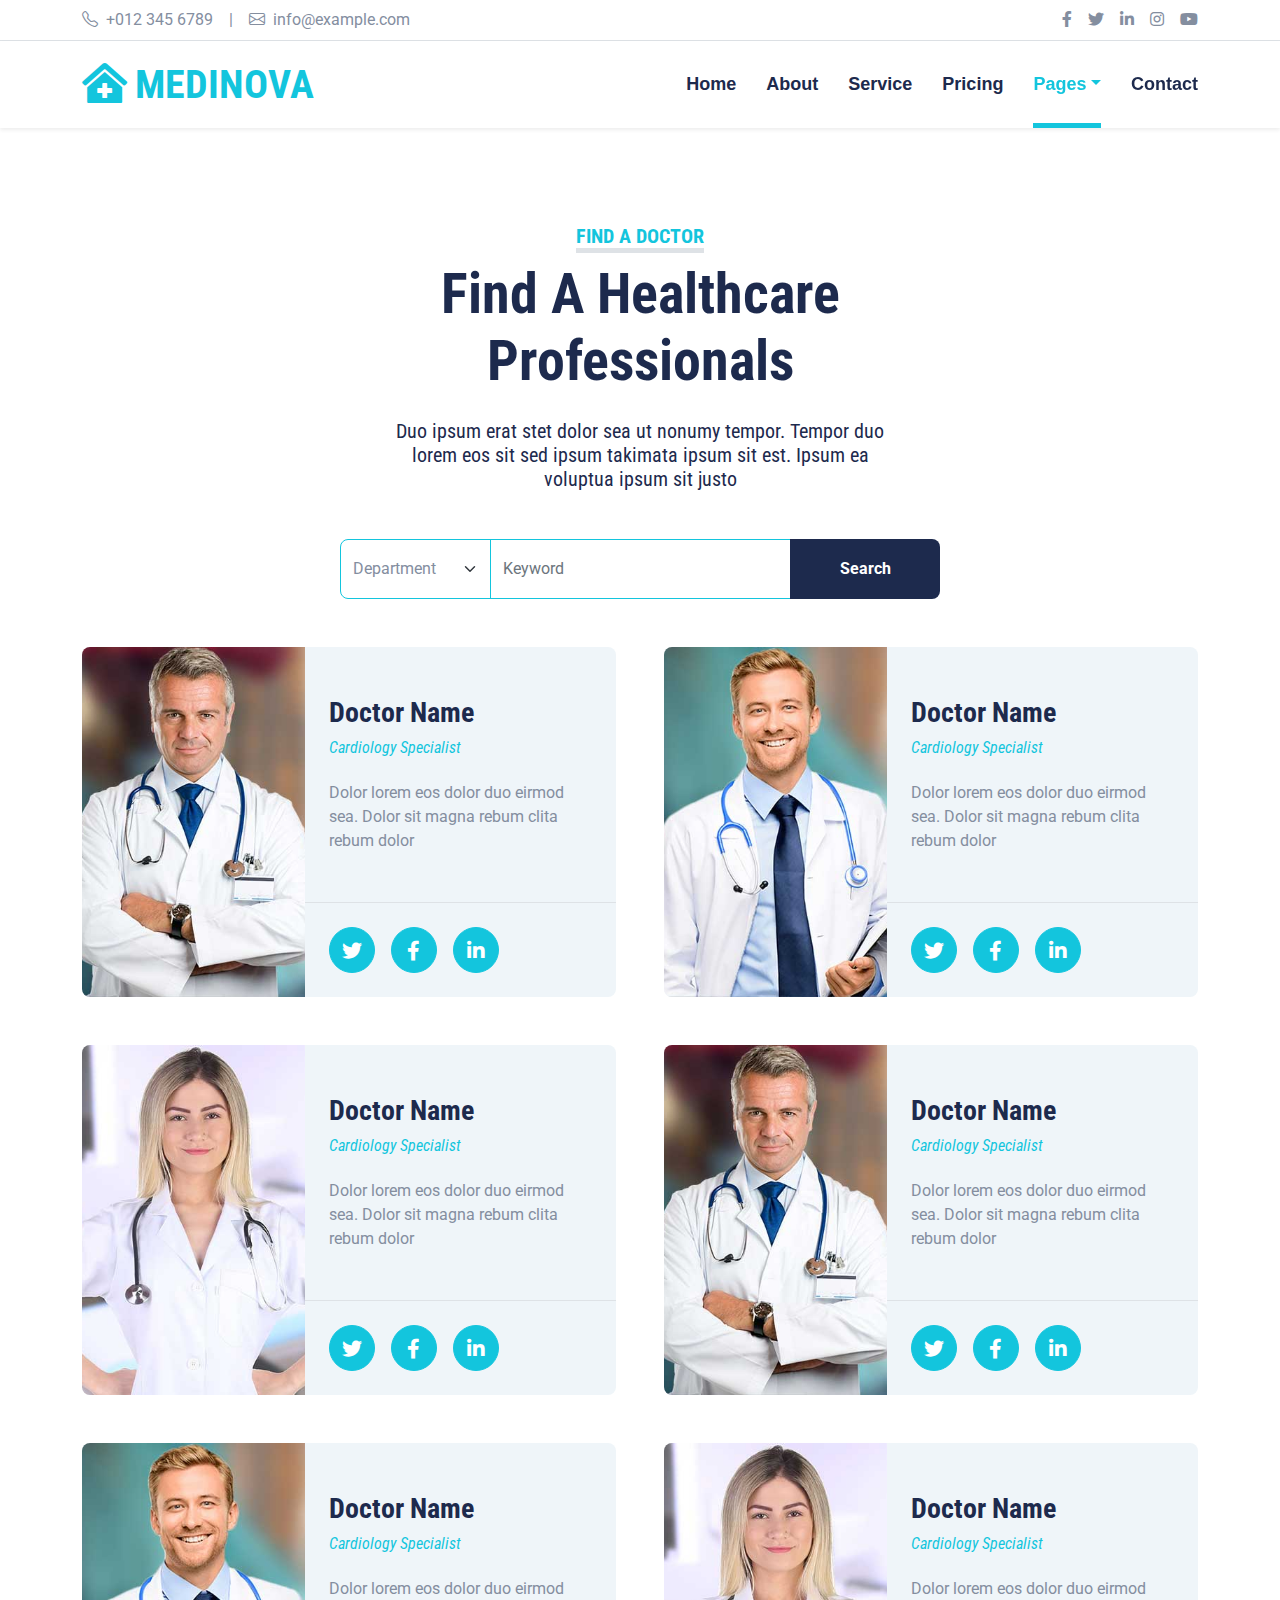
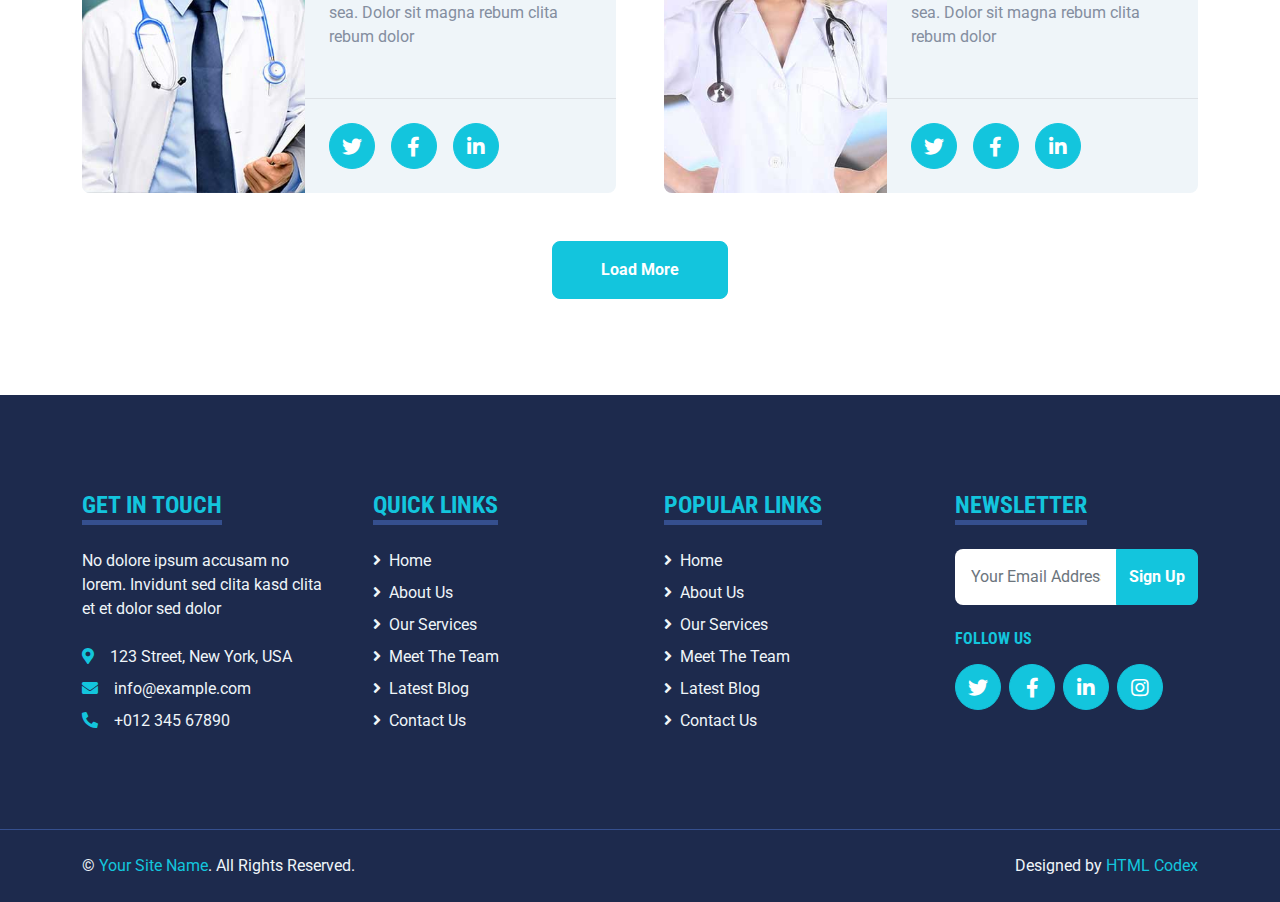
<file: search.html>
<!DOCTYPE html>
<html lang="en">

<head>
    <meta charset="utf-8">
    <title>MEDINOVA - Hospital Website Template</title>
    <meta content="width=device-width, initial-scale=1.0" name="viewport">
    <meta content="Free HTML Templates" name="keywords">
    <meta content="Free HTML Templates" name="description">

    <!-- Favicon -->
    <link href="img/favicon.ico" rel="icon">

    <!-- Google Web Fonts -->
    <link rel="preconnect" href="https://fonts.gstatic.com">
    <link href="https://fonts.googleapis.com/css2?family=Roboto+Condensed:wght@400;700&family=Roboto:wght@400;700&display=swap" rel="stylesheet">  

    <!-- Icon Font Stylesheet -->
    <link href="https://cdnjs.cloudflare.com/ajax/libs/font-awesome/5.15.0/css/all.min.css" rel="stylesheet">
    <link href="https://cdn.jsdelivr.net/npm/bootstrap-icons@1.4.1/font/bootstrap-icons.css" rel="stylesheet">

    <!-- Libraries Stylesheet -->
    <link href="lib/owlcarousel/assets/owl.carousel.min.css" rel="stylesheet">
    <link href="lib/tempusdominus/css/tempusdominus-bootstrap-4.min.css" rel="stylesheet" />

    <!-- Customized Bootstrap Stylesheet -->
    <link href="css/bootstrap.min.css" rel="stylesheet">

    <!-- Template Stylesheet -->
    <link href="css/style.css" rel="stylesheet">
</head>

<body>
    <!-- Topbar Start -->
    <div class="container-fluid py-2 border-bottom d-none d-lg-block">
        <div class="container">
            <div class="row">
                <div class="col-md-6 text-center text-lg-start mb-2 mb-lg-0">
                    <div class="d-inline-flex align-items-center">
                        <a class="text-decoration-none text-body pe-3" href=""><i class="bi bi-telephone me-2"></i>+012 345 6789</a>
                        <span class="text-body">|</span>
                        <a class="text-decoration-none text-body px-3" href=""><i class="bi bi-envelope me-2"></i>info@example.com</a>
                    </div>
                </div>
                <div class="col-md-6 text-center text-lg-end">
                    <div class="d-inline-flex align-items-center">
                        <a class="text-body px-2" href="">
                            <i class="fab fa-facebook-f"></i>
                        </a>
                        <a class="text-body px-2" href="">
                            <i class="fab fa-twitter"></i>
                        </a>
                        <a class="text-body px-2" href="">
                            <i class="fab fa-linkedin-in"></i>
                        </a>
                        <a class="text-body px-2" href="">
                            <i class="fab fa-instagram"></i>
                        </a>
                        <a class="text-body ps-2" href="">
                            <i class="fab fa-youtube"></i>
                        </a>
                    </div>
                </div>
            </div>
        </div>
    </div>
    <!-- Topbar End -->


    <!-- Navbar Start -->
    <div class="container-fluid sticky-top bg-white shadow-sm mb-5">
        <div class="container">
            <nav class="navbar navbar-expand-lg bg-white navbar-light py-3 py-lg-0">
                <a href="index.html" class="navbar-brand">
                    <h1 class="m-0 text-uppercase text-primary"><i class="fa fa-clinic-medical me-2"></i>Medinova</h1>
                </a>
                <button class="navbar-toggler" type="button" data-bs-toggle="collapse" data-bs-target="#navbarCollapse">
                    <span class="navbar-toggler-icon"></span>
                </button>
                <div class="collapse navbar-collapse" id="navbarCollapse">
                    <div class="navbar-nav ms-auto py-0">
                        <a href="index.html" class="nav-item nav-link">Home</a>
                        <a href="about.html" class="nav-item nav-link">About</a>
                        <a href="service.html" class="nav-item nav-link">Service</a>
                        <a href="price.html" class="nav-item nav-link">Pricing</a>
                        <div class="nav-item dropdown">
                            <a href="#" class="nav-link dropdown-toggle active" data-bs-toggle="dropdown">Pages</a>
                            <div class="dropdown-menu m-0">
                                <a href="blog.html" class="dropdown-item">Blog Grid</a>
                                <a href="detail.html" class="dropdown-item">Blog Detail</a>
                                <a href="team.html" class="dropdown-item">The Team</a>
                                <a href="testimonial.html" class="dropdown-item">Testimonial</a>
                                <a href="appointment.html" class="dropdown-item">Appointment</a>
                                <a href="search.html" class="dropdown-item active">Search</a>
                            </div>
                        </div>
                        <a href="contact.html" class="nav-item nav-link">Contact</a>
                    </div>
                </div>
            </nav>
        </div>
    </div>
    <!-- Navbar End -->


    <!-- Search Start -->
    <div class="container-fluid pt-5">
        <div class="container">
            <div class="text-center mx-auto mb-5" style="max-width: 500px;">
                <h5 class="d-inline-block text-primary text-uppercase border-bottom border-5">Find A Doctor</h5>
                <h1 class="display-4 mb-4">Find A Healthcare Professionals</h1>
                <h5 class="fw-normal">Duo ipsum erat stet dolor sea ut nonumy tempor. Tempor duo lorem eos sit sed ipsum takimata ipsum sit est. Ipsum ea voluptua ipsum sit justo</h5>
            </div>
            <div class="mx-auto" style="width: 100%; max-width: 600px;">
                <div class="input-group">
                    <select class="form-select border-primary w-25" style="height: 60px;">
                        <option selected>Department</option>
                        <option value="1">Department 1</option>
                        <option value="2">Department 2</option>
                        <option value="3">Department 3</option>
                    </select>
                    <input type="text" class="form-control border-primary w-50" placeholder="Keyword">
                    <button class="btn btn-dark border-0 w-25">Search</button>
                </div>
            </div>
        </div>
    </div>
    <!-- Search End -->


    <!-- Search Result Start -->
    <div class="container-fluid py-5">
        <div class="container">
            <div class="row g-5">
                <div class="col-lg-6 team-item">
                    <div class="row g-0 bg-light rounded overflow-hidden">
                        <div class="col-12 col-sm-5 h-100">
                            <img class="img-fluid h-100" src="img/team-1.jpg" style="object-fit: cover;">
                        </div>
                        <div class="col-12 col-sm-7 h-100 d-flex flex-column">
                            <div class="mt-auto p-4">
                                <h3>Doctor Name</h3>
                                <h6 class="fw-normal fst-italic text-primary mb-4">Cardiology Specialist</h6>
                                <p class="m-0">Dolor lorem eos dolor duo eirmod sea. Dolor sit magna rebum clita rebum dolor</p>
                            </div>
                            <div class="d-flex mt-auto border-top p-4">
                                <a class="btn btn-lg btn-primary btn-lg-square rounded-circle me-3" href="#"><i class="fab fa-twitter"></i></a>
                                <a class="btn btn-lg btn-primary btn-lg-square rounded-circle me-3" href="#"><i class="fab fa-facebook-f"></i></a>
                                <a class="btn btn-lg btn-primary btn-lg-square rounded-circle" href="#"><i class="fab fa-linkedin-in"></i></a>
                            </div>
                        </div>
                    </div>
                </div>
                <div class="col-lg-6 team-item">
                    <div class="row g-0 bg-light rounded overflow-hidden">
                        <div class="col-12 col-sm-5 h-100">
                            <img class="img-fluid h-100" src="img/team-2.jpg" style="object-fit: cover;">
                        </div>
                        <div class="col-12 col-sm-7 h-100 d-flex flex-column">
                            <div class="mt-auto p-4">
                                <h3>Doctor Name</h3>
                                <h6 class="fw-normal fst-italic text-primary mb-4">Cardiology Specialist</h6>
                                <p class="m-0">Dolor lorem eos dolor duo eirmod sea. Dolor sit magna rebum clita rebum dolor</p>
                            </div>
                            <div class="d-flex mt-auto border-top p-4">
                                <a class="btn btn-lg btn-primary btn-lg-square rounded-circle me-3" href="#"><i class="fab fa-twitter"></i></a>
                                <a class="btn btn-lg btn-primary btn-lg-square rounded-circle me-3" href="#"><i class="fab fa-facebook-f"></i></a>
                                <a class="btn btn-lg btn-primary btn-lg-square rounded-circle" href="#"><i class="fab fa-linkedin-in"></i></a>
                            </div>
                        </div>
                    </div>
                </div>
                <div class="col-lg-6 team-item">
                    <div class="row g-0 bg-light rounded overflow-hidden">
                        <div class="col-12 col-sm-5 h-100">
                            <img class="img-fluid h-100" src="img/team-3.jpg" style="object-fit: cover;">
                        </div>
                        <div class="col-12 col-sm-7 h-100 d-flex flex-column">
                            <div class="mt-auto p-4">
                                <h3>Doctor Name</h3>
                                <h6 class="fw-normal fst-italic text-primary mb-4">Cardiology Specialist</h6>
                                <p class="m-0">Dolor lorem eos dolor duo eirmod sea. Dolor sit magna rebum clita rebum dolor</p>
                            </div>
                            <div class="d-flex mt-auto border-top p-4">
                                <a class="btn btn-lg btn-primary btn-lg-square rounded-circle me-3" href="#"><i class="fab fa-twitter"></i></a>
                                <a class="btn btn-lg btn-primary btn-lg-square rounded-circle me-3" href="#"><i class="fab fa-facebook-f"></i></a>
                                <a class="btn btn-lg btn-primary btn-lg-square rounded-circle" href="#"><i class="fab fa-linkedin-in"></i></a>
                            </div>
                        </div>
                    </div>
                </div>
                <div class="col-lg-6 team-item">
                    <div class="row g-0 bg-light rounded overflow-hidden">
                        <div class="col-12 col-sm-5 h-100">
                            <img class="img-fluid h-100" src="img/team-1.jpg" style="object-fit: cover;">
                        </div>
                        <div class="col-12 col-sm-7 h-100 d-flex flex-column">
                            <div class="mt-auto p-4">
                                <h3>Doctor Name</h3>
                                <h6 class="fw-normal fst-italic text-primary mb-4">Cardiology Specialist</h6>
                                <p class="m-0">Dolor lorem eos dolor duo eirmod sea. Dolor sit magna rebum clita rebum dolor</p>
                            </div>
                            <div class="d-flex mt-auto border-top p-4">
                                <a class="btn btn-lg btn-primary btn-lg-square rounded-circle me-3" href="#"><i class="fab fa-twitter"></i></a>
                                <a class="btn btn-lg btn-primary btn-lg-square rounded-circle me-3" href="#"><i class="fab fa-facebook-f"></i></a>
                                <a class="btn btn-lg btn-primary btn-lg-square rounded-circle" href="#"><i class="fab fa-linkedin-in"></i></a>
                            </div>
                        </div>
                    </div>
                </div>
                <div class="col-lg-6 team-item">
                    <div class="row g-0 bg-light rounded overflow-hidden">
                        <div class="col-12 col-sm-5 h-100">
                            <img class="img-fluid h-100" src="img/team-2.jpg" style="object-fit: cover;">
                        </div>
                        <div class="col-12 col-sm-7 h-100 d-flex flex-column">
                            <div class="mt-auto p-4">
                                <h3>Doctor Name</h3>
                                <h6 class="fw-normal fst-italic text-primary mb-4">Cardiology Specialist</h6>
                                <p class="m-0">Dolor lorem eos dolor duo eirmod sea. Dolor sit magna rebum clita rebum dolor</p>
                            </div>
                            <div class="d-flex mt-auto border-top p-4">
                                <a class="btn btn-lg btn-primary btn-lg-square rounded-circle me-3" href="#"><i class="fab fa-twitter"></i></a>
                                <a class="btn btn-lg btn-primary btn-lg-square rounded-circle me-3" href="#"><i class="fab fa-facebook-f"></i></a>
                                <a class="btn btn-lg btn-primary btn-lg-square rounded-circle" href="#"><i class="fab fa-linkedin-in"></i></a>
                            </div>
                        </div>
                    </div>
                </div>
                <div class="col-lg-6 team-item">
                    <div class="row g-0 bg-light rounded overflow-hidden">
                        <div class="col-12 col-sm-5 h-100">
                            <img class="img-fluid h-100" src="img/team-3.jpg" style="object-fit: cover;">
                        </div>
                        <div class="col-12 col-sm-7 h-100 d-flex flex-column">
                            <div class="mt-auto p-4">
                                <h3>Doctor Name</h3>
                                <h6 class="fw-normal fst-italic text-primary mb-4">Cardiology Specialist</h6>
                                <p class="m-0">Dolor lorem eos dolor duo eirmod sea. Dolor sit magna rebum clita rebum dolor</p>
                            </div>
                            <div class="d-flex mt-auto border-top p-4">
                                <a class="btn btn-lg btn-primary btn-lg-square rounded-circle me-3" href="#"><i class="fab fa-twitter"></i></a>
                                <a class="btn btn-lg btn-primary btn-lg-square rounded-circle me-3" href="#"><i class="fab fa-facebook-f"></i></a>
                                <a class="btn btn-lg btn-primary btn-lg-square rounded-circle" href="#"><i class="fab fa-linkedin-in"></i></a>
                            </div>
                        </div>
                    </div>
                </div>
                <div class="col-12 text-center">
                    <button class="btn btn-primary py-3 px-5">Load More</button>
                </div>
            </div>
        </div>
    </div>
    <!-- Search Result End -->


    <!-- Footer Start -->
    <div class="container-fluid bg-dark text-light mt-5 py-5">
        <div class="container py-5">
            <div class="row g-5">
                <div class="col-lg-3 col-md-6">
                    <h4 class="d-inline-block text-primary text-uppercase border-bottom border-5 border-secondary mb-4">Get In Touch</h4>
                    <p class="mb-4">No dolore ipsum accusam no lorem. Invidunt sed clita kasd clita et et dolor sed dolor</p>
                    <p class="mb-2"><i class="fa fa-map-marker-alt text-primary me-3"></i>123 Street, New York, USA</p>
                    <p class="mb-2"><i class="fa fa-envelope text-primary me-3"></i>info@example.com</p>
                    <p class="mb-0"><i class="fa fa-phone-alt text-primary me-3"></i>+012 345 67890</p>
                </div>
                <div class="col-lg-3 col-md-6">
                    <h4 class="d-inline-block text-primary text-uppercase border-bottom border-5 border-secondary mb-4">Quick Links</h4>
                    <div class="d-flex flex-column justify-content-start">
                        <a class="text-light mb-2" href="#"><i class="fa fa-angle-right me-2"></i>Home</a>
                        <a class="text-light mb-2" href="#"><i class="fa fa-angle-right me-2"></i>About Us</a>
                        <a class="text-light mb-2" href="#"><i class="fa fa-angle-right me-2"></i>Our Services</a>
                        <a class="text-light mb-2" href="#"><i class="fa fa-angle-right me-2"></i>Meet The Team</a>
                        <a class="text-light mb-2" href="#"><i class="fa fa-angle-right me-2"></i>Latest Blog</a>
                        <a class="text-light" href="#"><i class="fa fa-angle-right me-2"></i>Contact Us</a>
                    </div>
                </div>
                <div class="col-lg-3 col-md-6">
                    <h4 class="d-inline-block text-primary text-uppercase border-bottom border-5 border-secondary mb-4">Popular Links</h4>
                    <div class="d-flex flex-column justify-content-start">
                        <a class="text-light mb-2" href="#"><i class="fa fa-angle-right me-2"></i>Home</a>
                        <a class="text-light mb-2" href="#"><i class="fa fa-angle-right me-2"></i>About Us</a>
                        <a class="text-light mb-2" href="#"><i class="fa fa-angle-right me-2"></i>Our Services</a>
                        <a class="text-light mb-2" href="#"><i class="fa fa-angle-right me-2"></i>Meet The Team</a>
                        <a class="text-light mb-2" href="#"><i class="fa fa-angle-right me-2"></i>Latest Blog</a>
                        <a class="text-light" href="#"><i class="fa fa-angle-right me-2"></i>Contact Us</a>
                    </div>
                </div>
                <div class="col-lg-3 col-md-6">
                    <h4 class="d-inline-block text-primary text-uppercase border-bottom border-5 border-secondary mb-4">Newsletter</h4>
                    <form action="">
                        <div class="input-group">
                            <input type="text" class="form-control p-3 border-0" placeholder="Your Email Address">
                            <button class="btn btn-primary">Sign Up</button>
                        </div>
                    </form>
                    <h6 class="text-primary text-uppercase mt-4 mb-3">Follow Us</h6>
                    <div class="d-flex">
                        <a class="btn btn-lg btn-primary btn-lg-square rounded-circle me-2" href="#"><i class="fab fa-twitter"></i></a>
                        <a class="btn btn-lg btn-primary btn-lg-square rounded-circle me-2" href="#"><i class="fab fa-facebook-f"></i></a>
                        <a class="btn btn-lg btn-primary btn-lg-square rounded-circle me-2" href="#"><i class="fab fa-linkedin-in"></i></a>
                        <a class="btn btn-lg btn-primary btn-lg-square rounded-circle" href="#"><i class="fab fa-instagram"></i></a>
                    </div>
                </div>
            </div>
        </div>
    </div>
    <div class="container-fluid bg-dark text-light border-top border-secondary py-4">
        <div class="container">
            <div class="row g-5">
                <div class="col-md-6 text-center text-md-start">
                    <p class="mb-md-0">&copy; <a class="text-primary" href="#">Your Site Name</a>. All Rights Reserved.</p>
                </div>
                <div class="col-md-6 text-center text-md-end">
                    <p class="mb-0">Designed by <a class="text-primary" href="https://htmlcodex.com">HTML Codex</a></p>
                </div>
            </div>
        </div>
    </div>
    <!-- Footer End -->


    <!-- Back to Top -->
    <a href="#" class="btn btn-lg btn-primary btn-lg-square back-to-top"><i class="bi bi-arrow-up"></i></a>


    <!-- JavaScript Libraries -->
    <script src="https://code.jquery.com/jquery-3.4.1.min.js"></script>
    <script src="https://cdn.jsdelivr.net/npm/bootstrap@5.0.0/dist/js/bootstrap.bundle.min.js"></script>
    <script src="lib/easing/easing.min.js"></script>
    <script src="lib/waypoints/waypoints.min.js"></script>
    <script src="lib/owlcarousel/owl.carousel.min.js"></script>
    <script src="lib/tempusdominus/js/moment.min.js"></script>
    <script src="lib/tempusdominus/js/moment-timezone.min.js"></script>
    <script src="lib/tempusdominus/js/tempusdominus-bootstrap-4.min.js"></script>

    <!-- Template Javascript -->
    <script src="js/main.js"></script>
</body>

</html>
</file>
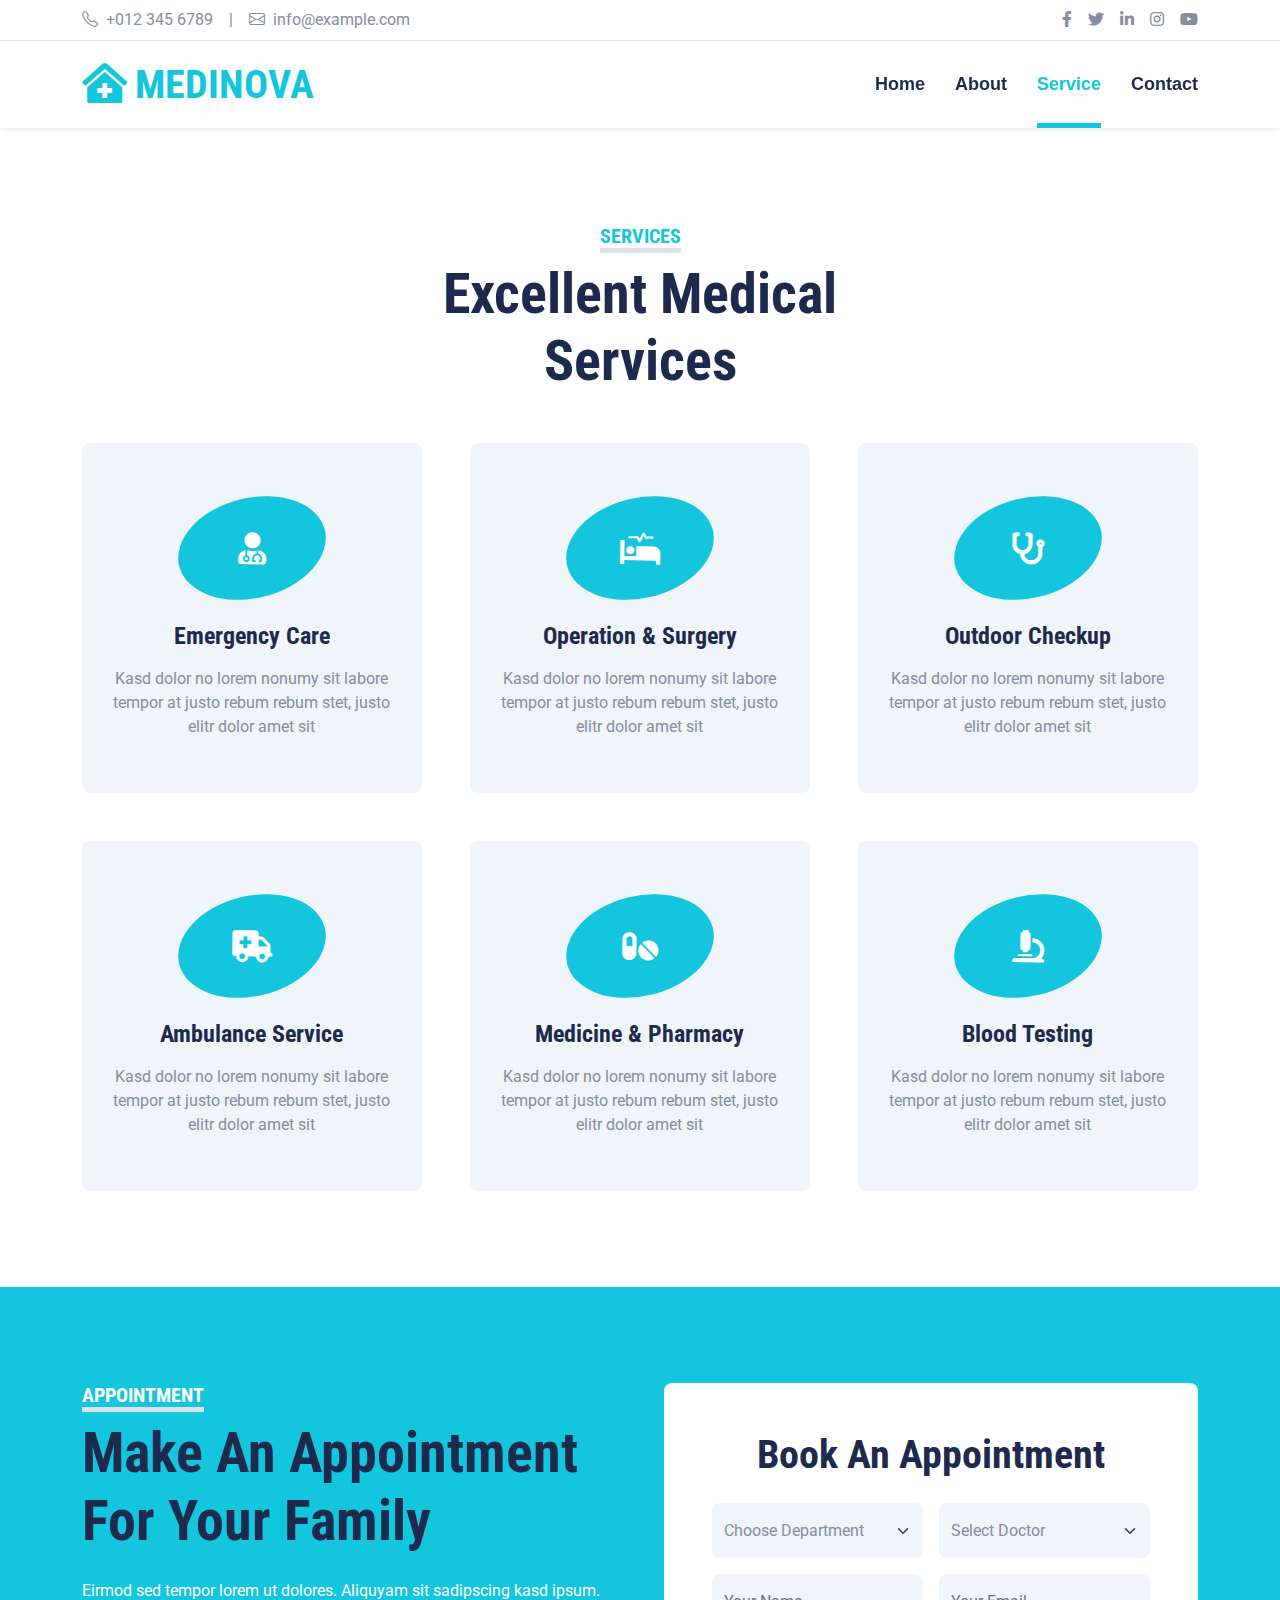
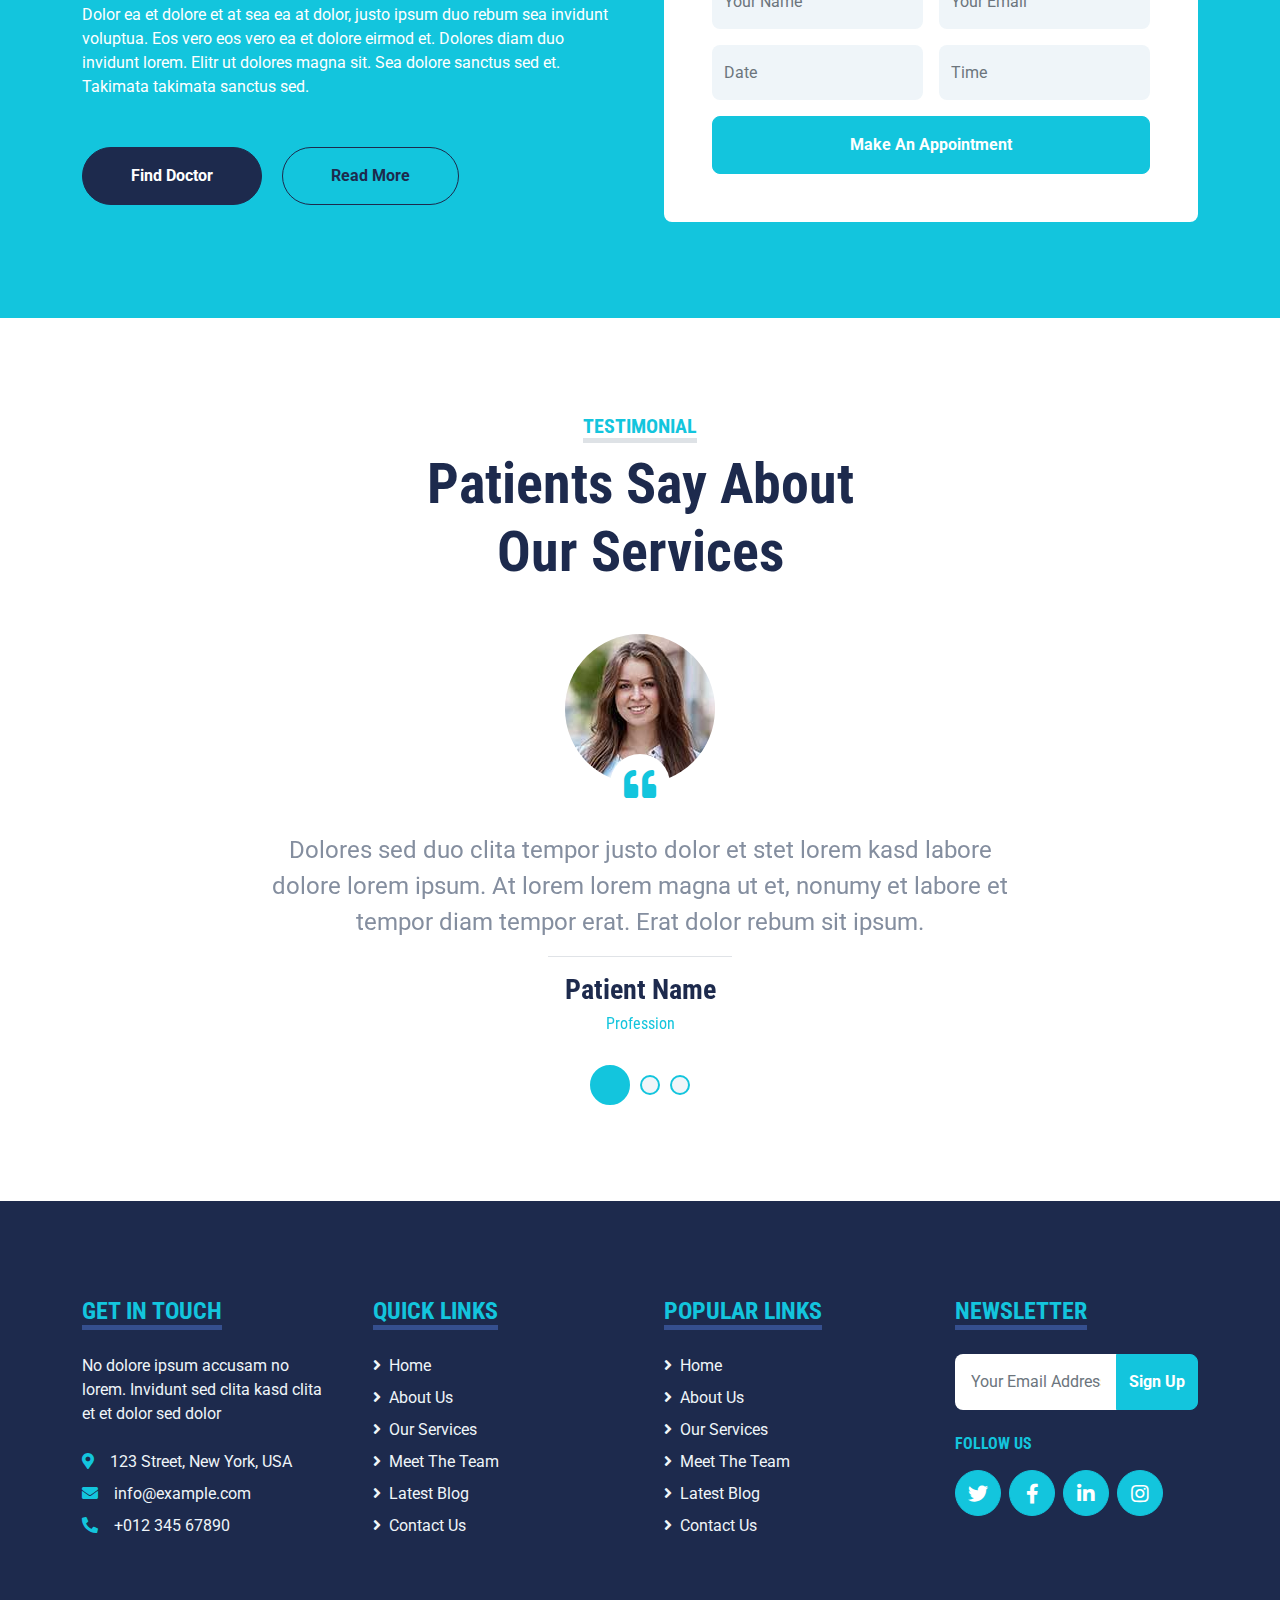
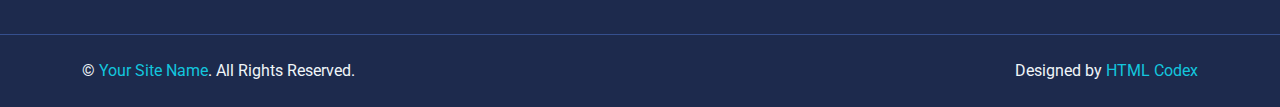
<file: service.html>
<!DOCTYPE html>
<html lang="en">

<head>
    <meta charset="utf-8">
    <title>MEDINOVA - Hospital Website Template</title>
    <meta content="width=device-width, initial-scale=1.0" name="viewport">
    <meta content="Free HTML Templates" name="keywords">
    <meta content="Free HTML Templates" name="description">

    <!-- Favicon -->
    <link href="img/favicon.ico" rel="icon">

    <!-- Google Web Fonts -->
    <link rel="preconnect" href="https://fonts.gstatic.com">
    <link href="https://fonts.googleapis.com/css2?family=Roboto+Condensed:wght@400;700&family=Roboto:wght@400;700&display=swap" rel="stylesheet">  

    <!-- Icon Font Stylesheet -->
    <link href="https://cdnjs.cloudflare.com/ajax/libs/font-awesome/5.15.0/css/all.min.css" rel="stylesheet">
    <link href="https://cdn.jsdelivr.net/npm/bootstrap-icons@1.4.1/font/bootstrap-icons.css" rel="stylesheet">

    <!-- Libraries Stylesheet -->
    <link href="lib/owlcarousel/assets/owl.carousel.min.css" rel="stylesheet">
    <link href="lib/tempusdominus/css/tempusdominus-bootstrap-4.min.css" rel="stylesheet" />

    <!-- Customized Bootstrap Stylesheet -->
    <link href="css/bootstrap.min.css" rel="stylesheet">

    <!-- Template Stylesheet -->
    <link href="css/style.css" rel="stylesheet">
</head>

<body>
    <!-- Topbar Start -->
    <div class="container-fluid py-2 border-bottom d-none d-lg-block">
        <div class="container">
            <div class="row">
                <div class="col-md-6 text-center text-lg-start mb-2 mb-lg-0">
                    <div class="d-inline-flex align-items-center">
                        <a class="text-decoration-none text-body pe-3" href=""><i class="bi bi-telephone me-2"></i>+012 345 6789</a>
                        <span class="text-body">|</span>
                        <a class="text-decoration-none text-body px-3" href=""><i class="bi bi-envelope me-2"></i>info@example.com</a>
                    </div>
                </div>
                <div class="col-md-6 text-center text-lg-end">
                    <div class="d-inline-flex align-items-center">
                        <a class="text-body px-2" href="">
                            <i class="fab fa-facebook-f"></i>
                        </a>
                        <a class="text-body px-2" href="">
                            <i class="fab fa-twitter"></i>
                        </a>
                        <a class="text-body px-2" href="">
                            <i class="fab fa-linkedin-in"></i>
                        </a>
                        <a class="text-body px-2" href="">
                            <i class="fab fa-instagram"></i>
                        </a>
                        <a class="text-body ps-2" href="">
                            <i class="fab fa-youtube"></i>
                        </a>
                    </div>
                </div>
            </div>
        </div>
    </div>
    <!-- Topbar End -->


    <!-- Navbar Start -->
    <div class="container-fluid sticky-top bg-white shadow-sm mb-5">
        <div class="container">
            <nav class="navbar navbar-expand-lg bg-white navbar-light py-3 py-lg-0">
                <a href="index.html" class="navbar-brand">
                    <h1 class="m-0 text-uppercase text-primary"><i class="fa fa-clinic-medical me-2"></i>Medinova</h1>
                </a>
                <button class="navbar-toggler" type="button" data-bs-toggle="collapse" data-bs-target="#navbarCollapse">
                    <span class="navbar-toggler-icon"></span>
                </button>
                <div class="collapse navbar-collapse" id="navbarCollapse">
                    <div class="navbar-nav ms-auto py-0">
                        <a href="index.html" class="nav-item nav-link">Home</a>
                        <a href="about.html" class="nav-item nav-link">About</a>
                        <a href="service.html" class="nav-item nav-link active">Service</a>
                        <a href="contact.html" class="nav-item nav-link">Contact</a>
                    </div>
                </div>
            </nav>
        </div>
    </div>
    <!-- Navbar End -->
    

    <!-- Services Start -->
    <div class="container-fluid py-5">
        <div class="container">
            <div class="text-center mx-auto mb-5" style="max-width: 500px;">
                <h5 class="d-inline-block text-primary text-uppercase border-bottom border-5">Services</h5>
                <h1 class="display-4">Excellent Medical Services</h1>
            </div>
            <div class="row g-5">
                <div class="col-lg-4 col-md-6">
                    <div class="service-item bg-light rounded d-flex flex-column align-items-center justify-content-center text-center">
                        <div class="service-icon mb-4">
                            <i class="fa fa-2x fa-user-md text-white"></i>
                        </div>
                        <h4 class="mb-3">Emergency Care</h4>
                        <p class="m-0">Kasd dolor no lorem nonumy sit labore tempor at justo rebum rebum stet, justo elitr dolor amet sit</p>
                        <a class="btn btn-lg btn-primary rounded-pill" href="">
                            <i class="bi bi-arrow-right"></i>
                        </a>
                    </div>
                </div>
                <div class="col-lg-4 col-md-6">
                    <div class="service-item bg-light rounded d-flex flex-column align-items-center justify-content-center text-center">
                        <div class="service-icon mb-4">
                            <i class="fa fa-2x fa-procedures text-white"></i>
                        </div>
                        <h4 class="mb-3">Operation & Surgery</h4>
                        <p class="m-0">Kasd dolor no lorem nonumy sit labore tempor at justo rebum rebum stet, justo elitr dolor amet sit</p>
                        <a class="btn btn-lg btn-primary rounded-pill" href="">
                            <i class="bi bi-arrow-right"></i>
                        </a>
                    </div>
                </div>
                <div class="col-lg-4 col-md-6">
                    <div class="service-item bg-light rounded d-flex flex-column align-items-center justify-content-center text-center">
                        <div class="service-icon mb-4">
                            <i class="fa fa-2x fa-stethoscope text-white"></i>
                        </div>
                        <h4 class="mb-3">Outdoor Checkup</h4>
                        <p class="m-0">Kasd dolor no lorem nonumy sit labore tempor at justo rebum rebum stet, justo elitr dolor amet sit</p>
                        <a class="btn btn-lg btn-primary rounded-pill" href="">
                            <i class="bi bi-arrow-right"></i>
                        </a>
                    </div>
                </div>
                <div class="col-lg-4 col-md-6">
                    <div class="service-item bg-light rounded d-flex flex-column align-items-center justify-content-center text-center">
                        <div class="service-icon mb-4">
                            <i class="fa fa-2x fa-ambulance text-white"></i>
                        </div>
                        <h4 class="mb-3">Ambulance Service</h4>
                        <p class="m-0">Kasd dolor no lorem nonumy sit labore tempor at justo rebum rebum stet, justo elitr dolor amet sit</p>
                        <a class="btn btn-lg btn-primary rounded-pill" href="">
                            <i class="bi bi-arrow-right"></i>
                        </a>
                    </div>
                </div>
                <div class="col-lg-4 col-md-6">
                    <div class="service-item bg-light rounded d-flex flex-column align-items-center justify-content-center text-center">
                        <div class="service-icon mb-4">
                            <i class="fa fa-2x fa-pills text-white"></i>
                        </div>
                        <h4 class="mb-3">Medicine & Pharmacy</h4>
                        <p class="m-0">Kasd dolor no lorem nonumy sit labore tempor at justo rebum rebum stet, justo elitr dolor amet sit</p>
                        <a class="btn btn-lg btn-primary rounded-pill" href="">
                            <i class="bi bi-arrow-right"></i>
                        </a>
                    </div>
                </div>
                <div class="col-lg-4 col-md-6">
                    <div class="service-item bg-light rounded d-flex flex-column align-items-center justify-content-center text-center">
                        <div class="service-icon mb-4">
                            <i class="fa fa-2x fa-microscope text-white"></i>
                        </div>
                        <h4 class="mb-3">Blood Testing</h4>
                        <p class="m-0">Kasd dolor no lorem nonumy sit labore tempor at justo rebum rebum stet, justo elitr dolor amet sit</p>
                        <a class="btn btn-lg btn-primary rounded-pill" href="">
                            <i class="bi bi-arrow-right"></i>
                        </a>
                    </div>
                </div>
            </div>
        </div>
    </div>
    <!-- Services End -->


    <!-- Appointment Start -->
    <div class="container-fluid bg-primary my-5 py-5">
        <div class="container py-5">
            <div class="row gx-5">
                <div class="col-lg-6 mb-5 mb-lg-0">
                    <div class="mb-4">
                        <h5 class="d-inline-block text-white text-uppercase border-bottom border-5">Appointment</h5>
                        <h1 class="display-4">Make An Appointment For Your Family</h1>
                    </div>
                    <p class="text-white mb-5">Eirmod sed tempor lorem ut dolores. Aliquyam sit sadipscing kasd ipsum. Dolor ea et dolore et at sea ea at dolor, justo ipsum duo rebum sea invidunt voluptua. Eos vero eos vero ea et dolore eirmod et. Dolores diam duo invidunt lorem. Elitr ut dolores magna sit. Sea dolore sanctus sed et. Takimata takimata sanctus sed.</p>
                    <a class="btn btn-dark rounded-pill py-3 px-5 me-3" href="">Find Doctor</a>
                    <a class="btn btn-outline-dark rounded-pill py-3 px-5" href="">Read More</a>
                </div>
                <div class="col-lg-6">
                    <div class="bg-white text-center rounded p-5">
                        <h1 class="mb-4">Book An Appointment</h1>
                        <form>
                            <div class="row g-3">
                                <div class="col-12 col-sm-6">
                                    <select class="form-select bg-light border-0" style="height: 55px;">
                                        <option selected>Choose Department</option>
                                        <option value="1">Department 1</option>
                                        <option value="2">Department 2</option>
                                        <option value="3">Department 3</option>
                                    </select>
                                </div>
                                <div class="col-12 col-sm-6">
                                    <select class="form-select bg-light border-0" style="height: 55px;">
                                        <option selected>Select Doctor</option>
                                        <option value="1">Doctor 1</option>
                                        <option value="2">Doctor 2</option>
                                        <option value="3">Doctor 3</option>
                                    </select>
                                </div>
                                <div class="col-12 col-sm-6">
                                    <input type="text" class="form-control bg-light border-0" placeholder="Your Name" style="height: 55px;">
                                </div>
                                <div class="col-12 col-sm-6">
                                    <input type="email" class="form-control bg-light border-0" placeholder="Your Email" style="height: 55px;">
                                </div>
                                <div class="col-12 col-sm-6">
                                    <div class="date" id="date" data-target-input="nearest">
                                        <input type="text"
                                            class="form-control bg-light border-0 datetimepicker-input"
                                            placeholder="Date" data-target="#date" data-toggle="datetimepicker" style="height: 55px;">
                                    </div>
                                </div>
                                <div class="col-12 col-sm-6">
                                    <div class="time" id="time" data-target-input="nearest">
                                        <input type="text"
                                            class="form-control bg-light border-0 datetimepicker-input"
                                            placeholder="Time" data-target="#time" data-toggle="datetimepicker" style="height: 55px;">
                                    </div>
                                </div>
                                <div class="col-12">
                                    <button class="btn btn-primary w-100 py-3" type="submit">Make An Appointment</button>
                                </div>
                            </div>
                        </form>
                    </div>
                </div>
            </div>
        </div>
    </div>
    <!-- Appointment End -->


    <!-- Testimonial Start -->
    <div class="container-fluid py-5">
        <div class="container">
            <div class="text-center mx-auto mb-5" style="max-width: 500px;">
                <h5 class="d-inline-block text-primary text-uppercase border-bottom border-5">Testimonial</h5>
                <h1 class="display-4">Patients Say About Our Services</h1>
            </div>
            <div class="row justify-content-center">
                <div class="col-lg-8">
                    <div class="owl-carousel testimonial-carousel">
                        <div class="testimonial-item text-center">
                            <div class="position-relative mb-5">
                                <img class="img-fluid rounded-circle mx-auto" src="img/testimonial-1.jpg" alt="">
                                <div class="position-absolute top-100 start-50 translate-middle d-flex align-items-center justify-content-center bg-white rounded-circle" style="width: 60px; height: 60px;">
                                    <i class="fa fa-quote-left fa-2x text-primary"></i>
                                </div>
                            </div>
                            <p class="fs-4 fw-normal">Dolores sed duo clita tempor justo dolor et stet lorem kasd labore dolore lorem ipsum. At lorem lorem magna ut et, nonumy et labore et tempor diam tempor erat. Erat dolor rebum sit ipsum.</p>
                            <hr class="w-25 mx-auto">
                            <h3>Patient Name</h3>
                            <h6 class="fw-normal text-primary mb-3">Profession</h6>
                        </div>
                        <div class="testimonial-item text-center">
                            <div class="position-relative mb-5">
                                <img class="img-fluid rounded-circle mx-auto" src="img/testimonial-2.jpg" alt="">
                                <div class="position-absolute top-100 start-50 translate-middle d-flex align-items-center justify-content-center bg-white rounded-circle" style="width: 60px; height: 60px;">
                                    <i class="fa fa-quote-left fa-2x text-primary"></i>
                                </div>
                            </div>
                            <p class="fs-4 fw-normal">Dolores sed duo clita tempor justo dolor et stet lorem kasd labore dolore lorem ipsum. At lorem lorem magna ut et, nonumy et labore et tempor diam tempor erat. Erat dolor rebum sit ipsum.</p>
                            <hr class="w-25 mx-auto">
                            <h3>Patient Name</h3>
                            <h6 class="fw-normal text-primary mb-3">Profession</h6>
                        </div>
                        <div class="testimonial-item text-center">
                            <div class="position-relative mb-5">
                                <img class="img-fluid rounded-circle mx-auto" src="img/testimonial-3.jpg" alt="">
                                <div class="position-absolute top-100 start-50 translate-middle d-flex align-items-center justify-content-center bg-white rounded-circle" style="width: 60px; height: 60px;">
                                    <i class="fa fa-quote-left fa-2x text-primary"></i>
                                </div>
                            </div>
                            <p class="fs-4 fw-normal">Dolores sed duo clita tempor justo dolor et stet lorem kasd labore dolore lorem ipsum. At lorem lorem magna ut et, nonumy et labore et tempor diam tempor erat. Erat dolor rebum sit ipsum.</p>
                            <hr class="w-25 mx-auto">
                            <h3>Patient Name</h3>
                            <h6 class="fw-normal text-primary mb-3">Profession</h6>
                        </div>
                    </div>
                </div>
            </div>
        </div>
    </div>
    <!-- Testimonial End -->


    <!-- Footer Start -->
    <div class="container-fluid bg-dark text-light mt-5 py-5">
        <div class="container py-5">
            <div class="row g-5">
                <div class="col-lg-3 col-md-6">
                    <h4 class="d-inline-block text-primary text-uppercase border-bottom border-5 border-secondary mb-4">Get In Touch</h4>
                    <p class="mb-4">No dolore ipsum accusam no lorem. Invidunt sed clita kasd clita et et dolor sed dolor</p>
                    <p class="mb-2"><i class="fa fa-map-marker-alt text-primary me-3"></i>123 Street, New York, USA</p>
                    <p class="mb-2"><i class="fa fa-envelope text-primary me-3"></i>info@example.com</p>
                    <p class="mb-0"><i class="fa fa-phone-alt text-primary me-3"></i>+012 345 67890</p>
                </div>
                <div class="col-lg-3 col-md-6">
                    <h4 class="d-inline-block text-primary text-uppercase border-bottom border-5 border-secondary mb-4">Quick Links</h4>
                    <div class="d-flex flex-column justify-content-start">
                        <a class="text-light mb-2" href="#"><i class="fa fa-angle-right me-2"></i>Home</a>
                        <a class="text-light mb-2" href="#"><i class="fa fa-angle-right me-2"></i>About Us</a>
                        <a class="text-light mb-2" href="#"><i class="fa fa-angle-right me-2"></i>Our Services</a>
                        <a class="text-light mb-2" href="#"><i class="fa fa-angle-right me-2"></i>Meet The Team</a>
                        <a class="text-light mb-2" href="#"><i class="fa fa-angle-right me-2"></i>Latest Blog</a>
                        <a class="text-light" href="#"><i class="fa fa-angle-right me-2"></i>Contact Us</a>
                    </div>
                </div>
                <div class="col-lg-3 col-md-6">
                    <h4 class="d-inline-block text-primary text-uppercase border-bottom border-5 border-secondary mb-4">Popular Links</h4>
                    <div class="d-flex flex-column justify-content-start">
                        <a class="text-light mb-2" href="#"><i class="fa fa-angle-right me-2"></i>Home</a>
                        <a class="text-light mb-2" href="#"><i class="fa fa-angle-right me-2"></i>About Us</a>
                        <a class="text-light mb-2" href="#"><i class="fa fa-angle-right me-2"></i>Our Services</a>
                        <a class="text-light mb-2" href="#"><i class="fa fa-angle-right me-2"></i>Meet The Team</a>
                        <a class="text-light mb-2" href="#"><i class="fa fa-angle-right me-2"></i>Latest Blog</a>
                        <a class="text-light" href="#"><i class="fa fa-angle-right me-2"></i>Contact Us</a>
                    </div>
                </div>
                <div class="col-lg-3 col-md-6">
                    <h4 class="d-inline-block text-primary text-uppercase border-bottom border-5 border-secondary mb-4">Newsletter</h4>
                    <form action="">
                        <div class="input-group">
                            <input type="text" class="form-control p-3 border-0" placeholder="Your Email Address">
                            <button class="btn btn-primary">Sign Up</button>
                        </div>
                    </form>
                    <h6 class="text-primary text-uppercase mt-4 mb-3">Follow Us</h6>
                    <div class="d-flex">
                        <a class="btn btn-lg btn-primary btn-lg-square rounded-circle me-2" href="#"><i class="fab fa-twitter"></i></a>
                        <a class="btn btn-lg btn-primary btn-lg-square rounded-circle me-2" href="#"><i class="fab fa-facebook-f"></i></a>
                        <a class="btn btn-lg btn-primary btn-lg-square rounded-circle me-2" href="#"><i class="fab fa-linkedin-in"></i></a>
                        <a class="btn btn-lg btn-primary btn-lg-square rounded-circle" href="#"><i class="fab fa-instagram"></i></a>
                    </div>
                </div>
            </div>
        </div>
    </div>
    <div class="container-fluid bg-dark text-light border-top border-secondary py-4">
        <div class="container">
            <div class="row g-5">
                <div class="col-md-6 text-center text-md-start">
                    <p class="mb-md-0">&copy; <a class="text-primary" href="#">Your Site Name</a>. All Rights Reserved.</p>
                </div>
                <div class="col-md-6 text-center text-md-end">
                    <p class="mb-0">Designed by <a class="text-primary" href="https://htmlcodex.com">HTML Codex</a></p>
                </div>
            </div>
        </div>
    </div>
    <!-- Footer End -->


    <!-- Back to Top -->
    <a href="#" class="btn btn-lg btn-primary btn-lg-square back-to-top"><i class="bi bi-arrow-up"></i></a>


    <!-- JavaScript Libraries -->
    <script src="https://code.jquery.com/jquery-3.4.1.min.js"></script>
    <script src="https://cdn.jsdelivr.net/npm/bootstrap@5.0.0/dist/js/bootstrap.bundle.min.js"></script>
    <script src="lib/easing/easing.min.js"></script>
    <script src="lib/waypoints/waypoints.min.js"></script>
    <script src="lib/owlcarousel/owl.carousel.min.js"></script>
    <script src="lib/tempusdominus/js/moment.min.js"></script>
    <script src="lib/tempusdominus/js/moment-timezone.min.js"></script>
    <script src="lib/tempusdominus/js/tempusdominus-bootstrap-4.min.js"></script>

    <!-- Template Javascript -->
    <script src="js/main.js"></script>
</body>

</html>
</file>
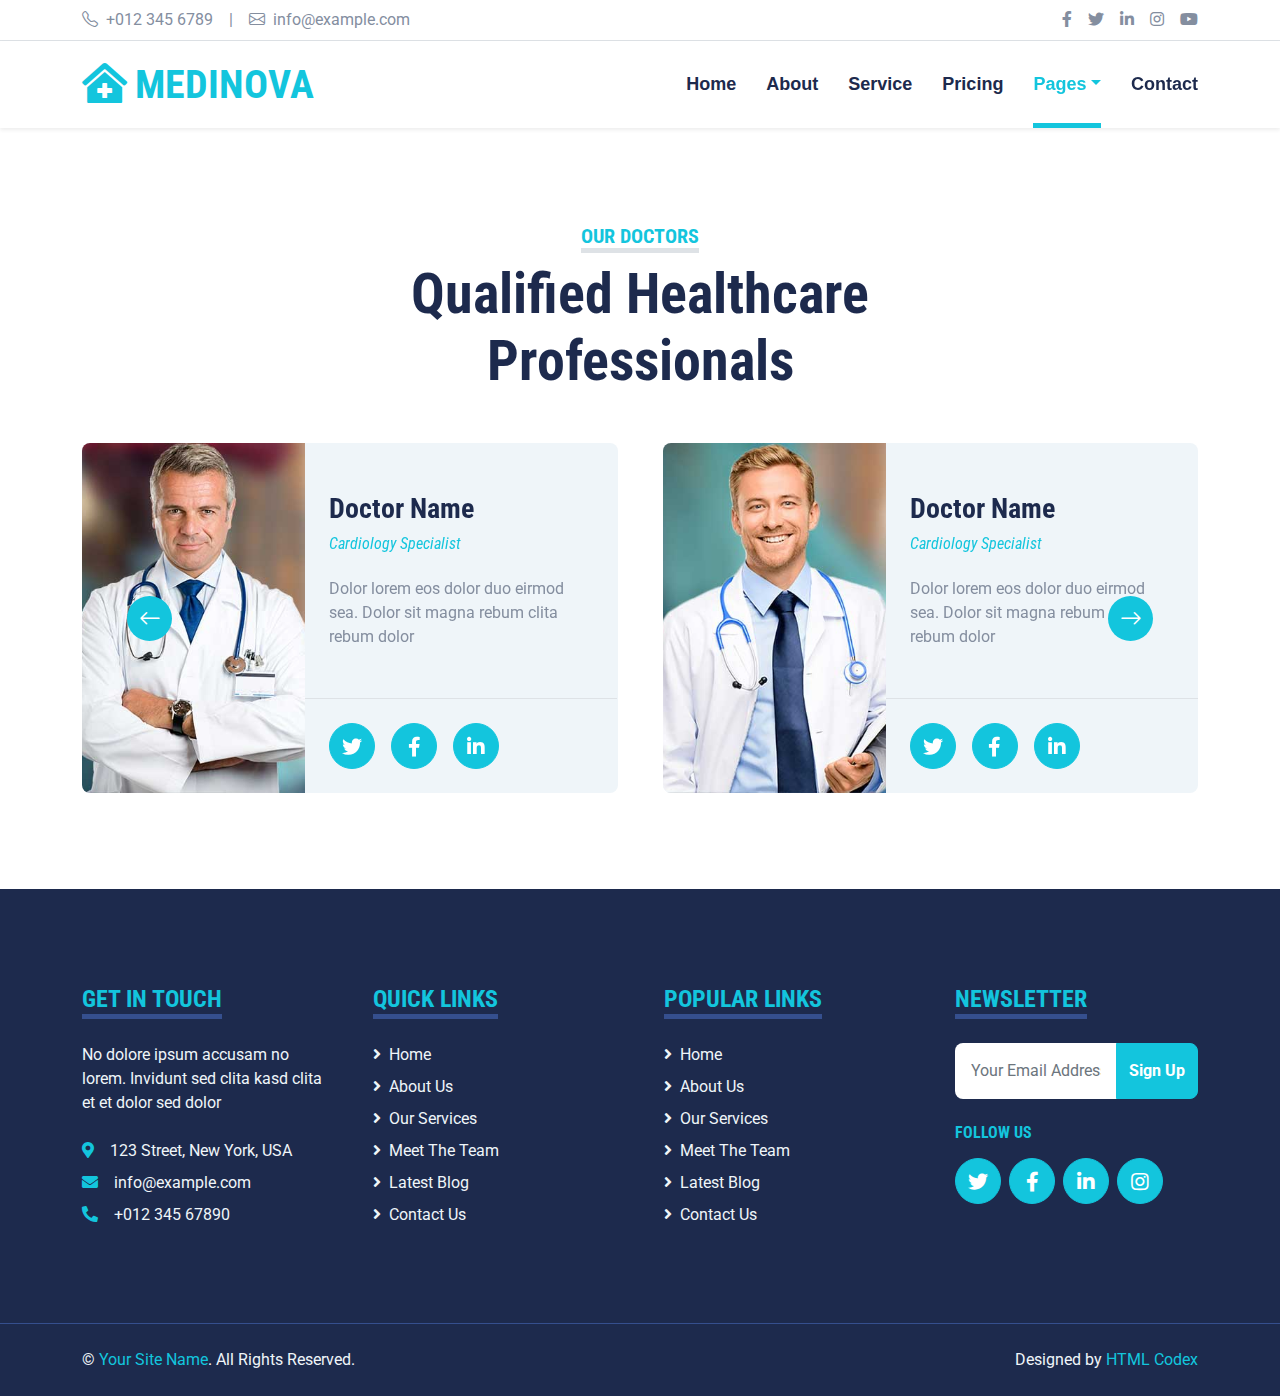
<file: team.html>
<!DOCTYPE html>
<html lang="en">

<head>
    <meta charset="utf-8">
    <title>MEDINOVA - Hospital Website Template</title>
    <meta content="width=device-width, initial-scale=1.0" name="viewport">
    <meta content="Free HTML Templates" name="keywords">
    <meta content="Free HTML Templates" name="description">

    <!-- Favicon -->
    <link href="img/favicon.ico" rel="icon">

    <!-- Google Web Fonts -->
    <link rel="preconnect" href="https://fonts.gstatic.com">
    <link href="https://fonts.googleapis.com/css2?family=Roboto+Condensed:wght@400;700&family=Roboto:wght@400;700&display=swap" rel="stylesheet">  

    <!-- Icon Font Stylesheet -->
    <link href="https://cdnjs.cloudflare.com/ajax/libs/font-awesome/5.15.0/css/all.min.css" rel="stylesheet">
    <link href="https://cdn.jsdelivr.net/npm/bootstrap-icons@1.4.1/font/bootstrap-icons.css" rel="stylesheet">

    <!-- Libraries Stylesheet -->
    <link href="lib/owlcarousel/assets/owl.carousel.min.css" rel="stylesheet">
    <link href="lib/tempusdominus/css/tempusdominus-bootstrap-4.min.css" rel="stylesheet" />

    <!-- Customized Bootstrap Stylesheet -->
    <link href="css/bootstrap.min.css" rel="stylesheet">

    <!-- Template Stylesheet -->
    <link href="css/style.css" rel="stylesheet">
</head>

<body>
    <!-- Topbar Start -->
    <div class="container-fluid py-2 border-bottom d-none d-lg-block">
        <div class="container">
            <div class="row">
                <div class="col-md-6 text-center text-lg-start mb-2 mb-lg-0">
                    <div class="d-inline-flex align-items-center">
                        <a class="text-decoration-none text-body pe-3" href=""><i class="bi bi-telephone me-2"></i>+012 345 6789</a>
                        <span class="text-body">|</span>
                        <a class="text-decoration-none text-body px-3" href=""><i class="bi bi-envelope me-2"></i>info@example.com</a>
                    </div>
                </div>
                <div class="col-md-6 text-center text-lg-end">
                    <div class="d-inline-flex align-items-center">
                        <a class="text-body px-2" href="">
                            <i class="fab fa-facebook-f"></i>
                        </a>
                        <a class="text-body px-2" href="">
                            <i class="fab fa-twitter"></i>
                        </a>
                        <a class="text-body px-2" href="">
                            <i class="fab fa-linkedin-in"></i>
                        </a>
                        <a class="text-body px-2" href="">
                            <i class="fab fa-instagram"></i>
                        </a>
                        <a class="text-body ps-2" href="">
                            <i class="fab fa-youtube"></i>
                        </a>
                    </div>
                </div>
            </div>
        </div>
    </div>
    <!-- Topbar End -->


    <!-- Navbar Start -->
    <div class="container-fluid sticky-top bg-white shadow-sm mb-5">
        <div class="container">
            <nav class="navbar navbar-expand-lg bg-white navbar-light py-3 py-lg-0">
                <a href="index.html" class="navbar-brand">
                    <h1 class="m-0 text-uppercase text-primary"><i class="fa fa-clinic-medical me-2"></i>Medinova</h1>
                </a>
                <button class="navbar-toggler" type="button" data-bs-toggle="collapse" data-bs-target="#navbarCollapse">
                    <span class="navbar-toggler-icon"></span>
                </button>
                <div class="collapse navbar-collapse" id="navbarCollapse">
                    <div class="navbar-nav ms-auto py-0">
                        <a href="index.html" class="nav-item nav-link">Home</a>
                        <a href="about.html" class="nav-item nav-link">About</a>
                        <a href="service.html" class="nav-item nav-link">Service</a>
                        <a href="price.html" class="nav-item nav-link">Pricing</a>
                        <div class="nav-item dropdown">
                            <a href="#" class="nav-link dropdown-toggle active" data-bs-toggle="dropdown">Pages</a>
                            <div class="dropdown-menu m-0">
                                <a href="blog.html" class="dropdown-item">Blog Grid</a>
                                <a href="detail.html" class="dropdown-item">Blog Detail</a>
                                <a href="team.html" class="dropdown-item active">The Team</a>
                                <a href="testimonial.html" class="dropdown-item">Testimonial</a>
                                <a href="appointment.html" class="dropdown-item">Appointment</a>
                                <a href="search.html" class="dropdown-item">Search</a>
                            </div>
                        </div>
                        <a href="contact.html" class="nav-item nav-link">Contact</a>
                    </div>
                </div>
            </nav>
        </div>
    </div>
    <!-- Navbar End -->


    <!-- Team Start -->
    <div class="container-fluid py-5">
        <div class="container">
            <div class="text-center mx-auto mb-5" style="max-width: 500px;">
                <h5 class="d-inline-block text-primary text-uppercase border-bottom border-5">Our Doctors</h5>
                <h1 class="display-4">Qualified Healthcare Professionals</h1>
            </div>
            <div class="owl-carousel team-carousel position-relative">
                <div class="team-item">
                    <div class="row g-0 bg-light rounded overflow-hidden">
                        <div class="col-12 col-sm-5 h-100">
                            <img class="img-fluid h-100" src="img/team-1.jpg" style="object-fit: cover;">
                        </div>
                        <div class="col-12 col-sm-7 h-100 d-flex flex-column">
                            <div class="mt-auto p-4">
                                <h3>Doctor Name</h3>
                                <h6 class="fw-normal fst-italic text-primary mb-4">Cardiology Specialist</h6>
                                <p class="m-0">Dolor lorem eos dolor duo eirmod sea. Dolor sit magna rebum clita rebum dolor</p>
                            </div>
                            <div class="d-flex mt-auto border-top p-4">
                                <a class="btn btn-lg btn-primary btn-lg-square rounded-circle me-3" href="#"><i class="fab fa-twitter"></i></a>
                                <a class="btn btn-lg btn-primary btn-lg-square rounded-circle me-3" href="#"><i class="fab fa-facebook-f"></i></a>
                                <a class="btn btn-lg btn-primary btn-lg-square rounded-circle" href="#"><i class="fab fa-linkedin-in"></i></a>
                            </div>
                        </div>
                    </div>
                </div>
                <div class="team-item">
                    <div class="row g-0 bg-light rounded overflow-hidden">
                        <div class="col-12 col-sm-5 h-100">
                            <img class="img-fluid h-100" src="img/team-2.jpg" style="object-fit: cover;">
                        </div>
                        <div class="col-12 col-sm-7 h-100 d-flex flex-column">
                            <div class="mt-auto p-4">
                                <h3>Doctor Name</h3>
                                <h6 class="fw-normal fst-italic text-primary mb-4">Cardiology Specialist</h6>
                                <p class="m-0">Dolor lorem eos dolor duo eirmod sea. Dolor sit magna rebum clita rebum dolor</p>
                            </div>
                            <div class="d-flex mt-auto border-top p-4">
                                <a class="btn btn-lg btn-primary btn-lg-square rounded-circle me-3" href="#"><i class="fab fa-twitter"></i></a>
                                <a class="btn btn-lg btn-primary btn-lg-square rounded-circle me-3" href="#"><i class="fab fa-facebook-f"></i></a>
                                <a class="btn btn-lg btn-primary btn-lg-square rounded-circle" href="#"><i class="fab fa-linkedin-in"></i></a>
                            </div>
                        </div>
                    </div>
                </div>
                <div class="team-item">
                    <div class="row g-0 bg-light rounded overflow-hidden">
                        <div class="col-12 col-sm-5 h-100">
                            <img class="img-fluid h-100" src="img/team-3.jpg" style="object-fit: cover;">
                        </div>
                        <div class="col-12 col-sm-7 h-100 d-flex flex-column">
                            <div class="mt-auto p-4">
                                <h3>Doctor Name</h3>
                                <h6 class="fw-normal fst-italic text-primary mb-4">Cardiology Specialist</h6>
                                <p class="m-0">Dolor lorem eos dolor duo eirmod sea. Dolor sit magna rebum clita rebum dolor</p>
                            </div>
                            <div class="d-flex mt-auto border-top p-4">
                                <a class="btn btn-lg btn-primary btn-lg-square rounded-circle me-3" href="#"><i class="fab fa-twitter"></i></a>
                                <a class="btn btn-lg btn-primary btn-lg-square rounded-circle me-3" href="#"><i class="fab fa-facebook-f"></i></a>
                                <a class="btn btn-lg btn-primary btn-lg-square rounded-circle" href="#"><i class="fab fa-linkedin-in"></i></a>
                            </div>
                        </div>
                    </div>
                </div>
            </div>
        </div>
    </div>
    <!-- Team End -->


    <!-- Footer Start -->
    <div class="container-fluid bg-dark text-light mt-5 py-5">
        <div class="container py-5">
            <div class="row g-5">
                <div class="col-lg-3 col-md-6">
                    <h4 class="d-inline-block text-primary text-uppercase border-bottom border-5 border-secondary mb-4">Get In Touch</h4>
                    <p class="mb-4">No dolore ipsum accusam no lorem. Invidunt sed clita kasd clita et et dolor sed dolor</p>
                    <p class="mb-2"><i class="fa fa-map-marker-alt text-primary me-3"></i>123 Street, New York, USA</p>
                    <p class="mb-2"><i class="fa fa-envelope text-primary me-3"></i>info@example.com</p>
                    <p class="mb-0"><i class="fa fa-phone-alt text-primary me-3"></i>+012 345 67890</p>
                </div>
                <div class="col-lg-3 col-md-6">
                    <h4 class="d-inline-block text-primary text-uppercase border-bottom border-5 border-secondary mb-4">Quick Links</h4>
                    <div class="d-flex flex-column justify-content-start">
                        <a class="text-light mb-2" href="#"><i class="fa fa-angle-right me-2"></i>Home</a>
                        <a class="text-light mb-2" href="#"><i class="fa fa-angle-right me-2"></i>About Us</a>
                        <a class="text-light mb-2" href="#"><i class="fa fa-angle-right me-2"></i>Our Services</a>
                        <a class="text-light mb-2" href="#"><i class="fa fa-angle-right me-2"></i>Meet The Team</a>
                        <a class="text-light mb-2" href="#"><i class="fa fa-angle-right me-2"></i>Latest Blog</a>
                        <a class="text-light" href="#"><i class="fa fa-angle-right me-2"></i>Contact Us</a>
                    </div>
                </div>
                <div class="col-lg-3 col-md-6">
                    <h4 class="d-inline-block text-primary text-uppercase border-bottom border-5 border-secondary mb-4">Popular Links</h4>
                    <div class="d-flex flex-column justify-content-start">
                        <a class="text-light mb-2" href="#"><i class="fa fa-angle-right me-2"></i>Home</a>
                        <a class="text-light mb-2" href="#"><i class="fa fa-angle-right me-2"></i>About Us</a>
                        <a class="text-light mb-2" href="#"><i class="fa fa-angle-right me-2"></i>Our Services</a>
                        <a class="text-light mb-2" href="#"><i class="fa fa-angle-right me-2"></i>Meet The Team</a>
                        <a class="text-light mb-2" href="#"><i class="fa fa-angle-right me-2"></i>Latest Blog</a>
                        <a class="text-light" href="#"><i class="fa fa-angle-right me-2"></i>Contact Us</a>
                    </div>
                </div>
                <div class="col-lg-3 col-md-6">
                    <h4 class="d-inline-block text-primary text-uppercase border-bottom border-5 border-secondary mb-4">Newsletter</h4>
                    <form action="">
                        <div class="input-group">
                            <input type="text" class="form-control p-3 border-0" placeholder="Your Email Address">
                            <button class="btn btn-primary">Sign Up</button>
                        </div>
                    </form>
                    <h6 class="text-primary text-uppercase mt-4 mb-3">Follow Us</h6>
                    <div class="d-flex">
                        <a class="btn btn-lg btn-primary btn-lg-square rounded-circle me-2" href="#"><i class="fab fa-twitter"></i></a>
                        <a class="btn btn-lg btn-primary btn-lg-square rounded-circle me-2" href="#"><i class="fab fa-facebook-f"></i></a>
                        <a class="btn btn-lg btn-primary btn-lg-square rounded-circle me-2" href="#"><i class="fab fa-linkedin-in"></i></a>
                        <a class="btn btn-lg btn-primary btn-lg-square rounded-circle" href="#"><i class="fab fa-instagram"></i></a>
                    </div>
                </div>
            </div>
        </div>
    </div>
    <div class="container-fluid bg-dark text-light border-top border-secondary py-4">
        <div class="container">
            <div class="row g-5">
                <div class="col-md-6 text-center text-md-start">
                    <p class="mb-md-0">&copy; <a class="text-primary" href="#">Your Site Name</a>. All Rights Reserved.</p>
                </div>
                <div class="col-md-6 text-center text-md-end">
                    <p class="mb-0">Designed by <a class="text-primary" href="https://htmlcodex.com">HTML Codex</a></p>
                </div>
            </div>
        </div>
    </div>
    <!-- Footer End -->


    <!-- Back to Top -->
    <a href="#" class="btn btn-lg btn-primary btn-lg-square back-to-top"><i class="bi bi-arrow-up"></i></a>


    <!-- JavaScript Libraries -->
    <script src="https://code.jquery.com/jquery-3.4.1.min.js"></script>
    <script src="https://cdn.jsdelivr.net/npm/bootstrap@5.0.0/dist/js/bootstrap.bundle.min.js"></script>
    <script src="lib/easing/easing.min.js"></script>
    <script src="lib/waypoints/waypoints.min.js"></script>
    <script src="lib/owlcarousel/owl.carousel.min.js"></script>
    <script src="lib/tempusdominus/js/moment.min.js"></script>
    <script src="lib/tempusdominus/js/moment-timezone.min.js"></script>
    <script src="lib/tempusdominus/js/tempusdominus-bootstrap-4.min.js"></script>

    <!-- Template Javascript -->
    <script src="js/main.js"></script>
</body>

</html>
</file>
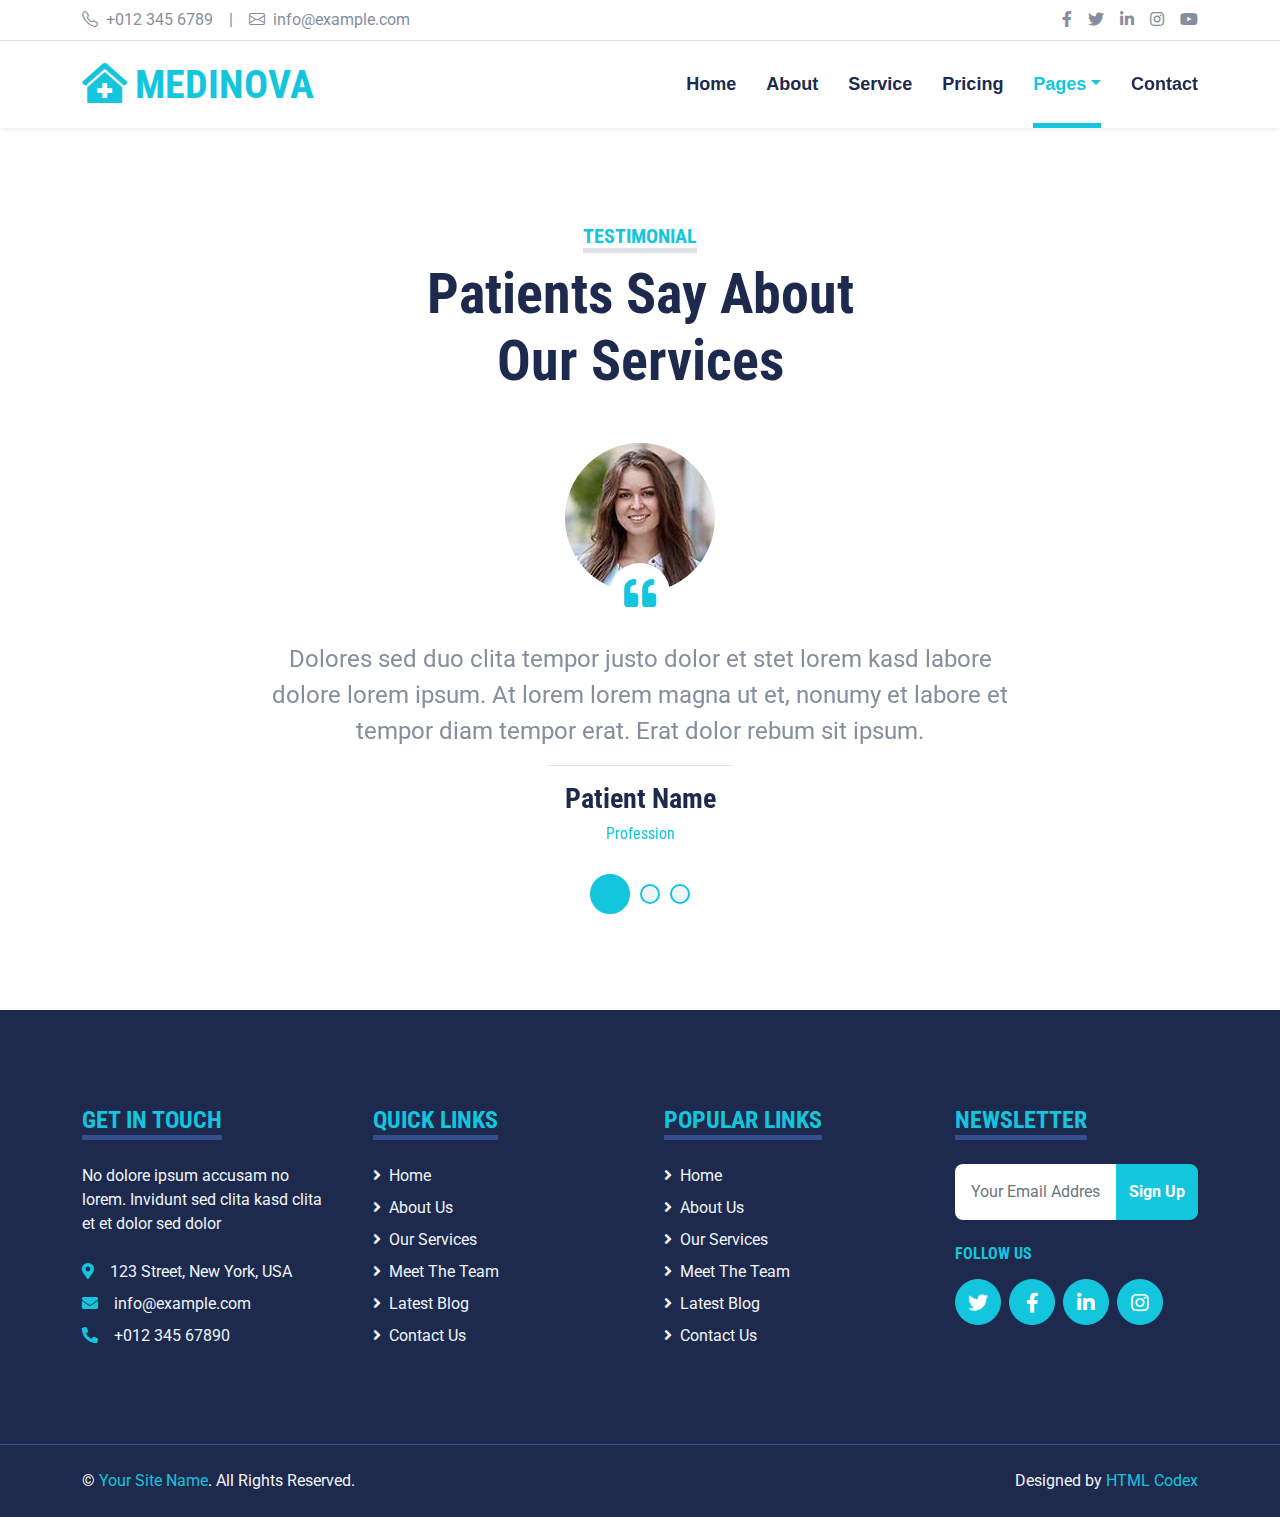
<file: testimonial.html>
<!DOCTYPE html>
<html lang="en">

<head>
    <meta charset="utf-8">
    <title>MEDINOVA - Hospital Website Template</title>
    <meta content="width=device-width, initial-scale=1.0" name="viewport">
    <meta content="Free HTML Templates" name="keywords">
    <meta content="Free HTML Templates" name="description">

    <!-- Favicon -->
    <link href="img/favicon.ico" rel="icon">

    <!-- Google Web Fonts -->
    <link rel="preconnect" href="https://fonts.gstatic.com">
    <link href="https://fonts.googleapis.com/css2?family=Roboto+Condensed:wght@400;700&family=Roboto:wght@400;700&display=swap" rel="stylesheet">  

    <!-- Icon Font Stylesheet -->
    <link href="https://cdnjs.cloudflare.com/ajax/libs/font-awesome/5.15.0/css/all.min.css" rel="stylesheet">
    <link href="https://cdn.jsdelivr.net/npm/bootstrap-icons@1.4.1/font/bootstrap-icons.css" rel="stylesheet">

    <!-- Libraries Stylesheet -->
    <link href="lib/owlcarousel/assets/owl.carousel.min.css" rel="stylesheet">
    <link href="lib/tempusdominus/css/tempusdominus-bootstrap-4.min.css" rel="stylesheet" />

    <!-- Customized Bootstrap Stylesheet -->
    <link href="css/bootstrap.min.css" rel="stylesheet">

    <!-- Template Stylesheet -->
    <link href="css/style.css" rel="stylesheet">
</head>

<body>
    <!-- Topbar Start -->
    <div class="container-fluid py-2 border-bottom d-none d-lg-block">
        <div class="container">
            <div class="row">
                <div class="col-md-6 text-center text-lg-start mb-2 mb-lg-0">
                    <div class="d-inline-flex align-items-center">
                        <a class="text-decoration-none text-body pe-3" href=""><i class="bi bi-telephone me-2"></i>+012 345 6789</a>
                        <span class="text-body">|</span>
                        <a class="text-decoration-none text-body px-3" href=""><i class="bi bi-envelope me-2"></i>info@example.com</a>
                    </div>
                </div>
                <div class="col-md-6 text-center text-lg-end">
                    <div class="d-inline-flex align-items-center">
                        <a class="text-body px-2" href="">
                            <i class="fab fa-facebook-f"></i>
                        </a>
                        <a class="text-body px-2" href="">
                            <i class="fab fa-twitter"></i>
                        </a>
                        <a class="text-body px-2" href="">
                            <i class="fab fa-linkedin-in"></i>
                        </a>
                        <a class="text-body px-2" href="">
                            <i class="fab fa-instagram"></i>
                        </a>
                        <a class="text-body ps-2" href="">
                            <i class="fab fa-youtube"></i>
                        </a>
                    </div>
                </div>
            </div>
        </div>
    </div>
    <!-- Topbar End -->


    <!-- Navbar Start -->
    <div class="container-fluid sticky-top bg-white shadow-sm mb-5">
        <div class="container">
            <nav class="navbar navbar-expand-lg bg-white navbar-light py-3 py-lg-0">
                <a href="index.html" class="navbar-brand">
                    <h1 class="m-0 text-uppercase text-primary"><i class="fa fa-clinic-medical me-2"></i>Medinova</h1>
                </a>
                <button class="navbar-toggler" type="button" data-bs-toggle="collapse" data-bs-target="#navbarCollapse">
                    <span class="navbar-toggler-icon"></span>
                </button>
                <div class="collapse navbar-collapse" id="navbarCollapse">
                    <div class="navbar-nav ms-auto py-0">
                        <a href="index.html" class="nav-item nav-link">Home</a>
                        <a href="about.html" class="nav-item nav-link">About</a>
                        <a href="service.html" class="nav-item nav-link">Service</a>
                        <a href="price.html" class="nav-item nav-link">Pricing</a>
                        <div class="nav-item dropdown">
                            <a href="#" class="nav-link dropdown-toggle active" data-bs-toggle="dropdown">Pages</a>
                            <div class="dropdown-menu m-0">
                                <a href="blog.html" class="dropdown-item">Blog Grid</a>
                                <a href="detail.html" class="dropdown-item">Blog Detail</a>
                                <a href="team.html" class="dropdown-item">The Team</a>
                                <a href="testimonial.html" class="dropdown-item active">Testimonial</a>
                                <a href="appointment.html" class="dropdown-item">Appointment</a>
                                <a href="search.html" class="dropdown-item">Search</a>
                            </div>
                        </div>
                        <a href="contact.html" class="nav-item nav-link">Contact</a>
                    </div>
                </div>
            </nav>
        </div>
    </div>
    <!-- Navbar End -->


    <!-- Testimonial Start -->
    <div class="container-fluid py-5">
        <div class="container">
            <div class="text-center mx-auto mb-5" style="max-width: 500px;">
                <h5 class="d-inline-block text-primary text-uppercase border-bottom border-5">Testimonial</h5>
                <h1 class="display-4">Patients Say About Our Services</h1>
            </div>
            <div class="row justify-content-center">
                <div class="col-lg-8">
                    <div class="owl-carousel testimonial-carousel">
                        <div class="testimonial-item text-center">
                            <div class="position-relative mb-5">
                                <img class="img-fluid rounded-circle mx-auto" src="img/testimonial-1.jpg" alt="">
                                <div class="position-absolute top-100 start-50 translate-middle d-flex align-items-center justify-content-center bg-white rounded-circle" style="width: 60px; height: 60px;">
                                    <i class="fa fa-quote-left fa-2x text-primary"></i>
                                </div>
                            </div>
                            <p class="fs-4 fw-normal">Dolores sed duo clita tempor justo dolor et stet lorem kasd labore dolore lorem ipsum. At lorem lorem magna ut et, nonumy et labore et tempor diam tempor erat. Erat dolor rebum sit ipsum.</p>
                            <hr class="w-25 mx-auto">
                            <h3>Patient Name</h3>
                            <h6 class="fw-normal text-primary mb-3">Profession</h6>
                        </div>
                        <div class="testimonial-item text-center">
                            <div class="position-relative mb-5">
                                <img class="img-fluid rounded-circle mx-auto" src="img/testimonial-2.jpg" alt="">
                                <div class="position-absolute top-100 start-50 translate-middle d-flex align-items-center justify-content-center bg-white rounded-circle" style="width: 60px; height: 60px;">
                                    <i class="fa fa-quote-left fa-2x text-primary"></i>
                                </div>
                            </div>
                            <p class="fs-4 fw-normal">Dolores sed duo clita tempor justo dolor et stet lorem kasd labore dolore lorem ipsum. At lorem lorem magna ut et, nonumy et labore et tempor diam tempor erat. Erat dolor rebum sit ipsum.</p>
                            <hr class="w-25 mx-auto">
                            <h3>Patient Name</h3>
                            <h6 class="fw-normal text-primary mb-3">Profession</h6>
                        </div>
                        <div class="testimonial-item text-center">
                            <div class="position-relative mb-5">
                                <img class="img-fluid rounded-circle mx-auto" src="img/testimonial-3.jpg" alt="">
                                <div class="position-absolute top-100 start-50 translate-middle d-flex align-items-center justify-content-center bg-white rounded-circle" style="width: 60px; height: 60px;">
                                    <i class="fa fa-quote-left fa-2x text-primary"></i>
                                </div>
                            </div>
                            <p class="fs-4 fw-normal">Dolores sed duo clita tempor justo dolor et stet lorem kasd labore dolore lorem ipsum. At lorem lorem magna ut et, nonumy et labore et tempor diam tempor erat. Erat dolor rebum sit ipsum.</p>
                            <hr class="w-25 mx-auto">
                            <h3>Patient Name</h3>
                            <h6 class="fw-normal text-primary mb-3">Profession</h6>
                        </div>
                    </div>
                </div>
            </div>
        </div>
    </div>
    <!-- Testimonial End -->


    <!-- Footer Start -->
    <div class="container-fluid bg-dark text-light mt-5 py-5">
        <div class="container py-5">
            <div class="row g-5">
                <div class="col-lg-3 col-md-6">
                    <h4 class="d-inline-block text-primary text-uppercase border-bottom border-5 border-secondary mb-4">Get In Touch</h4>
                    <p class="mb-4">No dolore ipsum accusam no lorem. Invidunt sed clita kasd clita et et dolor sed dolor</p>
                    <p class="mb-2"><i class="fa fa-map-marker-alt text-primary me-3"></i>123 Street, New York, USA</p>
                    <p class="mb-2"><i class="fa fa-envelope text-primary me-3"></i>info@example.com</p>
                    <p class="mb-0"><i class="fa fa-phone-alt text-primary me-3"></i>+012 345 67890</p>
                </div>
                <div class="col-lg-3 col-md-6">
                    <h4 class="d-inline-block text-primary text-uppercase border-bottom border-5 border-secondary mb-4">Quick Links</h4>
                    <div class="d-flex flex-column justify-content-start">
                        <a class="text-light mb-2" href="#"><i class="fa fa-angle-right me-2"></i>Home</a>
                        <a class="text-light mb-2" href="#"><i class="fa fa-angle-right me-2"></i>About Us</a>
                        <a class="text-light mb-2" href="#"><i class="fa fa-angle-right me-2"></i>Our Services</a>
                        <a class="text-light mb-2" href="#"><i class="fa fa-angle-right me-2"></i>Meet The Team</a>
                        <a class="text-light mb-2" href="#"><i class="fa fa-angle-right me-2"></i>Latest Blog</a>
                        <a class="text-light" href="#"><i class="fa fa-angle-right me-2"></i>Contact Us</a>
                    </div>
                </div>
                <div class="col-lg-3 col-md-6">
                    <h4 class="d-inline-block text-primary text-uppercase border-bottom border-5 border-secondary mb-4">Popular Links</h4>
                    <div class="d-flex flex-column justify-content-start">
                        <a class="text-light mb-2" href="#"><i class="fa fa-angle-right me-2"></i>Home</a>
                        <a class="text-light mb-2" href="#"><i class="fa fa-angle-right me-2"></i>About Us</a>
                        <a class="text-light mb-2" href="#"><i class="fa fa-angle-right me-2"></i>Our Services</a>
                        <a class="text-light mb-2" href="#"><i class="fa fa-angle-right me-2"></i>Meet The Team</a>
                        <a class="text-light mb-2" href="#"><i class="fa fa-angle-right me-2"></i>Latest Blog</a>
                        <a class="text-light" href="#"><i class="fa fa-angle-right me-2"></i>Contact Us</a>
                    </div>
                </div>
                <div class="col-lg-3 col-md-6">
                    <h4 class="d-inline-block text-primary text-uppercase border-bottom border-5 border-secondary mb-4">Newsletter</h4>
                    <form action="">
                        <div class="input-group">
                            <input type="text" class="form-control p-3 border-0" placeholder="Your Email Address">
                            <button class="btn btn-primary">Sign Up</button>
                        </div>
                    </form>
                    <h6 class="text-primary text-uppercase mt-4 mb-3">Follow Us</h6>
                    <div class="d-flex">
                        <a class="btn btn-lg btn-primary btn-lg-square rounded-circle me-2" href="#"><i class="fab fa-twitter"></i></a>
                        <a class="btn btn-lg btn-primary btn-lg-square rounded-circle me-2" href="#"><i class="fab fa-facebook-f"></i></a>
                        <a class="btn btn-lg btn-primary btn-lg-square rounded-circle me-2" href="#"><i class="fab fa-linkedin-in"></i></a>
                        <a class="btn btn-lg btn-primary btn-lg-square rounded-circle" href="#"><i class="fab fa-instagram"></i></a>
                    </div>
                </div>
            </div>
        </div>
    </div>
    <div class="container-fluid bg-dark text-light border-top border-secondary py-4">
        <div class="container">
            <div class="row g-5">
                <div class="col-md-6 text-center text-md-start">
                    <p class="mb-md-0">&copy; <a class="text-primary" href="#">Your Site Name</a>. All Rights Reserved.</p>
                </div>
                <div class="col-md-6 text-center text-md-end">
                    <p class="mb-0">Designed by <a class="text-primary" href="https://htmlcodex.com">HTML Codex</a></p>
                </div>
            </div>
        </div>
    </div>
    <!-- Footer End -->


    <!-- Back to Top -->
    <a href="#" class="btn btn-lg btn-primary btn-lg-square back-to-top"><i class="bi bi-arrow-up"></i></a>


    <!-- JavaScript Libraries -->
    <script src="https://code.jquery.com/jquery-3.4.1.min.js"></script>
    <script src="https://cdn.jsdelivr.net/npm/bootstrap@5.0.0/dist/js/bootstrap.bundle.min.js"></script>
    <script src="lib/easing/easing.min.js"></script>
    <script src="lib/waypoints/waypoints.min.js"></script>
    <script src="lib/owlcarousel/owl.carousel.min.js"></script>
    <script src="lib/tempusdominus/js/moment.min.js"></script>
    <script src="lib/tempusdominus/js/moment-timezone.min.js"></script>
    <script src="lib/tempusdominus/js/tempusdominus-bootstrap-4.min.js"></script>

    <!-- Template Javascript -->
    <script src="js/main.js"></script>
</body>

</html>
</file>
<file: css/style.css>
/********** Template CSS **********/
:root {
    --primary: #13C5DD;
    --secondary: #354F8E;
    --light: #EFF5F9;
    --dark: #1D2A4D;
}

.btn {
    font-weight: 700;
    transition: .5s;
}

.btn:hover {
    -webkit-box-shadow: 0 8px 6px -6px #555555;
    -moz-box-shadow: 0 8px 6px -6px #555555;
    box-shadow: 0 8px 6px -6px #555555;
}

.btn-primary {
    color: #FFFFFF;
}

.btn-square {
    width: 36px;
    height: 36px;
}

.btn-sm-square {
    width: 28px;
    height: 28px;
}

.btn-lg-square {
    width: 46px;
    height: 46px;
}

.btn-square,
.btn-sm-square,
.btn-lg-square {
    padding-left: 0;
    padding-right: 0;
    text-align: center;
}

.back-to-top {
    position: fixed;
    display: none;
    right: 30px;
    bottom: 0;
    border-radius: 50% 50% 0 0;
    z-index: 99;
}

.navbar-light .navbar-nav .nav-link {
    font-family: 'Jost', sans-serif;
    position: relative;
    margin-left: 30px;
    padding: 30px 0;
    font-size: 18px;
    font-weight: 700;
    color: var(--dark);
    outline: none;
    transition: .5s;
}

.navbar-light .navbar-nav .nav-link:hover,
.navbar-light .navbar-nav .nav-link.active {
    color: var(--primary);
}

@media (min-width: 992px) {
    .navbar-light .navbar-nav .nav-link::before {
        position: absolute;
        content: "";
        width: 0;
        height: 5px;
        bottom: 0;
        left: 50%;
        background: var(--primary);
        transition: .5s;
    }

    .navbar-light .navbar-nav .nav-link:hover::before,
    .navbar-light .navbar-nav .nav-link.active::before {
        width: 100%;
        left: 0;
    }
}

@media (max-width: 991.98px) {
    .navbar-light .navbar-nav .nav-link  {
        margin-left: 0;
        padding: 10px 0;
    }
}

.hero-header {
    background: url(../img/hero.jpg) top right no-repeat;
    background-size: cover;
}

.service-item {
    position: relative;
    height: 350px;
    padding: 0 30px;
    transition: .5s;
}

.service-item .service-icon {
    width: 150px;
    height: 100px;
    display: flex;
    align-items: center;
    justify-content: center;
    background: var(--primary);
    border-radius: 50%;
    transform: rotate(-14deg);
}

.service-item .service-icon i {
    transform: rotate(15deg);
}

.service-item a.btn {
    position: absolute;
    width: 60px;
    bottom: -48px;
    left: 50%;
    margin-left: -30px;
    opacity: 0;
}

.service-item:hover a.btn {
    bottom: -24px;
    opacity: 1;
}

.price-carousel::after {
    position: absolute;
    content: "";
    width: 100%;
    height: 50%;
    bottom: 0;
    left: 0;
    background: var(--primary);
    border-radius: 8px 8px 50% 50%;
    z-index: -1;
}

.price-carousel .owl-nav {
    margin-top: 35px;
    width: 100%;
    text-align: center;
    display: flex;
    justify-content: center;
}

.price-carousel .owl-nav .owl-prev,
.price-carousel .owl-nav .owl-next{
    position: relative;
    margin: 0 5px;
    width: 45px;
    height: 45px;
    display: flex;
    align-items: center;
    justify-content: center;
    color: var(--primary);
    background: #FFFFFF;
    font-size: 22px;
    border-radius: 45px;
    transition: .5s;
}

.price-carousel .owl-nav .owl-prev:hover,
.price-carousel .owl-nav .owl-next:hover {
    color: var(--dark);
}

@media (min-width: 576px) {
    .team-item .row {
        height: 350px;
    }
}

.team-carousel .owl-nav {
    position: absolute;
    padding: 0 45px;
    width: 100%;
    height: 45px;
    top: calc(50% - 22.5px);
    left: 0;
    display: flex;
    justify-content: space-between;
}

.team-carousel .owl-nav .owl-prev,
.team-carousel .owl-nav .owl-next {
    position: relative;
    width: 45px;
    height: 45px;
    display: flex;
    align-items: center;
    justify-content: center;
    color: #FFFFFF;
    background: var(--primary);
    border-radius: 45px;
    font-size: 22px;
    transition: .5s;
}

.team-carousel .owl-nav .owl-prev:hover,
.team-carousel .owl-nav .owl-next:hover {
    background: var(--dark);
}

.testimonial-carousel .owl-dots {
    margin-top: 15px;
    display: flex;
    align-items: center;
    justify-content: center;
}

.testimonial-carousel .owl-dot {
    position: relative;
    display: inline-block;
    margin: 0 5px;
    width: 20px;
    height: 20px;
    background: var(--light);
    border: 2px solid var(--primary);
    border-radius: 20px;
    transition: .5s;
}

.testimonial-carousel .owl-dot.active {
    width: 40px;
    height: 40px;
    background: var(--primary);
}

.testimonial-carousel .owl-item img {
    width: 150px;
    height: 150px;
}
</file>
